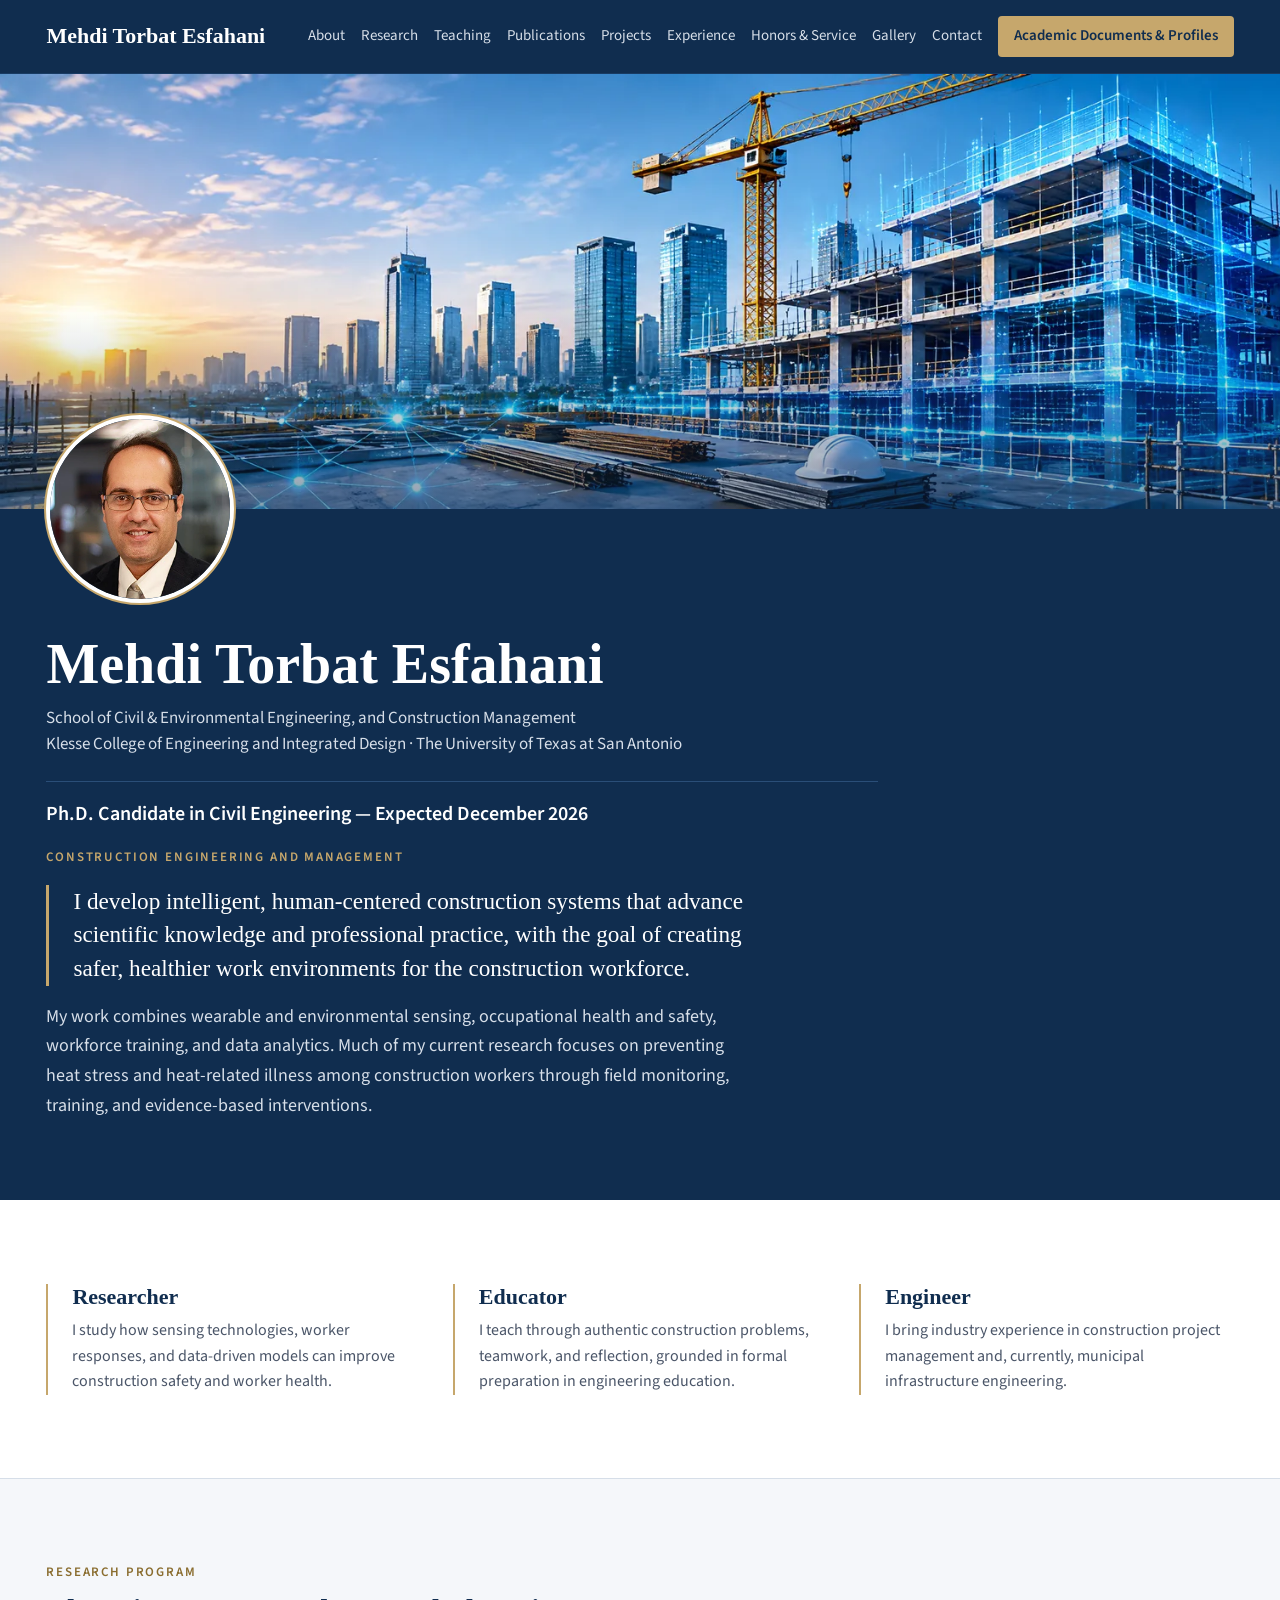
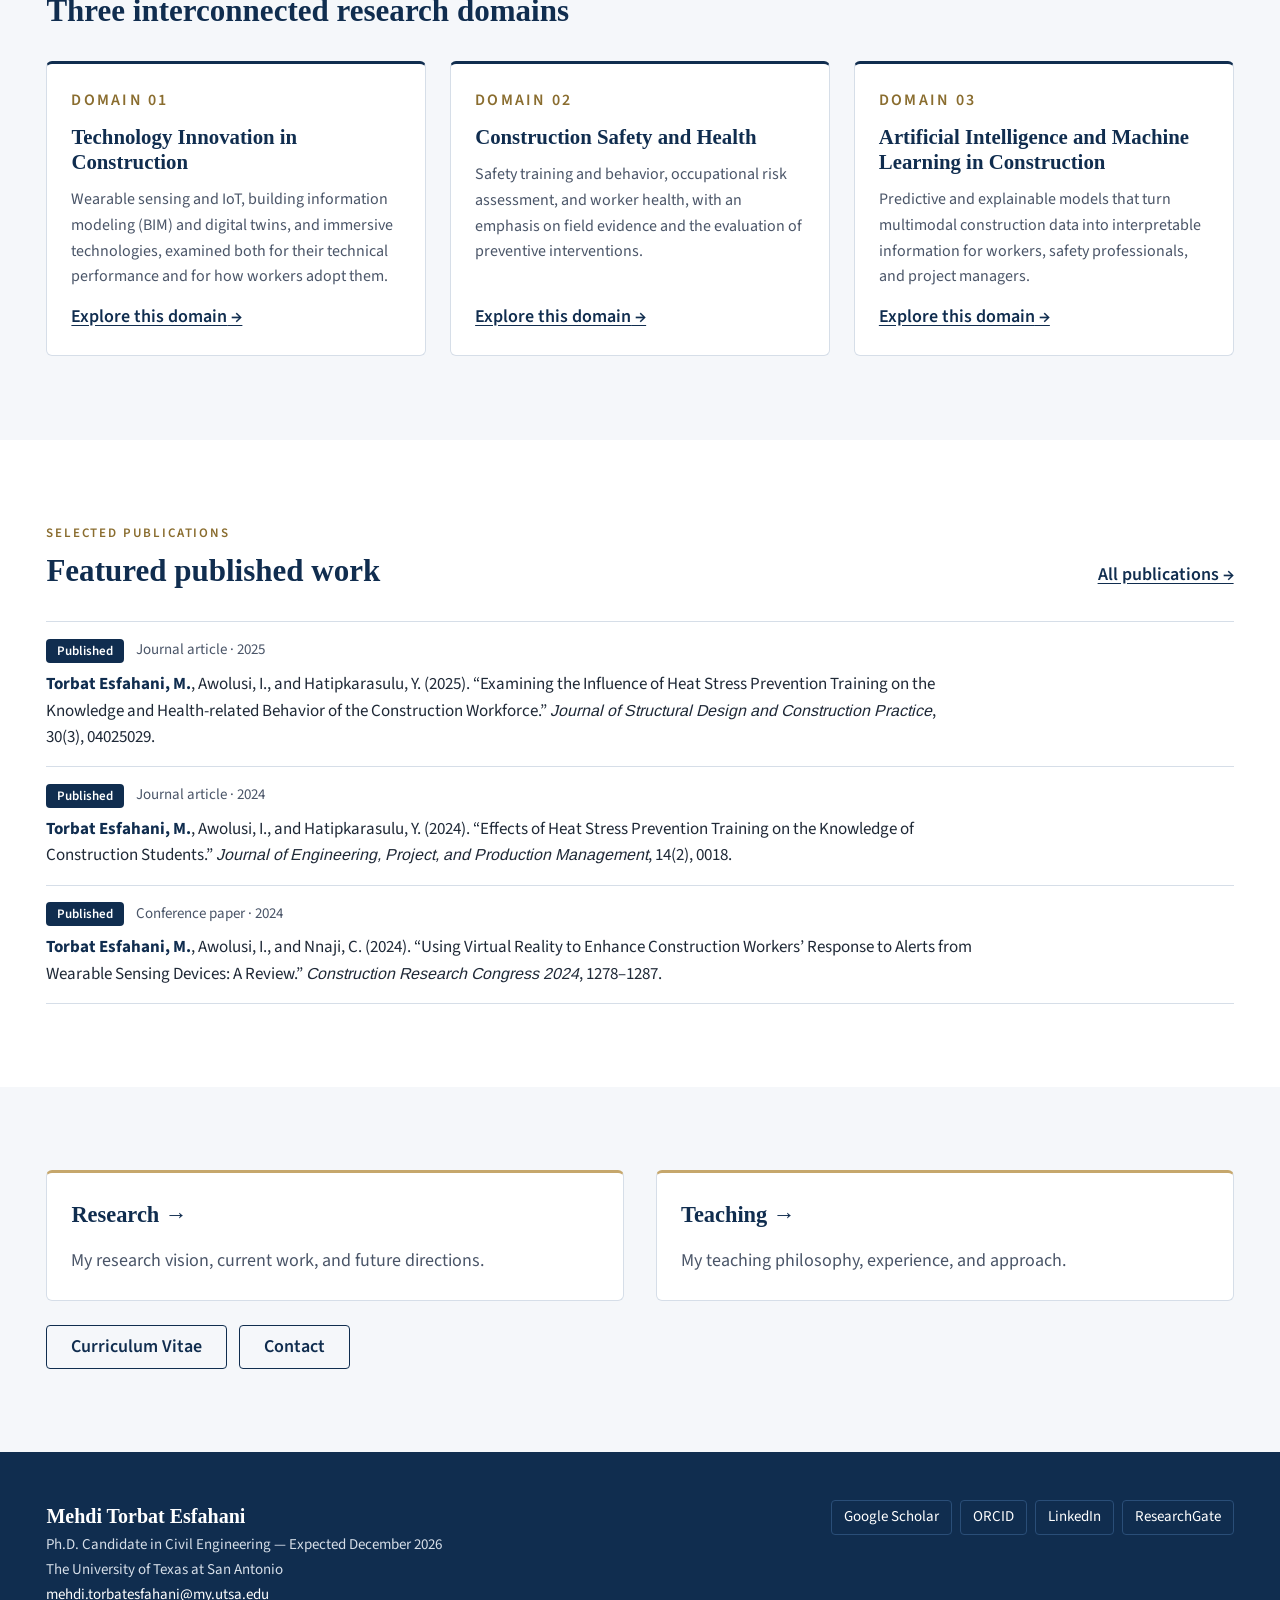
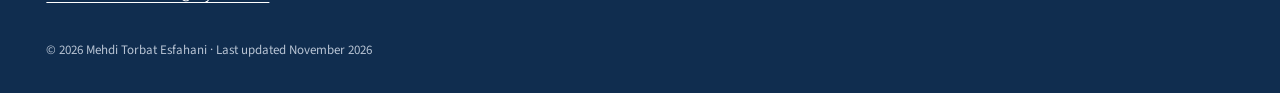
<file: index.html>
<!doctype html>
<html lang="en">
<head>
  <meta charset="utf-8">
  <meta name="viewport" content="width=device-width, initial-scale=1">
  <title>Mehdi Torbat Esfahani — Construction Engineering and Management</title>
  <meta name="description" content="Mehdi Torbat Esfahani, civil engineering researcher at The University of Texas at San Antonio: research on intelligent, human-centered construction systems, construction safety and health, and AI in construction.">
  <meta name="author" content="Mehdi Torbat Esfahani">
  <meta property="og:type" content="website">
  <meta property="og:title" content="Mehdi Torbat Esfahani — Construction Engineering and Management">
  <meta property="og:description" content="Mehdi Torbat Esfahani, civil engineering researcher at The University of Texas at San Antonio: research on intelligent, human-centered construction systems, construction safety and health, and AI in construction.">
  <meta name="theme-color" content="#102D4F">
  <link rel="icon" href="assets/img/favicon.svg" type="image/svg+xml">
  <link rel="preload" href="assets/fonts/SourceSans3-Variable.woff" as="font" type="font/woff" crossorigin>
  <link rel="stylesheet" href="assets/css/tokens.css">
  <link rel="stylesheet" href="assets/css/site.css">
  <script>document.documentElement.classList.add("js");</script>
</head>
<body>
  <a class="skip-link" href="#main">Skip to main content</a>
  <header class="site-header">
    <div class="container header-inner">
      <a class="brand" href="index.html">Mehdi Torbat Esfahani</a>
      <button class="nav-toggle" type="button" aria-expanded="false" aria-controls="site-nav">
        <svg aria-hidden="true" viewBox="0 0 24 24" fill="none" stroke="currentColor" stroke-width="2"><path d="M4 7h16M4 12h16M4 17h16"/></svg>
        <span class="nav-toggle-label">Menu</span>
      </button>
      <nav id="site-nav" class="site-nav" aria-label="Primary">
        <ul>
        <li><a href="about.html">About</a></li>
        <li><a href="research.html">Research</a></li>
        <li><a href="teaching.html">Teaching</a></li>
        <li><a href="publications.html">Publications</a></li>
        <li><a href="projects.html">Projects</a></li>
        <li><a href="experience.html">Experience</a></li>
        <li><a href="honors.html">Honors &amp; Service</a></li>
        <li><a href="gallery.html">Gallery</a></li>
        <li><a href="contact.html">Contact</a></li>
        <li><a class="nav-cv" href="cv.html">Academic Documents &amp; Profiles</a></li>
        </ul>
      </nav>
    </div>
  </header>

  <main id="main" tabindex="-1">
    <section class="hero hero--cover" aria-labelledby="hero-name">
      <div class="cover">
        <picture>
          <source type="image/webp" srcset="assets/img/cover-768.webp 768w, assets/img/cover-1536.webp 1536w, assets/img/cover-2172.webp 2172w" sizes="100vw">
          <img class="cover-img" src="assets/img/cover-1536.jpg" srcset="assets/img/cover-768.jpg 768w, assets/img/cover-1536.jpg 1536w, assets/img/cover-2172.jpg 2172w" sizes="100vw" alt="" width="2172" height="724" decoding="async" fetchpriority="high" onerror="this.parentNode.remove()">
        </picture>
      </div>
      <div class="container cover-body">
        <div class="portrait portrait--avatar"><picture><source type="image/webp" srcset="assets/img/portrait.webp"><img class="portrait-photo" src="assets/img/portrait.jpg" alt="Mehdi Torbat Esfahani" width="300" height="330" decoding="async" onerror="var p=this.closest('.portrait');p.classList.add('no-photo');p.setAttribute('role','img');p.setAttribute('aria-label','Portrait of Mehdi Torbat Esfahani');this.parentNode.remove();"></picture><span class="monogram" aria-hidden="true">MTE</span></div>
        <div class="cover-intro">
          <h1 id="hero-name">Mehdi Torbat Esfahani</h1>
          <p class="affiliation">School of Civil &amp; Environmental Engineering, and Construction Management<br>Klesse College of Engineering and Integrated Design · The University of Texas at San Antonio</p>
          <p class="degree" data-config="degreeStatus">Doctoral studies in Civil Engineering</p>
          <p class="eyebrow" style="margin-top:var(--s4)">Construction Engineering and Management</p>
          <p class="vision">I develop intelligent, human-centered construction systems that advance scientific knowledge and professional practice, with the goal of creating safer, healthier work environments for the construction workforce.</p>
          <p class="specialization">My work combines wearable and environmental sensing, occupational health and safety, workforce training, and data analytics. Much of my current research focuses on preventing heat stress and heat-related illness among construction workers through field monitoring, training, and evidence-based interventions.</p>
        </div>
      </div>
    </section>

    <section class="section" aria-label="Professional identity" style="border-bottom:1px solid var(--line)">
      <div class="container identity">
        <div><h2>Researcher</h2><p>I study how sensing technologies, worker responses, and data-driven models can improve construction safety and worker health.</p></div>
        <div><h2>Educator</h2><p>I teach through authentic construction problems, teamwork, and reflection, grounded in formal preparation in engineering education.</p></div>
        <div><h2>Engineer</h2><p>I bring industry experience in construction project management and, currently, municipal infrastructure engineering.</p></div>
      </div>
    </section>

    <section class="section section--gray" aria-labelledby="domains-h">
      <div class="container">
        <div class="section-head"><div><p class="eyebrow">Research program</p><h2 id="domains-h">Three interconnected research domains</h2></div></div>
        <div class="grid-3">
          <article class="card card--top">
            <p class="eyebrow">Domain 01</p>
            <h3>Technology Innovation in Construction</h3>
            <p class="muted">Wearable sensing and IoT, building information modeling (BIM) and digital twins, and immersive technologies, examined both for their technical performance and for how workers adopt them.</p>
            <a class="more" href="research.html#domain-1">Explore this domain<span class="visually-hidden">: Technology Innovation in Construction</span> →</a>
          </article>
          <article class="card card--top">
            <p class="eyebrow">Domain 02</p>
            <h3>Construction Safety and Health</h3>
            <p class="muted">Safety training and behavior, occupational risk assessment, and worker health, with an emphasis on field evidence and the evaluation of preventive interventions.</p>
            <a class="more" href="research.html#domain-2">Explore this domain<span class="visually-hidden">: Construction Safety and Health</span> →</a>
          </article>
          <article class="card card--top">
            <p class="eyebrow">Domain 03</p>
            <h3>Artificial Intelligence and Machine Learning in Construction</h3>
            <p class="muted">Predictive and explainable models that turn multimodal construction data into interpretable information for workers, safety professionals, and project managers.</p>
            <a class="more" href="research.html#domain-3">Explore this domain<span class="visually-hidden">: Artificial Intelligence and Machine Learning in Construction</span> →</a>
          </article>
        </div>
      </div>
    </section>

    <section class="section" aria-labelledby="featured-h">
      <div class="container">
        <div class="section-head"><div><p class="eyebrow">Selected publications</p><h2 id="featured-h">Featured published work</h2></div><a href="publications.html" style="font-weight:600">All publications →</a></div>
        <ul class="pub-list">
          <li class="pub">
            <div class="pub-meta"><span class="badge badge--published">Published</span><span>Journal article · 2025</span></div>
            <p class="cite"><span class="me">Torbat Esfahani, M.</span>, Awolusi, I., and Hatipkarasulu, Y. (2025). “Examining the Influence of Heat Stress Prevention Training on the Knowledge and Health-related Behavior of the Construction Workforce.” <em>Journal of Structural Design and Construction Practice</em>, 30(3), 04025029.</p>
          </li>
          <li class="pub">
            <div class="pub-meta"><span class="badge badge--published">Published</span><span>Journal article · 2024</span></div>
            <p class="cite"><span class="me">Torbat Esfahani, M.</span>, Awolusi, I., and Hatipkarasulu, Y. (2024). “Effects of Heat Stress Prevention Training on the Knowledge of Construction Students.” <em>Journal of Engineering, Project, and Production Management</em>, 14(2), 0018.</p>
          </li>
          <li class="pub">
            <div class="pub-meta"><span class="badge badge--published">Published</span><span>Conference paper · 2024</span></div>
            <p class="cite"><span class="me">Torbat Esfahani, M.</span>, Awolusi, I., and Nnaji, C. (2024). “Using Virtual Reality to Enhance Construction Workers’ Response to Alerts from Wearable Sensing Devices: A Review.” <em>Construction Research Congress 2024</em>, 1278–1287.</p>
          </li>
        </ul>
      </div>
    </section>

    <section class="section section--gray" aria-label="Explore">
      <div class="container">
        <div class="grid-2">
          <a class="card card--gold link-card" href="research.html"><strong>Research →</strong><span>My research vision, current work, and future directions.</span></a>
          <a class="card card--gold link-card" href="teaching.html"><strong>Teaching →</strong><span>My teaching philosophy, experience, and approach.</span></a>
        </div>
        <div class="btn-row" style="margin-top:var(--s5)">
          <a class="btn btn--outline" href="assets/docs/mehdi-torbat-esfahani-cv.pdf" target="_blank" rel="noopener noreferrer" data-cv-link>Curriculum Vitae<span class="visually-hidden"> (PDF, opens in a new tab)</span></a>
          <a class="btn btn--outline" href="contact.html">Contact</a>
        </div>
      </div>
    </section>
  </main>

  <footer class="site-footer">
    <div class="container">
      <div class="footer-inner">
        <div>
          <p class="footer-name">Mehdi Torbat Esfahani</p>
          <p data-config="degreeStatus">Doctoral studies in Civil Engineering</p>
          <p>The University of Texas at San Antonio</p>
          <p><a href="mailto:mehdi.torbatesfahani@my.utsa.edu" data-config="email">mehdi.torbatesfahani@my.utsa.edu</a></p>
        </div>
        <ul class="footer-profiles" aria-label="Academic profiles">
          <li data-profile="googleScholar"><a href="https://scholar.google.com/citations?user=h_LpC_QAAAAJ&amp;hl=en&amp;oi=ao" target="_blank" rel="noopener noreferrer">Google Scholar<span class="visually-hidden"> (opens in a new tab)</span></a></li>
          <li data-profile="orcid"><a href="https://orcid.org/0009-0005-9942-5715" target="_blank" rel="noopener noreferrer">ORCID<span class="visually-hidden"> (opens in a new tab)</span></a></li>
          <li data-profile="linkedin"><a href="https://www.linkedin.com/in/mehditorbat" target="_blank" rel="noopener noreferrer">LinkedIn<span class="visually-hidden"> (opens in a new tab)</span></a></li>
          <li data-profile="researchgate"><a href="https://www.researchgate.net/profile/Mehdi-Torbat-Esfahani-2" target="_blank" rel="noopener noreferrer">ResearchGate<span class="visually-hidden"> (opens in a new tab)</span></a></li>
        </ul>
      </div>
      <p class="footer-legal">© 2026 Mehdi Torbat Esfahani · Last updated <span data-config="lastUpdated">November 2026</span></p>
    </div>
  </footer>
  <script src="assets/js/site-config.js"></script>
  <script src="assets/js/site.js"></script>
</body>
</html>
</file>
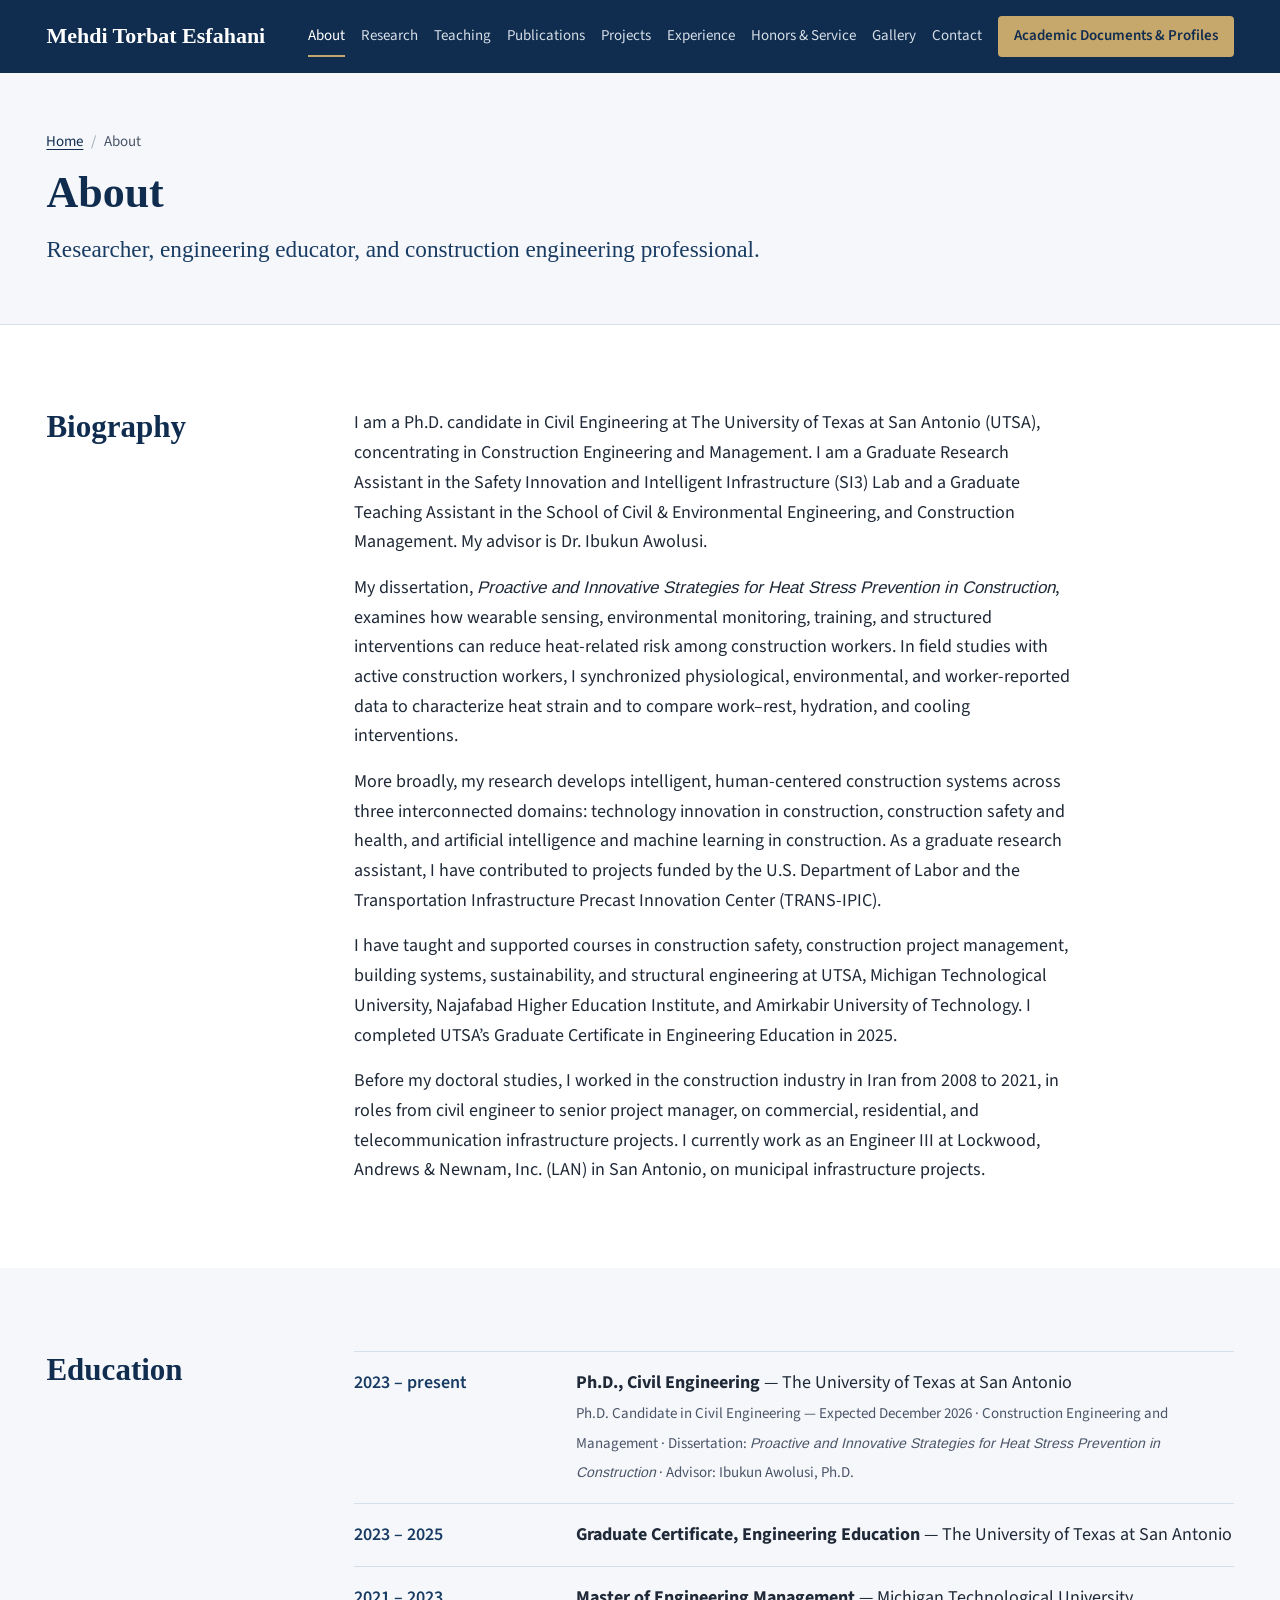
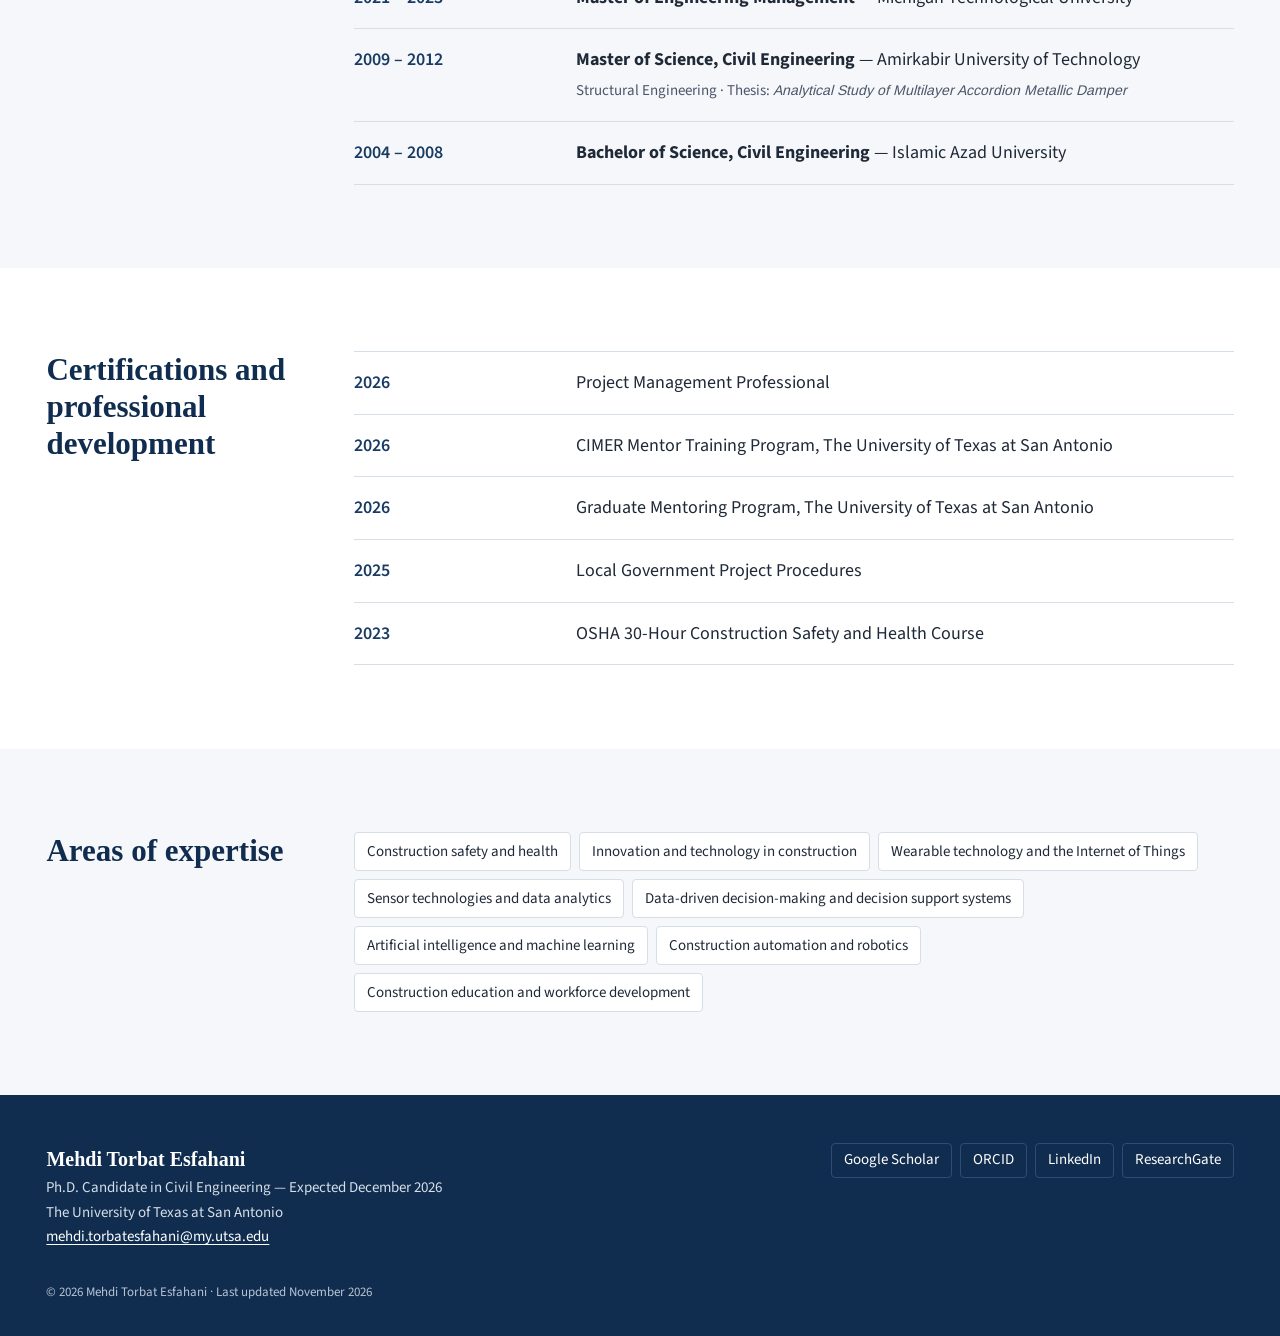
<file: about.html>
<!doctype html>
<html lang="en">
<head>
  <meta charset="utf-8">
  <meta name="viewport" content="width=device-width, initial-scale=1">
  <title>About | Mehdi Torbat Esfahani</title>
  <meta name="description" content="Biography, education, and certifications of Mehdi Torbat Esfahani, Civil Engineering (Construction Engineering and Management), The University of Texas at San Antonio.">
  <meta name="author" content="Mehdi Torbat Esfahani">
  <meta property="og:type" content="website">
  <meta property="og:title" content="About | Mehdi Torbat Esfahani">
  <meta property="og:description" content="Biography, education, and certifications of Mehdi Torbat Esfahani, Civil Engineering (Construction Engineering and Management), The University of Texas at San Antonio.">
  <meta name="theme-color" content="#102D4F">
  <link rel="icon" href="assets/img/favicon.svg" type="image/svg+xml">
  <link rel="preload" href="assets/fonts/SourceSans3-Variable.woff" as="font" type="font/woff" crossorigin>
  <link rel="stylesheet" href="assets/css/tokens.css">
  <link rel="stylesheet" href="assets/css/site.css">
  <script>document.documentElement.classList.add("js");</script>
</head>
<body>
  <a class="skip-link" href="#main">Skip to main content</a>
  <header class="site-header">
    <div class="container header-inner">
      <a class="brand" href="index.html">Mehdi Torbat Esfahani</a>
      <button class="nav-toggle" type="button" aria-expanded="false" aria-controls="site-nav">
        <svg aria-hidden="true" viewBox="0 0 24 24" fill="none" stroke="currentColor" stroke-width="2"><path d="M4 7h16M4 12h16M4 17h16"/></svg>
        <span class="nav-toggle-label">Menu</span>
      </button>
      <nav id="site-nav" class="site-nav" aria-label="Primary">
        <ul>
        <li><a href="about.html" aria-current="page">About</a></li>
        <li><a href="research.html">Research</a></li>
        <li><a href="teaching.html">Teaching</a></li>
        <li><a href="publications.html">Publications</a></li>
        <li><a href="projects.html">Projects</a></li>
        <li><a href="experience.html">Experience</a></li>
        <li><a href="honors.html">Honors &amp; Service</a></li>
        <li><a href="gallery.html">Gallery</a></li>
        <li><a href="contact.html">Contact</a></li>
        <li><a class="nav-cv" href="cv.html">Academic Documents &amp; Profiles</a></li>
        </ul>
      </nav>
    </div>
  </header>

  <main id="main" tabindex="-1">
    <div class="page-head">
      <div class="container">
        <nav class="breadcrumb" aria-label="Breadcrumb"><ol><li><a href="index.html">Home</a></li><li aria-current="page">About</li></ol></nav>
        <h1>About</h1>
        <p class="lead">Researcher, engineering educator, and construction engineering professional.</p>
      </div>
    </div>

    <section class="section">
      <div class="container two-col">
        <h2>Biography</h2>
        <div class="prose measure">
          <p>I am a <span data-config="degreeRole">doctoral researcher</span> in Civil Engineering at The University of Texas at San Antonio (UTSA), concentrating in Construction Engineering and Management. I am a Graduate Research Assistant in the Safety Innovation and Intelligent Infrastructure (SI3) Lab and a Graduate Teaching Assistant in the School of Civil &amp; Environmental Engineering, and Construction Management. My advisor is Dr. Ibukun Awolusi.</p>
          <p>My dissertation, <em>Proactive and Innovative Strategies for Heat Stress Prevention in Construction</em>, examines how wearable sensing, environmental monitoring, training, and structured interventions can reduce heat-related risk among construction workers. In field studies with active construction workers, I synchronized physiological, environmental, and worker-reported data to characterize heat strain and to compare work–rest, hydration, and cooling interventions.</p>
          <p>More broadly, my research develops intelligent, human-centered construction systems across three interconnected domains: technology innovation in construction, construction safety and health, and artificial intelligence and machine learning in construction. As a graduate research assistant, I have contributed to projects funded by the U.S. Department of Labor and the Transportation Infrastructure Precast Innovation Center (TRANS-IPIC).</p>
          <p>I have taught and supported courses in construction safety, construction project management, building systems, sustainability, and structural engineering at UTSA, Michigan Technological University, Najafabad Higher Education Institute, and Amirkabir University of Technology. I completed UTSA’s Graduate Certificate in Engineering Education in 2025.</p>
          <p>Before my doctoral studies, I worked in the construction industry in Iran from 2008 to 2021, in roles from civil engineer to senior project manager, on commercial, residential, and telecommunication infrastructure projects. I currently work as an Engineer III at Lockwood, Andrews &amp; Newnam, Inc. (LAN) in San Antonio, on municipal infrastructure projects.</p>
        </div>
      </div>
    </section>

    <section class="section section--gray" aria-labelledby="edu-h">
      <div class="container two-col">
        <h2 id="edu-h">Education</h2>
        <ol class="rows" reversed>
          <li><span class="when" data-config="degreeYears">Since 2023</span><div><strong>Ph.D., Civil Engineering</strong> — The University of Texas at San Antonio<br><span class="muted small"><span data-config="degreeStatus">Doctoral studies in Civil Engineering</span> · Construction Engineering and Management · Dissertation: <em>Proactive and Innovative Strategies for Heat Stress Prevention in Construction</em> · Advisor: Ibukun Awolusi, Ph.D.</span></div></li>
          <li><span class="when">2023 – 2025</span><div><strong>Graduate Certificate, Engineering Education</strong> — The University of Texas at San Antonio</div></li>
          <li><span class="when">2021 – 2023</span><div><strong>Master of Engineering Management</strong> — Michigan Technological University</div></li>
          <li><span class="when">2009 – 2012</span><div><strong>Master of Science, Civil Engineering</strong> — Amirkabir University of Technology<br><span class="muted small">Structural Engineering · Thesis: <em>Analytical Study of Multilayer Accordion Metallic Damper</em></span></div></li>
          <li><span class="when">2004 – 2008</span><div><strong>Bachelor of Science, Civil Engineering</strong> — Islamic Azad University</div></li>
        </ol>
      </div>
    </section>

    <section class="section" aria-labelledby="cert-h">
      <div class="container two-col">
        <h2 id="cert-h">Certifications and professional development</h2>
        <ul class="rows">
          <li><span class="when">2026</span><span>Project Management Professional</span></li>
          <li><span class="when">2026</span><span>CIMER Mentor Training Program, The University of Texas at San Antonio</span></li>
          <li><span class="when">2026</span><span>Graduate Mentoring Program, The University of Texas at San Antonio</span></li>
          <li><span class="when">2025</span><span>Local Government Project Procedures</span></li>
          <li><span class="when">2023</span><span>OSHA 30-Hour Construction Safety and Health Course</span></li>
        </ul>
      </div>
    </section>

    <section class="section section--gray" aria-labelledby="exp-h">
      <div class="container two-col">
        <h2 id="exp-h">Areas of expertise</h2>
        <ul class="chips">
          <li>Construction safety and health</li><li>Innovation and technology in construction</li><li>Wearable technology and the Internet of Things</li><li>Sensor technologies and data analytics</li><li>Data-driven decision-making and decision support systems</li><li>Artificial intelligence and machine learning</li><li>Construction automation and robotics</li><li>Construction education and workforce development</li>
        </ul>
      </div>
    </section>
  </main>

  <footer class="site-footer">
    <div class="container">
      <div class="footer-inner">
        <div>
          <p class="footer-name">Mehdi Torbat Esfahani</p>
          <p data-config="degreeStatus">Doctoral studies in Civil Engineering</p>
          <p>The University of Texas at San Antonio</p>
          <p><a href="mailto:mehdi.torbatesfahani@my.utsa.edu" data-config="email">mehdi.torbatesfahani@my.utsa.edu</a></p>
        </div>
        <ul class="footer-profiles" aria-label="Academic profiles">
          <li data-profile="googleScholar"><a href="https://scholar.google.com/citations?user=h_LpC_QAAAAJ&amp;hl=en&amp;oi=ao" target="_blank" rel="noopener noreferrer">Google Scholar<span class="visually-hidden"> (opens in a new tab)</span></a></li>
          <li data-profile="orcid"><a href="https://orcid.org/0009-0005-9942-5715" target="_blank" rel="noopener noreferrer">ORCID<span class="visually-hidden"> (opens in a new tab)</span></a></li>
          <li data-profile="linkedin"><a href="https://www.linkedin.com/in/mehditorbat" target="_blank" rel="noopener noreferrer">LinkedIn<span class="visually-hidden"> (opens in a new tab)</span></a></li>
          <li data-profile="researchgate"><a href="https://www.researchgate.net/profile/Mehdi-Torbat-Esfahani-2" target="_blank" rel="noopener noreferrer">ResearchGate<span class="visually-hidden"> (opens in a new tab)</span></a></li>
        </ul>
      </div>
      <p class="footer-legal">© 2026 Mehdi Torbat Esfahani · Last updated <span data-config="lastUpdated">November 2026</span></p>
    </div>
  </footer>
  <script src="assets/js/site-config.js"></script>
  <script src="assets/js/site.js"></script>
</body>
</html>
</file>
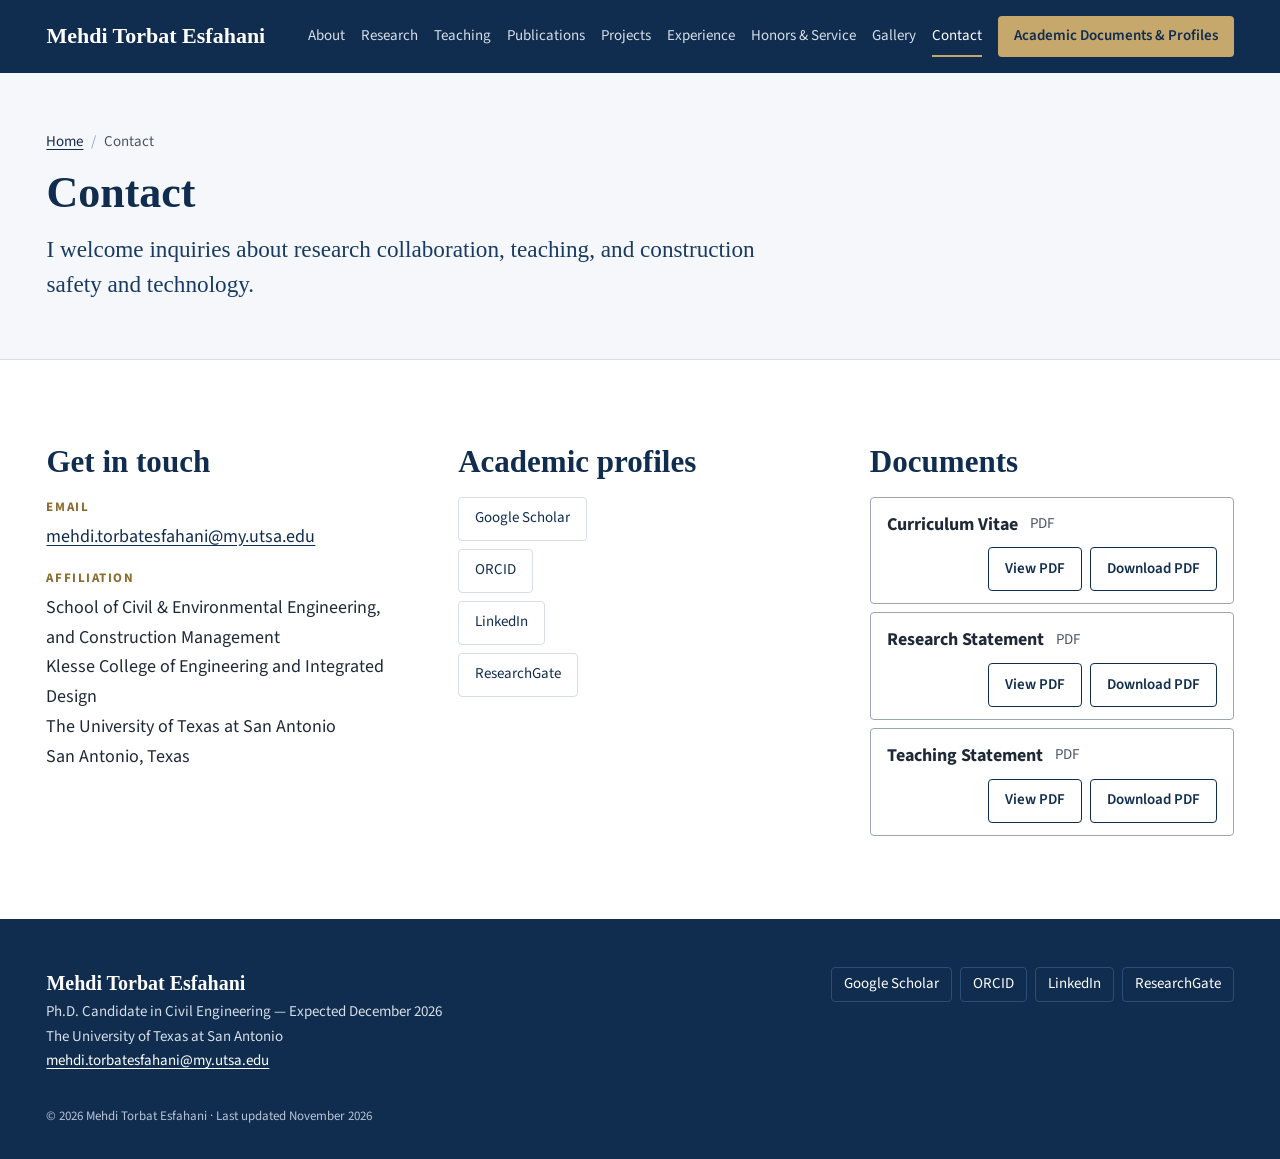
<file: contact.html>
<!doctype html>
<html lang="en">
<head>
  <meta charset="utf-8">
  <meta name="viewport" content="width=device-width, initial-scale=1">
  <title>Contact | Mehdi Torbat Esfahani</title>
  <meta name="description" content="Contact information and academic profiles for Mehdi Torbat Esfahani, The University of Texas at San Antonio.">
  <meta name="author" content="Mehdi Torbat Esfahani">
  <meta property="og:type" content="website">
  <meta property="og:title" content="Contact | Mehdi Torbat Esfahani">
  <meta property="og:description" content="Contact information and academic profiles for Mehdi Torbat Esfahani, The University of Texas at San Antonio.">
  <meta name="theme-color" content="#102D4F">
  <link rel="icon" href="assets/img/favicon.svg" type="image/svg+xml">
  <link rel="preload" href="assets/fonts/SourceSans3-Variable.woff" as="font" type="font/woff" crossorigin>
  <link rel="stylesheet" href="assets/css/tokens.css">
  <link rel="stylesheet" href="assets/css/site.css">
  <script>document.documentElement.classList.add("js");</script>
</head>
<body>
  <a class="skip-link" href="#main">Skip to main content</a>
  <header class="site-header">
    <div class="container header-inner">
      <a class="brand" href="index.html">Mehdi Torbat Esfahani</a>
      <button class="nav-toggle" type="button" aria-expanded="false" aria-controls="site-nav">
        <svg aria-hidden="true" viewBox="0 0 24 24" fill="none" stroke="currentColor" stroke-width="2"><path d="M4 7h16M4 12h16M4 17h16"/></svg>
        <span class="nav-toggle-label">Menu</span>
      </button>
      <nav id="site-nav" class="site-nav" aria-label="Primary">
        <ul>
        <li><a href="about.html">About</a></li>
        <li><a href="research.html">Research</a></li>
        <li><a href="teaching.html">Teaching</a></li>
        <li><a href="publications.html">Publications</a></li>
        <li><a href="projects.html">Projects</a></li>
        <li><a href="experience.html">Experience</a></li>
        <li><a href="honors.html">Honors &amp; Service</a></li>
        <li><a href="gallery.html">Gallery</a></li>
        <li><a href="contact.html" aria-current="page">Contact</a></li>
        <li><a class="nav-cv" href="cv.html">Academic Documents &amp; Profiles</a></li>
        </ul>
      </nav>
    </div>
  </header>

  <main id="main" tabindex="-1">
    <div class="page-head">
      <div class="container">
        <nav class="breadcrumb" aria-label="Breadcrumb"><ol><li><a href="index.html">Home</a></li><li aria-current="page">Contact</li></ol></nav>
        <h1>Contact</h1>
        <p class="lead">I welcome inquiries about research collaboration, teaching, and construction safety and technology.</p>
      </div>
    </div>

    <section class="section">
      <div class="container contact-grid">
        <div class="stack">
          <h2>Get in touch</h2>
          <div><span class="label">Email</span><a href="mailto:mehdi.torbatesfahani@my.utsa.edu" data-config="email" style="font-size:1.125rem">mehdi.torbatesfahani@my.utsa.edu</a></div>
          <div><span class="label">Affiliation</span><p>School of Civil &amp; Environmental Engineering, and Construction Management<br>Klesse College of Engineering and Integrated Design<br>The University of Texas at San Antonio<br>San Antonio, Texas</p></div>
        </div>
        <div class="stack">
          <h2>Academic profiles</h2>
          <ul class="profile-list">
            <li data-profile="googleScholar"><a href="https://scholar.google.com/citations?user=h_LpC_QAAAAJ&amp;hl=en&amp;oi=ao" target="_blank" rel="noopener noreferrer">Google Scholar<span class="visually-hidden"> (opens in a new tab)</span></a></li>
            <li data-profile="orcid"><a href="https://orcid.org/0009-0005-9942-5715" target="_blank" rel="noopener noreferrer">ORCID<span class="visually-hidden"> (opens in a new tab)</span></a></li>
            <li data-profile="linkedin"><a href="https://www.linkedin.com/in/mehditorbat" target="_blank" rel="noopener noreferrer">LinkedIn<span class="visually-hidden"> (opens in a new tab)</span></a></li>
            <li data-profile="researchgate"><a href="https://www.researchgate.net/profile/Mehdi-Torbat-Esfahani-2" target="_blank" rel="noopener noreferrer">ResearchGate<span class="visually-hidden"> (opens in a new tab)</span></a></li>
          </ul>
        </div>
        <div class="stack" id="documents">
          <h2>Documents</h2>
          <ul class="doc-list">
            <li data-doc="cv" class="available"><strong>Curriculum Vitae</strong> <span class="doc-type">PDF</span>
              <span class="doc-actions"><a class="btn btn--outline btn--sm" href="assets/docs/mehdi-torbat-esfahani-cv.pdf" target="_blank" rel="noopener noreferrer">View PDF<span class="visually-hidden">: Curriculum Vitae (opens in a new tab)</span></a> <a class="btn btn--outline btn--sm" href="assets/docs/mehdi-torbat-esfahani-cv.pdf" download="Mehdi-Torbat-Esfahani-CV.pdf">Download PDF<span class="visually-hidden">: Curriculum Vitae</span></a></span></li>
            <li data-doc="research" class="available"><strong>Research Statement</strong> <span class="doc-type">PDF</span>
              <span class="doc-actions"><a class="btn btn--outline btn--sm" href="assets/docs/mehdi-torbat-esfahani-research-statement.pdf" target="_blank" rel="noopener noreferrer">View PDF<span class="visually-hidden">: Research Statement (opens in a new tab)</span></a> <a class="btn btn--outline btn--sm" href="assets/docs/mehdi-torbat-esfahani-research-statement.pdf" download="Mehdi-Torbat-Esfahani-Research-Statement.pdf">Download PDF<span class="visually-hidden">: Research Statement</span></a></span></li>
            <li data-doc="teaching" class="available"><strong>Teaching Statement</strong> <span class="doc-type">PDF</span>
              <span class="doc-actions"><a class="btn btn--outline btn--sm" href="assets/docs/mehdi-torbat-esfahani-teaching-statement.pdf" target="_blank" rel="noopener noreferrer">View PDF<span class="visually-hidden">: Teaching Statement (opens in a new tab)</span></a> <a class="btn btn--outline btn--sm" href="assets/docs/mehdi-torbat-esfahani-teaching-statement.pdf" download="Mehdi-Torbat-Esfahani-Teaching-Statement.pdf">Download PDF<span class="visually-hidden">: Teaching Statement</span></a></span></li>
          </ul>
        </div>
      </div>
    </section>
  </main>

  <footer class="site-footer">
    <div class="container">
      <div class="footer-inner">
        <div>
          <p class="footer-name">Mehdi Torbat Esfahani</p>
          <p data-config="degreeStatus">Doctoral studies in Civil Engineering</p>
          <p>The University of Texas at San Antonio</p>
          <p><a href="mailto:mehdi.torbatesfahani@my.utsa.edu" data-config="email">mehdi.torbatesfahani@my.utsa.edu</a></p>
        </div>
        <ul class="footer-profiles" aria-label="Academic profiles">
          <li data-profile="googleScholar"><a href="https://scholar.google.com/citations?user=h_LpC_QAAAAJ&amp;hl=en&amp;oi=ao" target="_blank" rel="noopener noreferrer">Google Scholar<span class="visually-hidden"> (opens in a new tab)</span></a></li>
          <li data-profile="orcid"><a href="https://orcid.org/0009-0005-9942-5715" target="_blank" rel="noopener noreferrer">ORCID<span class="visually-hidden"> (opens in a new tab)</span></a></li>
          <li data-profile="linkedin"><a href="https://www.linkedin.com/in/mehditorbat" target="_blank" rel="noopener noreferrer">LinkedIn<span class="visually-hidden"> (opens in a new tab)</span></a></li>
          <li data-profile="researchgate"><a href="https://www.researchgate.net/profile/Mehdi-Torbat-Esfahani-2" target="_blank" rel="noopener noreferrer">ResearchGate<span class="visually-hidden"> (opens in a new tab)</span></a></li>
        </ul>
      </div>
      <p class="footer-legal">© 2026 Mehdi Torbat Esfahani · Last updated <span data-config="lastUpdated">November 2026</span></p>
    </div>
  </footer>
  <script src="assets/js/site-config.js"></script>
  <script src="assets/js/site.js"></script>
</body>
</html>
</file>
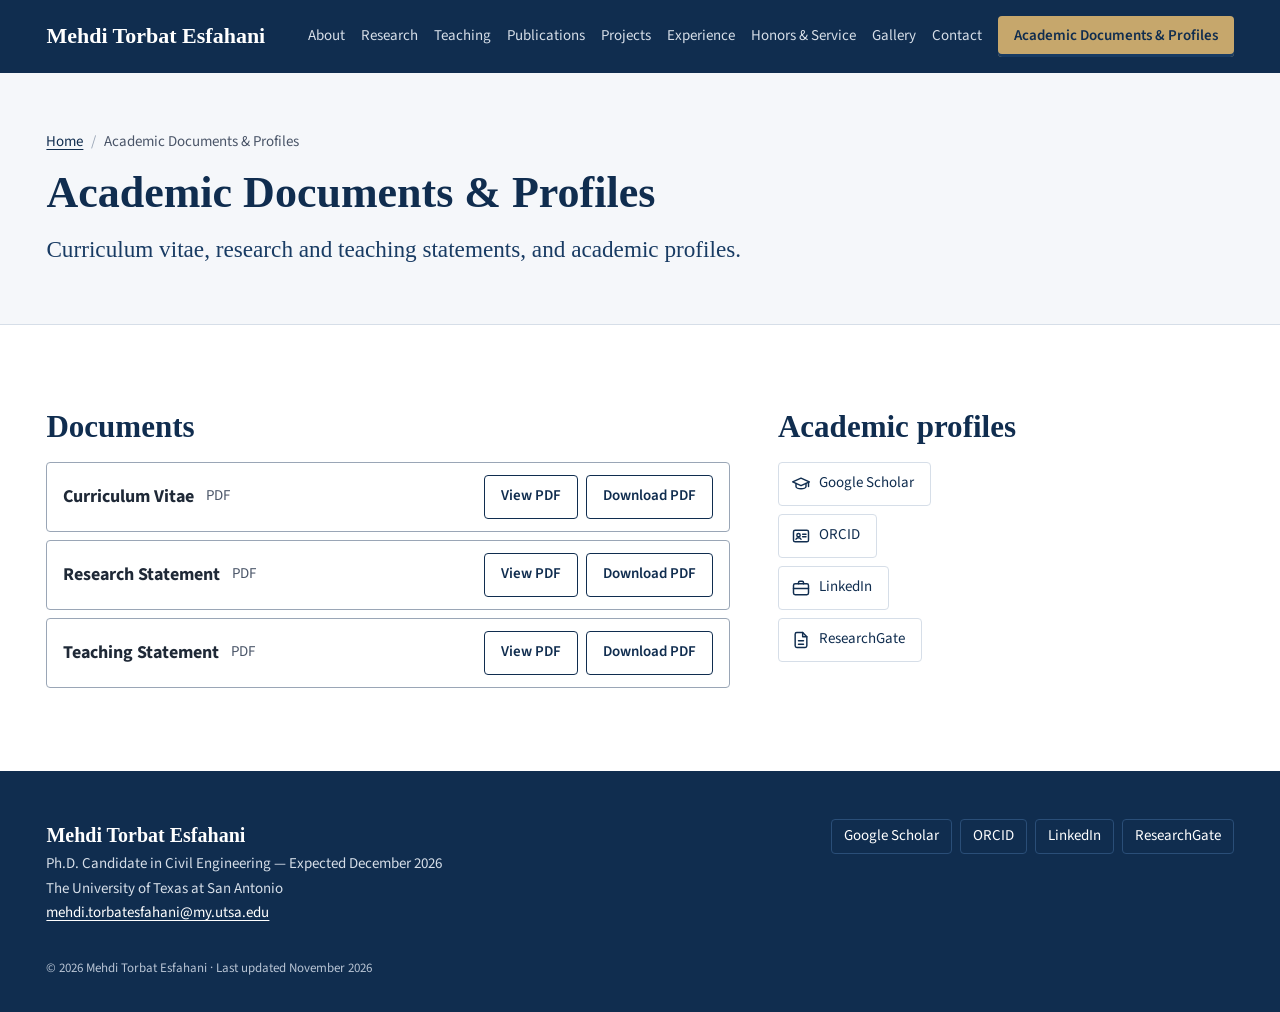
<file: cv.html>
<!doctype html>
<html lang="en">
<head>
  <meta charset="utf-8">
  <meta name="viewport" content="width=device-width, initial-scale=1">
  <title>Academic Documents &amp; Profiles | Mehdi Torbat Esfahani</title>
  <meta name="description" content="Curriculum vitae, research statement, teaching statement, and academic profiles of Mehdi Torbat Esfahani.">
  <meta name="author" content="Mehdi Torbat Esfahani">
  <meta property="og:type" content="website">
  <meta property="og:title" content="Academic Documents &amp; Profiles | Mehdi Torbat Esfahani">
  <meta property="og:description" content="Curriculum vitae, research statement, teaching statement, and academic profiles of Mehdi Torbat Esfahani.">
  <meta name="theme-color" content="#102D4F">
  <link rel="icon" href="assets/img/favicon.svg" type="image/svg+xml">
  <link rel="preload" href="assets/fonts/SourceSans3-Variable.woff" as="font" type="font/woff" crossorigin>
  <link rel="stylesheet" href="assets/css/tokens.css">
  <link rel="stylesheet" href="assets/css/site.css">
  <script>document.documentElement.classList.add("js");</script>
</head>
<body>
  <a class="skip-link" href="#main">Skip to main content</a>
  <header class="site-header">
    <div class="container header-inner">
      <a class="brand" href="index.html">Mehdi Torbat Esfahani</a>
      <button class="nav-toggle" type="button" aria-expanded="false" aria-controls="site-nav">
        <svg aria-hidden="true" viewBox="0 0 24 24" fill="none" stroke="currentColor" stroke-width="2"><path d="M4 7h16M4 12h16M4 17h16"/></svg>
        <span class="nav-toggle-label">Menu</span>
      </button>
      <nav id="site-nav" class="site-nav" aria-label="Primary">
        <ul>
        <li><a href="about.html">About</a></li>
        <li><a href="research.html">Research</a></li>
        <li><a href="teaching.html">Teaching</a></li>
        <li><a href="publications.html">Publications</a></li>
        <li><a href="projects.html">Projects</a></li>
        <li><a href="experience.html">Experience</a></li>
        <li><a href="honors.html">Honors &amp; Service</a></li>
        <li><a href="gallery.html">Gallery</a></li>
        <li><a href="contact.html">Contact</a></li>
        <li><a class="nav-cv" href="cv.html" aria-current="page">Academic Documents &amp; Profiles</a></li>
        </ul>
      </nav>
    </div>
  </header>

  <main id="main" tabindex="-1">
    <div class="page-head">
      <div class="container">
        <nav class="breadcrumb" aria-label="Breadcrumb"><ol><li><a href="index.html">Home</a></li><li aria-current="page">Academic Documents &amp; Profiles</li></ol></nav>
        <h1>Academic Documents &amp; Profiles</h1>
        <p class="lead">Curriculum vitae, research and teaching statements, and academic profiles.</p>
      </div>
    </div>

    <section class="section">
      <div class="container docs-grid">
        <div class="stack" id="documents">
          <h2>Documents</h2>
          <ul class="doc-list">
            <li data-doc="cv" class="available"><strong>Curriculum Vitae</strong> <span class="doc-type">PDF</span>
              <span class="doc-actions"><a class="btn btn--outline btn--sm" href="assets/docs/mehdi-torbat-esfahani-cv.pdf" target="_blank" rel="noopener noreferrer">View PDF<span class="visually-hidden">: Curriculum Vitae (opens in a new tab)</span></a> <a class="btn btn--outline btn--sm" href="assets/docs/mehdi-torbat-esfahani-cv.pdf" download="Mehdi-Torbat-Esfahani-CV.pdf">Download PDF<span class="visually-hidden">: Curriculum Vitae</span></a></span></li>
            <li data-doc="research" class="available"><strong>Research Statement</strong> <span class="doc-type">PDF</span>
              <span class="doc-actions"><a class="btn btn--outline btn--sm" href="assets/docs/mehdi-torbat-esfahani-research-statement.pdf" target="_blank" rel="noopener noreferrer">View PDF<span class="visually-hidden">: Research Statement (opens in a new tab)</span></a> <a class="btn btn--outline btn--sm" href="assets/docs/mehdi-torbat-esfahani-research-statement.pdf" download="Mehdi-Torbat-Esfahani-Research-Statement.pdf">Download PDF<span class="visually-hidden">: Research Statement</span></a></span></li>
            <li data-doc="teaching" class="available"><strong>Teaching Statement</strong> <span class="doc-type">PDF</span>
              <span class="doc-actions"><a class="btn btn--outline btn--sm" href="assets/docs/mehdi-torbat-esfahani-teaching-statement.pdf" target="_blank" rel="noopener noreferrer">View PDF<span class="visually-hidden">: Teaching Statement (opens in a new tab)</span></a> <a class="btn btn--outline btn--sm" href="assets/docs/mehdi-torbat-esfahani-teaching-statement.pdf" download="Mehdi-Torbat-Esfahani-Teaching-Statement.pdf">Download PDF<span class="visually-hidden">: Teaching Statement</span></a></span></li>
          </ul>
        </div>
        <div class="stack" id="profiles">
          <h2>Academic profiles</h2>
          <ul class="profile-list profile-list--icons">
            <li data-profile="googleScholar"><a href="https://scholar.google.com/citations?user=h_LpC_QAAAAJ&amp;hl=en&amp;oi=ao" target="_blank" rel="noopener noreferrer"><svg class="p-icon" aria-hidden="true" focusable="false" viewBox="0 0 24 24" fill="none" stroke="currentColor" stroke-width="1.75" stroke-linecap="round" stroke-linejoin="round"><path d="M2 9.5 12 5l10 4.5-10 4.5L2 9.5Z"/><path d="M6 11.3V15c0 1.4 2.7 2.8 6 2.8s6-1.4 6-2.8v-3.7"/><path d="M21 10v5"/></svg>Google Scholar<span class="visually-hidden"> (opens in a new tab)</span></a></li>
            <li data-profile="orcid"><a href="https://orcid.org/0009-0005-9942-5715" target="_blank" rel="noopener noreferrer"><svg class="p-icon" aria-hidden="true" focusable="false" viewBox="0 0 24 24" fill="none" stroke="currentColor" stroke-width="1.75" stroke-linecap="round" stroke-linejoin="round"><rect x="3" y="5" width="18" height="14" rx="2"/><circle cx="9" cy="11" r="2"/><path d="M6 16c.6-1.4 1.7-2 3-2s2.4.6 3 2"/><path d="M14 10h4M14 13h4"/></svg>ORCID<span class="visually-hidden"> (opens in a new tab)</span></a></li>
            <li data-profile="linkedin"><a href="https://www.linkedin.com/in/mehditorbat" target="_blank" rel="noopener noreferrer"><svg class="p-icon" aria-hidden="true" focusable="false" viewBox="0 0 24 24" fill="none" stroke="currentColor" stroke-width="1.75" stroke-linecap="round" stroke-linejoin="round"><rect x="3" y="7" width="18" height="13" rx="2"/><path d="M9 7V5.5A1.5 1.5 0 0 1 10.5 4h3A1.5 1.5 0 0 1 15 5.5V7"/><path d="M3 12.5h18"/></svg>LinkedIn<span class="visually-hidden"> (opens in a new tab)</span></a></li>
            <li data-profile="researchgate"><a href="https://www.researchgate.net/profile/Mehdi-Torbat-Esfahani-2" target="_blank" rel="noopener noreferrer"><svg class="p-icon" aria-hidden="true" focusable="false" viewBox="0 0 24 24" fill="none" stroke="currentColor" stroke-width="1.75" stroke-linecap="round" stroke-linejoin="round"><path d="M14 3H7a2 2 0 0 0-2 2v14a2 2 0 0 0 2 2h10a2 2 0 0 0 2-2V8l-5-5Z"/><path d="M14 3v5h5"/><path d="M9 13h6M9 17h6"/></svg>ResearchGate<span class="visually-hidden"> (opens in a new tab)</span></a></li>
          </ul>
        </div>
      </div>
    </section>
  </main>

  <footer class="site-footer">
    <div class="container">
      <div class="footer-inner">
        <div>
          <p class="footer-name">Mehdi Torbat Esfahani</p>
          <p data-config="degreeStatus">Doctoral studies in Civil Engineering</p>
          <p>The University of Texas at San Antonio</p>
          <p><a href="mailto:mehdi.torbatesfahani@my.utsa.edu" data-config="email">mehdi.torbatesfahani@my.utsa.edu</a></p>
        </div>
        <ul class="footer-profiles" aria-label="Academic profiles">
          <li data-profile="googleScholar"><a href="https://scholar.google.com/citations?user=h_LpC_QAAAAJ&amp;hl=en&amp;oi=ao" target="_blank" rel="noopener noreferrer">Google Scholar<span class="visually-hidden"> (opens in a new tab)</span></a></li>
          <li data-profile="orcid"><a href="https://orcid.org/0009-0005-9942-5715" target="_blank" rel="noopener noreferrer">ORCID<span class="visually-hidden"> (opens in a new tab)</span></a></li>
          <li data-profile="linkedin"><a href="https://www.linkedin.com/in/mehditorbat" target="_blank" rel="noopener noreferrer">LinkedIn<span class="visually-hidden"> (opens in a new tab)</span></a></li>
          <li data-profile="researchgate"><a href="https://www.researchgate.net/profile/Mehdi-Torbat-Esfahani-2" target="_blank" rel="noopener noreferrer">ResearchGate<span class="visually-hidden"> (opens in a new tab)</span></a></li>
        </ul>
      </div>
      <p class="footer-legal">© 2026 Mehdi Torbat Esfahani · Last updated <span data-config="lastUpdated">November 2026</span></p>
    </div>
  </footer>
  <script src="assets/js/site-config.js"></script>
  <script src="assets/js/site.js"></script>
</body>
</html>
</file>
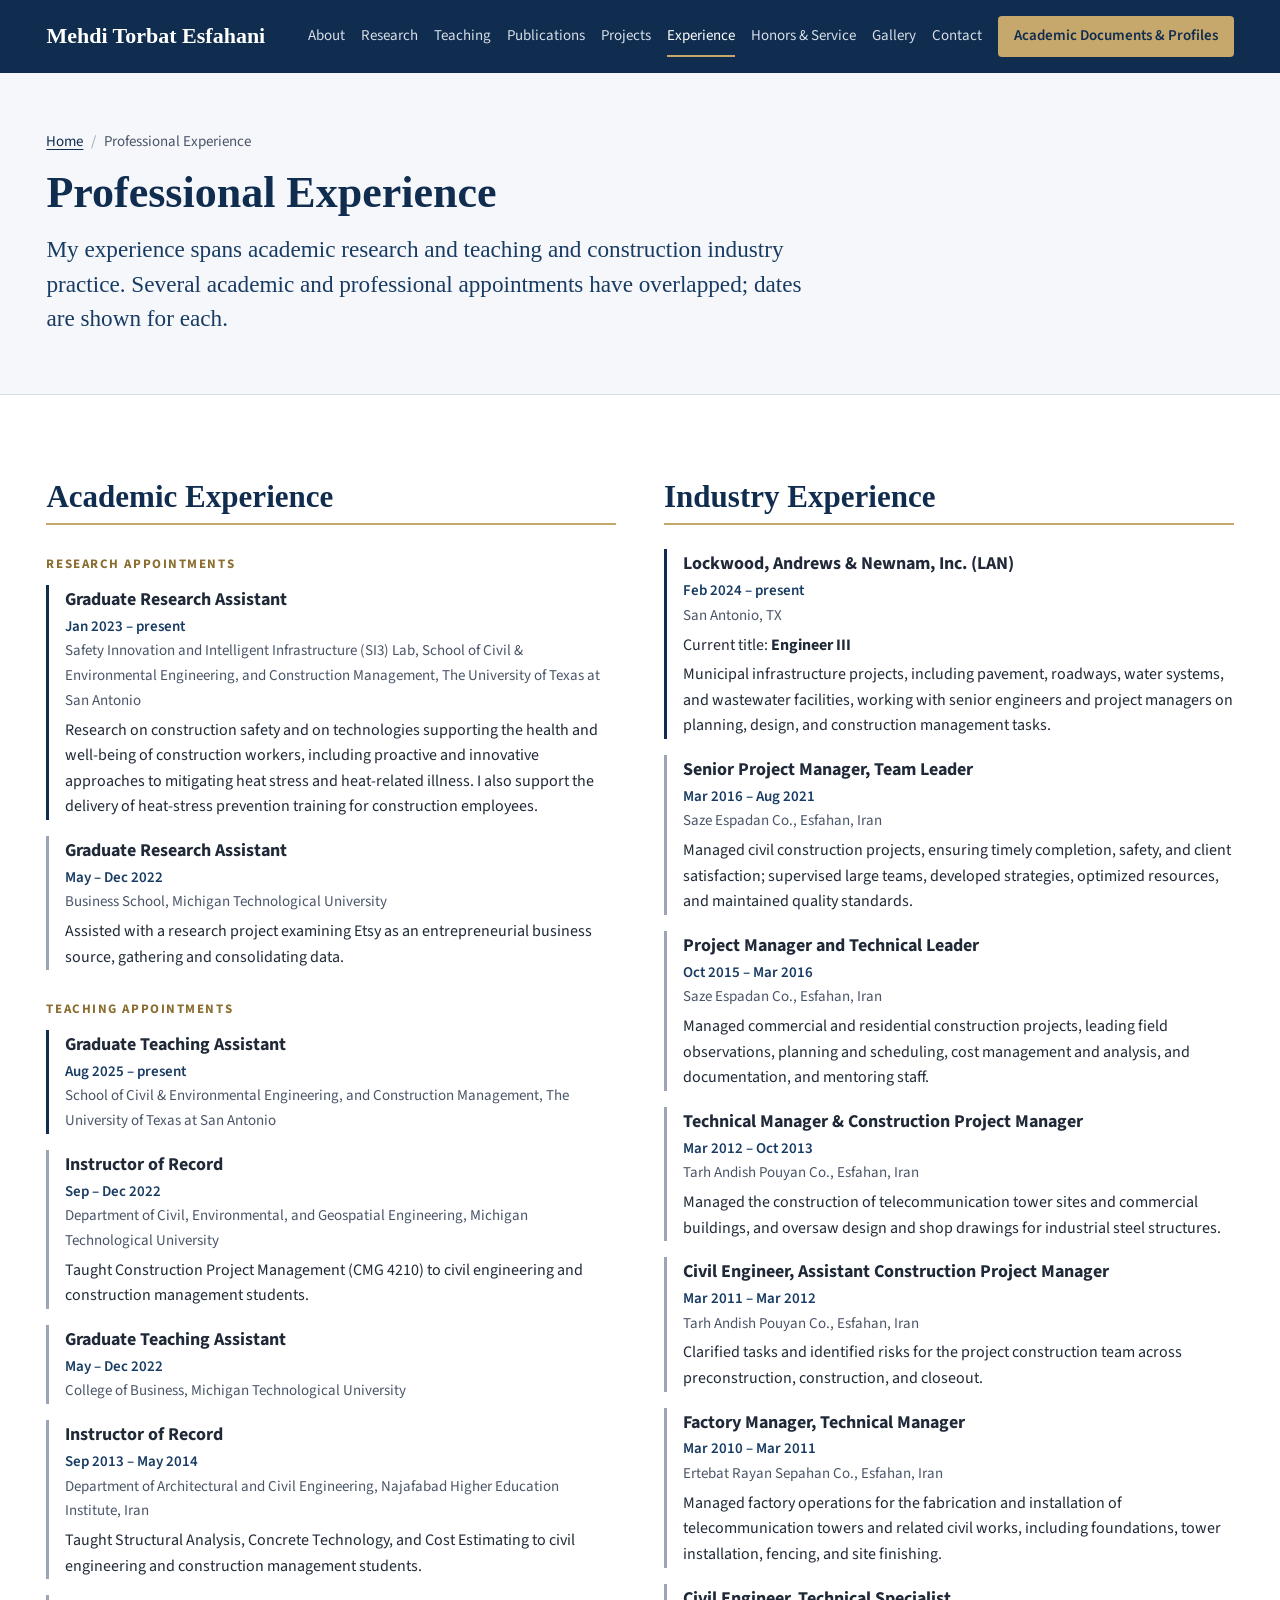
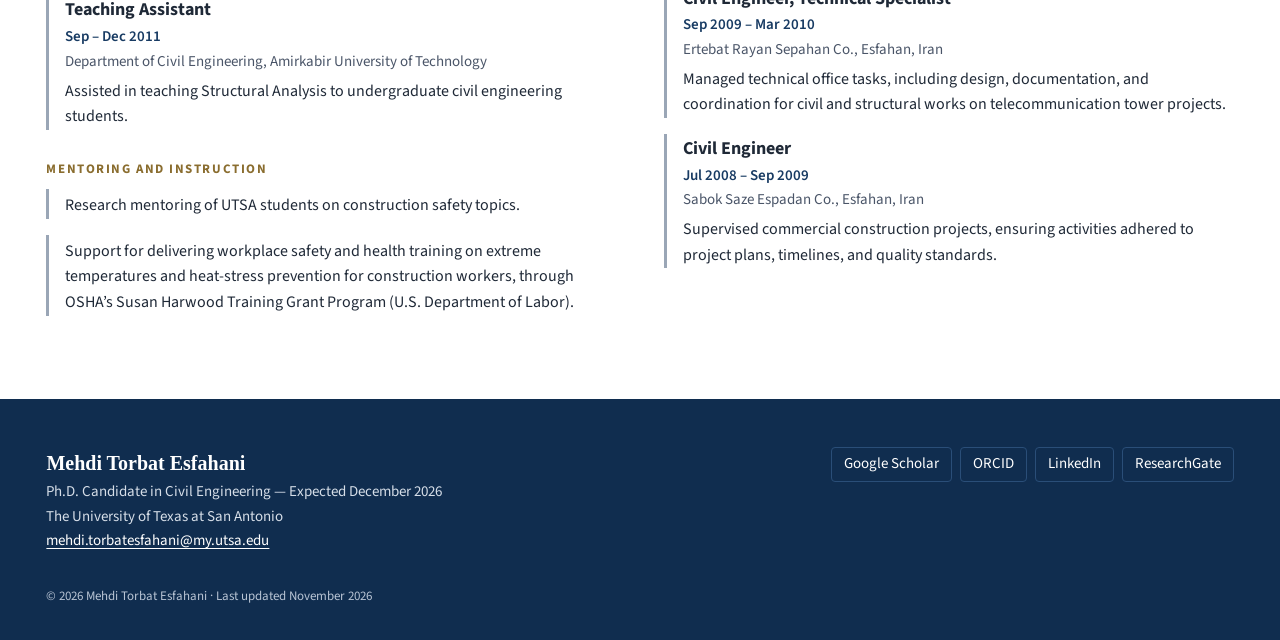
<file: experience.html>
<!doctype html>
<html lang="en">
<head>
  <meta charset="utf-8">
  <meta name="viewport" content="width=device-width, initial-scale=1">
  <title>Professional Experience | Mehdi Torbat Esfahani</title>
  <meta name="description" content="Academic research and teaching appointments and construction industry experience of Mehdi Torbat Esfahani.">
  <meta name="author" content="Mehdi Torbat Esfahani">
  <meta property="og:type" content="website">
  <meta property="og:title" content="Professional Experience | Mehdi Torbat Esfahani">
  <meta property="og:description" content="Academic research and teaching appointments and construction industry experience of Mehdi Torbat Esfahani.">
  <meta name="theme-color" content="#102D4F">
  <link rel="icon" href="assets/img/favicon.svg" type="image/svg+xml">
  <link rel="preload" href="assets/fonts/SourceSans3-Variable.woff" as="font" type="font/woff" crossorigin>
  <link rel="stylesheet" href="assets/css/tokens.css">
  <link rel="stylesheet" href="assets/css/site.css">
  <script>document.documentElement.classList.add("js");</script>
</head>
<body>
  <a class="skip-link" href="#main">Skip to main content</a>
  <header class="site-header">
    <div class="container header-inner">
      <a class="brand" href="index.html">Mehdi Torbat Esfahani</a>
      <button class="nav-toggle" type="button" aria-expanded="false" aria-controls="site-nav">
        <svg aria-hidden="true" viewBox="0 0 24 24" fill="none" stroke="currentColor" stroke-width="2"><path d="M4 7h16M4 12h16M4 17h16"/></svg>
        <span class="nav-toggle-label">Menu</span>
      </button>
      <nav id="site-nav" class="site-nav" aria-label="Primary">
        <ul>
        <li><a href="about.html">About</a></li>
        <li><a href="research.html">Research</a></li>
        <li><a href="teaching.html">Teaching</a></li>
        <li><a href="publications.html">Publications</a></li>
        <li><a href="projects.html">Projects</a></li>
        <li><a href="experience.html" aria-current="page">Experience</a></li>
        <li><a href="honors.html">Honors &amp; Service</a></li>
        <li><a href="gallery.html">Gallery</a></li>
        <li><a href="contact.html">Contact</a></li>
        <li><a class="nav-cv" href="cv.html">Academic Documents &amp; Profiles</a></li>
        </ul>
      </nav>
    </div>
  </header>

  <main id="main" tabindex="-1">
    <div class="page-head">
      <div class="container">
        <nav class="breadcrumb" aria-label="Breadcrumb"><ol><li><a href="index.html">Home</a></li><li aria-current="page">Professional Experience</li></ol></nav>
        <h1>Professional Experience</h1>
        <p class="lead">My experience spans academic research and teaching and construction industry practice. Several academic and professional appointments have overlapped; dates are shown for each.</p>
      </div>
    </div>

    <div class="section">
      <div class="container exp-cols">
        <section aria-labelledby="acad-h">
          <h2 id="acad-h">Academic Experience</h2>
          <h3 class="exp-sub">Research appointments</h3>
          <ul class="exp-list">
            <li class="current"><p class="exp-role">Graduate Research Assistant</p><p class="exp-when">Jan 2023 – present</p><p class="exp-org">Safety Innovation and Intelligent Infrastructure (SI3) Lab, School of Civil &amp; Environmental Engineering, and Construction Management, The University of Texas at San Antonio</p><p class="exp-desc">Research on construction safety and on technologies supporting the health and well-being of construction workers, including proactive and innovative approaches to mitigating heat stress and heat-related illness. I also support the delivery of heat-stress prevention training for construction employees.</p></li>
            <li><p class="exp-role">Graduate Research Assistant</p><p class="exp-when">May – Dec 2022</p><p class="exp-org">Business School, Michigan Technological University</p><p class="exp-desc">Assisted with a research project examining Etsy as an entrepreneurial business source, gathering and consolidating data.</p></li>
          </ul>
          <h3 class="exp-sub">Teaching appointments</h3>
          <ul class="exp-list">
            <li class="current"><p class="exp-role">Graduate Teaching Assistant</p><p class="exp-when">Aug 2025 – present</p><p class="exp-org">School of Civil &amp; Environmental Engineering, and Construction Management, The University of Texas at San Antonio</p></li>
            <li><p class="exp-role">Instructor of Record</p><p class="exp-when">Sep – Dec 2022</p><p class="exp-org">Department of Civil, Environmental, and Geospatial Engineering, Michigan Technological University</p><p class="exp-desc">Taught Construction Project Management (CMG 4210) to civil engineering and construction management students.</p></li>
            <li><p class="exp-role">Graduate Teaching Assistant</p><p class="exp-when">May – Dec 2022</p><p class="exp-org">College of Business, Michigan Technological University</p></li>
            <li><p class="exp-role">Instructor of Record</p><p class="exp-when">Sep 2013 – May 2014</p><p class="exp-org">Department of Architectural and Civil Engineering, Najafabad Higher Education Institute, Iran</p><p class="exp-desc">Taught Structural Analysis, Concrete Technology, and Cost Estimating to civil engineering and construction management students.</p></li>
            <li><p class="exp-role">Teaching Assistant</p><p class="exp-when">Sep – Dec 2011</p><p class="exp-org">Department of Civil Engineering, Amirkabir University of Technology</p><p class="exp-desc">Assisted in teaching Structural Analysis to undergraduate civil engineering students.</p></li>
          </ul>
          <h3 class="exp-sub">Mentoring and instruction</h3>
          <ul class="exp-list">
            <li><p class="exp-desc">Research mentoring of UTSA students on construction safety topics.</p></li>
            <li><p class="exp-desc">Support for delivering workplace safety and health training on extreme temperatures and heat-stress prevention for construction workers, through OSHA’s Susan Harwood Training Grant Program (U.S. Department of Labor).</p></li>
          </ul>
        </section>

        <section aria-labelledby="ind-h">
          <h2 id="ind-h">Industry Experience</h2>
          <ul class="exp-list">
            <li class="current"><p class="exp-role">Lockwood, Andrews &amp; Newnam, Inc. (LAN)</p><p class="exp-when">Feb 2024 – present</p><p class="exp-org">San Antonio, TX</p><p class="exp-desc">Current title: <strong>Engineer III</strong></p><p class="exp-desc">Municipal infrastructure projects, including pavement, roadways, water systems, and wastewater facilities, working with senior engineers and project managers on planning, design, and construction management tasks.</p></li>
            <li><p class="exp-role">Senior Project Manager, Team Leader</p><p class="exp-when">Mar 2016 – Aug 2021</p><p class="exp-org">Saze Espadan Co., Esfahan, Iran</p><p class="exp-desc">Managed civil construction projects, ensuring timely completion, safety, and client satisfaction; supervised large teams, developed strategies, optimized resources, and maintained quality standards.</p></li>
            <li><p class="exp-role">Project Manager and Technical Leader</p><p class="exp-when">Oct 2015 – Mar 2016</p><p class="exp-org">Saze Espadan Co., Esfahan, Iran</p><p class="exp-desc">Managed commercial and residential construction projects, leading field observations, planning and scheduling, cost management and analysis, and documentation, and mentoring staff.</p></li>
            <li><p class="exp-role">Technical Manager &amp; Construction Project Manager</p><p class="exp-when">Mar 2012 – Oct 2013</p><p class="exp-org">Tarh Andish Pouyan Co., Esfahan, Iran</p><p class="exp-desc">Managed the construction of telecommunication tower sites and commercial buildings, and oversaw design and shop drawings for industrial steel structures.</p></li>
            <li><p class="exp-role">Civil Engineer, Assistant Construction Project Manager</p><p class="exp-when">Mar 2011 – Mar 2012</p><p class="exp-org">Tarh Andish Pouyan Co., Esfahan, Iran</p><p class="exp-desc">Clarified tasks and identified risks for the project construction team across preconstruction, construction, and closeout.</p></li>
            <li><p class="exp-role">Factory Manager, Technical Manager</p><p class="exp-when">Mar 2010 – Mar 2011</p><p class="exp-org">Ertebat Rayan Sepahan Co., Esfahan, Iran</p><p class="exp-desc">Managed factory operations for the fabrication and installation of telecommunication towers and related civil works, including foundations, tower installation, fencing, and site finishing.</p></li>
            <li><p class="exp-role">Civil Engineer, Technical Specialist</p><p class="exp-when">Sep 2009 – Mar 2010</p><p class="exp-org">Ertebat Rayan Sepahan Co., Esfahan, Iran</p><p class="exp-desc">Managed technical office tasks, including design, documentation, and coordination for civil and structural works on telecommunication tower projects.</p></li>
            <li><p class="exp-role">Civil Engineer</p><p class="exp-when">Jul 2008 – Sep 2009</p><p class="exp-org">Sabok Saze Espadan Co., Esfahan, Iran</p><p class="exp-desc">Supervised commercial construction projects, ensuring activities adhered to project plans, timelines, and quality standards.</p></li>
          </ul>
        </section>
      </div>
    </div>
  </main>

  <footer class="site-footer">
    <div class="container">
      <div class="footer-inner">
        <div>
          <p class="footer-name">Mehdi Torbat Esfahani</p>
          <p data-config="degreeStatus">Doctoral studies in Civil Engineering</p>
          <p>The University of Texas at San Antonio</p>
          <p><a href="mailto:mehdi.torbatesfahani@my.utsa.edu" data-config="email">mehdi.torbatesfahani@my.utsa.edu</a></p>
        </div>
        <ul class="footer-profiles" aria-label="Academic profiles">
          <li data-profile="googleScholar"><a href="https://scholar.google.com/citations?user=h_LpC_QAAAAJ&amp;hl=en&amp;oi=ao" target="_blank" rel="noopener noreferrer">Google Scholar<span class="visually-hidden"> (opens in a new tab)</span></a></li>
          <li data-profile="orcid"><a href="https://orcid.org/0009-0005-9942-5715" target="_blank" rel="noopener noreferrer">ORCID<span class="visually-hidden"> (opens in a new tab)</span></a></li>
          <li data-profile="linkedin"><a href="https://www.linkedin.com/in/mehditorbat" target="_blank" rel="noopener noreferrer">LinkedIn<span class="visually-hidden"> (opens in a new tab)</span></a></li>
          <li data-profile="researchgate"><a href="https://www.researchgate.net/profile/Mehdi-Torbat-Esfahani-2" target="_blank" rel="noopener noreferrer">ResearchGate<span class="visually-hidden"> (opens in a new tab)</span></a></li>
        </ul>
      </div>
      <p class="footer-legal">© 2026 Mehdi Torbat Esfahani · Last updated <span data-config="lastUpdated">November 2026</span></p>
    </div>
  </footer>
  <script src="assets/js/site-config.js"></script>
  <script src="assets/js/site.js"></script>
</body>
</html>
</file>
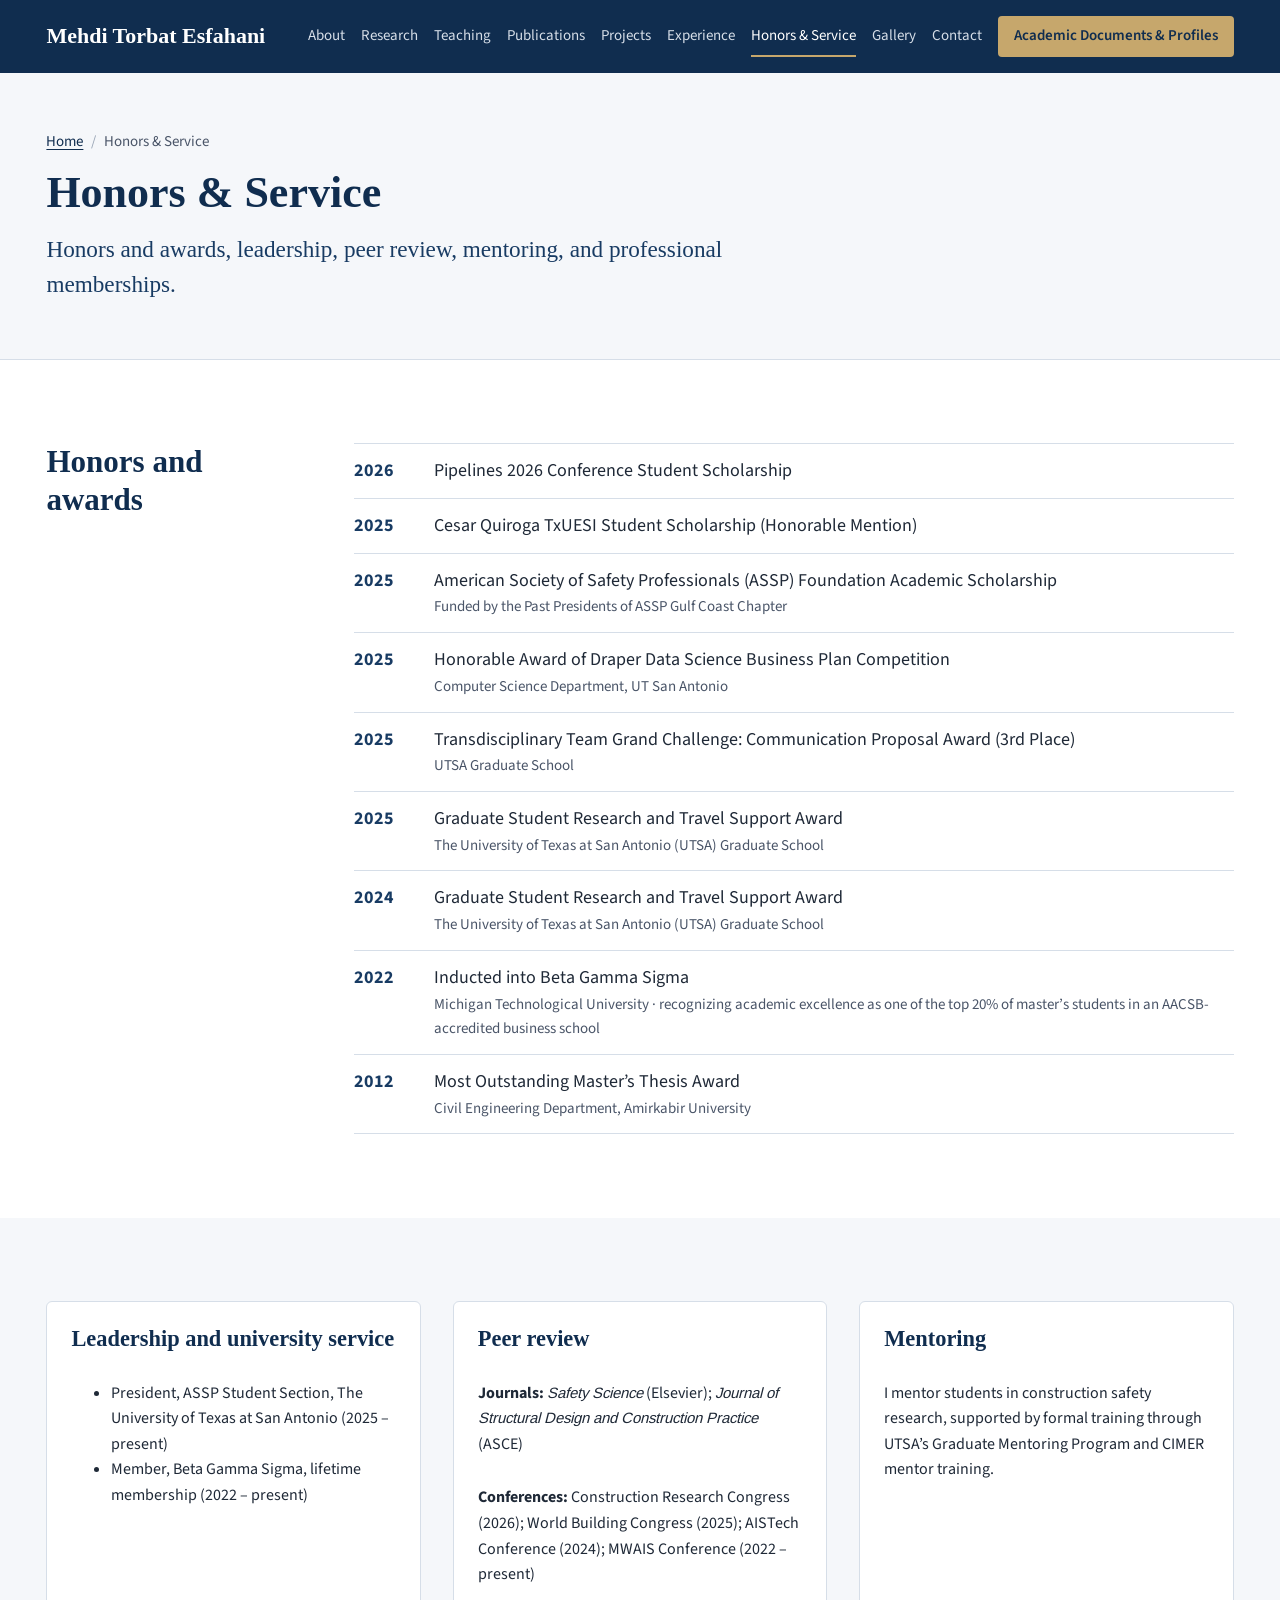
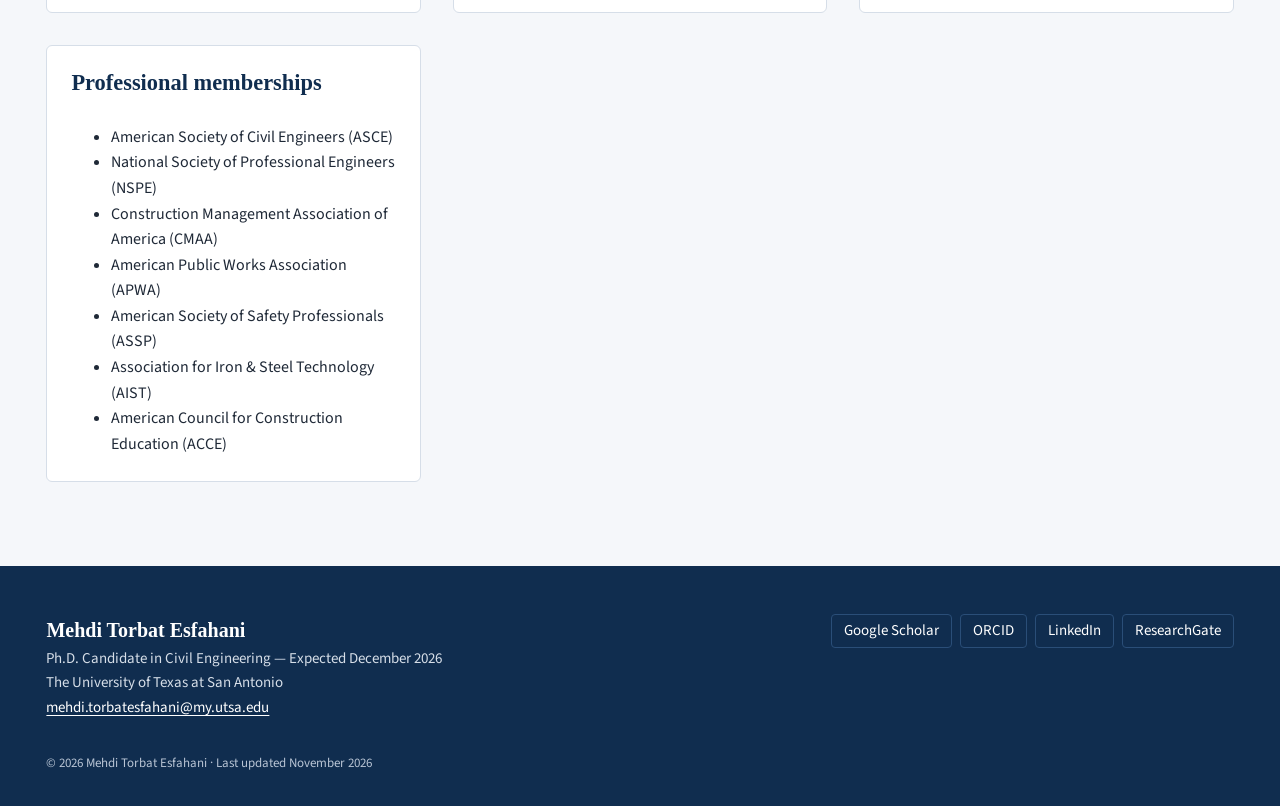
<file: honors.html>
<!doctype html>
<html lang="en">
<head>
  <meta charset="utf-8">
  <meta name="viewport" content="width=device-width, initial-scale=1">
  <title>Honors &amp; Service | Mehdi Torbat Esfahani</title>
  <meta name="description" content="Honors, awards, leadership, peer review, mentoring, and professional memberships of Mehdi Torbat Esfahani.">
  <meta name="author" content="Mehdi Torbat Esfahani">
  <meta property="og:type" content="website">
  <meta property="og:title" content="Honors &amp; Service | Mehdi Torbat Esfahani">
  <meta property="og:description" content="Honors, awards, leadership, peer review, mentoring, and professional memberships of Mehdi Torbat Esfahani.">
  <meta name="theme-color" content="#102D4F">
  <link rel="icon" href="assets/img/favicon.svg" type="image/svg+xml">
  <link rel="preload" href="assets/fonts/SourceSans3-Variable.woff" as="font" type="font/woff" crossorigin>
  <link rel="stylesheet" href="assets/css/tokens.css">
  <link rel="stylesheet" href="assets/css/site.css">
  <script>document.documentElement.classList.add("js");</script>
</head>
<body>
  <a class="skip-link" href="#main">Skip to main content</a>
  <header class="site-header">
    <div class="container header-inner">
      <a class="brand" href="index.html">Mehdi Torbat Esfahani</a>
      <button class="nav-toggle" type="button" aria-expanded="false" aria-controls="site-nav">
        <svg aria-hidden="true" viewBox="0 0 24 24" fill="none" stroke="currentColor" stroke-width="2"><path d="M4 7h16M4 12h16M4 17h16"/></svg>
        <span class="nav-toggle-label">Menu</span>
      </button>
      <nav id="site-nav" class="site-nav" aria-label="Primary">
        <ul>
        <li><a href="about.html">About</a></li>
        <li><a href="research.html">Research</a></li>
        <li><a href="teaching.html">Teaching</a></li>
        <li><a href="publications.html">Publications</a></li>
        <li><a href="projects.html">Projects</a></li>
        <li><a href="experience.html">Experience</a></li>
        <li><a href="honors.html" aria-current="page">Honors &amp; Service</a></li>
        <li><a href="gallery.html">Gallery</a></li>
        <li><a href="contact.html">Contact</a></li>
        <li><a class="nav-cv" href="cv.html">Academic Documents &amp; Profiles</a></li>
        </ul>
      </nav>
    </div>
  </header>

  <main id="main" tabindex="-1">
    <div class="page-head">
      <div class="container">
        <nav class="breadcrumb" aria-label="Breadcrumb"><ol><li><a href="index.html">Home</a></li><li aria-current="page">Honors &amp; Service</li></ol></nav>
        <h1>Honors &amp; Service</h1>
        <p class="lead">Honors and awards, leadership, peer review, mentoring, and professional memberships.</p>
      </div>
    </div>

    <section class="section" aria-labelledby="hon-h">
      <div class="container two-col">
        <h2 id="hon-h">Honors and awards</h2>
        <ul class="honors">
          <li><span class="yr">2026</span><span>Pipelines 2026 Conference Student Scholarship</span></li>
          <li><span class="yr">2025</span><span>Cesar Quiroga TxUESI Student Scholarship (Honorable Mention)</span></li>
          <li><span class="yr">2025</span><span>American Society of Safety Professionals (ASSP) Foundation Academic Scholarship<span class="org">Funded by the Past Presidents of ASSP Gulf Coast Chapter</span></span></li>
          <li><span class="yr">2025</span><span>Honorable Award of Draper Data Science Business Plan Competition<span class="org">Computer Science Department, UT San Antonio</span></span></li>
          <li><span class="yr">2025</span><span>Transdisciplinary Team Grand Challenge: Communication Proposal Award (3rd Place)<span class="org">UTSA Graduate School</span></span></li>
          <li><span class="yr">2025</span><span>Graduate Student Research and Travel Support Award<span class="org">The University of Texas at San Antonio (UTSA) Graduate School</span></span></li>
          <li><span class="yr">2024</span><span>Graduate Student Research and Travel Support Award<span class="org">The University of Texas at San Antonio (UTSA) Graduate School</span></span></li>
          <li><span class="yr">2022</span><span>Inducted into Beta Gamma Sigma<span class="org">Michigan Technological University · recognizing academic excellence as one of the top 20% of master’s students in an AACSB-accredited business school</span></span></li>
          <li><span class="yr">2012</span><span>Most Outstanding Master’s Thesis Award<span class="org">Civil Engineering Department, Amirkabir University</span></span></li>
        </ul>
      </div>
    </section>

    <section class="section section--gray" aria-label="Service">
      <div class="container grid-2">
        <div class="card stack"><h2 style="font-size:1.4rem">Leadership and university service</h2>
          <ul><li>President, ASSP Student Section, The University of Texas at San Antonio (2025 – present)</li><li>Member, Beta Gamma Sigma, lifetime membership (2022 – present)</li></ul></div>
        <div class="card stack"><h2 style="font-size:1.4rem">Peer review</h2>
          <p><strong>Journals:</strong> <em>Safety Science</em> (Elsevier); <em>Journal of Structural Design and Construction Practice</em> (ASCE)</p>
          <p><strong>Conferences:</strong> Construction Research Congress (2026); World Building Congress (2025); AISTech Conference (2024); MWAIS Conference (2022 – present)</p></div>
        <div class="card stack"><h2 style="font-size:1.4rem">Mentoring</h2>
          <p>I mentor students in construction safety research, supported by formal training through UTSA’s Graduate Mentoring Program and CIMER mentor training.</p></div>
        <div class="card stack"><h2 style="font-size:1.4rem">Professional memberships</h2>
          <ul><li>American Society of Civil Engineers (ASCE)</li><li>National Society of Professional Engineers (NSPE)</li><li>Construction Management Association of America (CMAA)</li><li>American Public Works Association (APWA)</li><li>American Society of Safety Professionals (ASSP)</li><li>Association for Iron &amp; Steel Technology (AIST)</li><li>American Council for Construction Education (ACCE)</li></ul></div>
      </div>
    </section>
  </main>

  <footer class="site-footer">
    <div class="container">
      <div class="footer-inner">
        <div>
          <p class="footer-name">Mehdi Torbat Esfahani</p>
          <p data-config="degreeStatus">Doctoral studies in Civil Engineering</p>
          <p>The University of Texas at San Antonio</p>
          <p><a href="mailto:mehdi.torbatesfahani@my.utsa.edu" data-config="email">mehdi.torbatesfahani@my.utsa.edu</a></p>
        </div>
        <ul class="footer-profiles" aria-label="Academic profiles">
          <li data-profile="googleScholar"><a href="https://scholar.google.com/citations?user=h_LpC_QAAAAJ&amp;hl=en&amp;oi=ao" target="_blank" rel="noopener noreferrer">Google Scholar<span class="visually-hidden"> (opens in a new tab)</span></a></li>
          <li data-profile="orcid"><a href="https://orcid.org/0009-0005-9942-5715" target="_blank" rel="noopener noreferrer">ORCID<span class="visually-hidden"> (opens in a new tab)</span></a></li>
          <li data-profile="linkedin"><a href="https://www.linkedin.com/in/mehditorbat" target="_blank" rel="noopener noreferrer">LinkedIn<span class="visually-hidden"> (opens in a new tab)</span></a></li>
          <li data-profile="researchgate"><a href="https://www.researchgate.net/profile/Mehdi-Torbat-Esfahani-2" target="_blank" rel="noopener noreferrer">ResearchGate<span class="visually-hidden"> (opens in a new tab)</span></a></li>
        </ul>
      </div>
      <p class="footer-legal">© 2026 Mehdi Torbat Esfahani · Last updated <span data-config="lastUpdated">November 2026</span></p>
    </div>
  </footer>
  <script src="assets/js/site-config.js"></script>
  <script src="assets/js/site.js"></script>
</body>
</html>
</file>
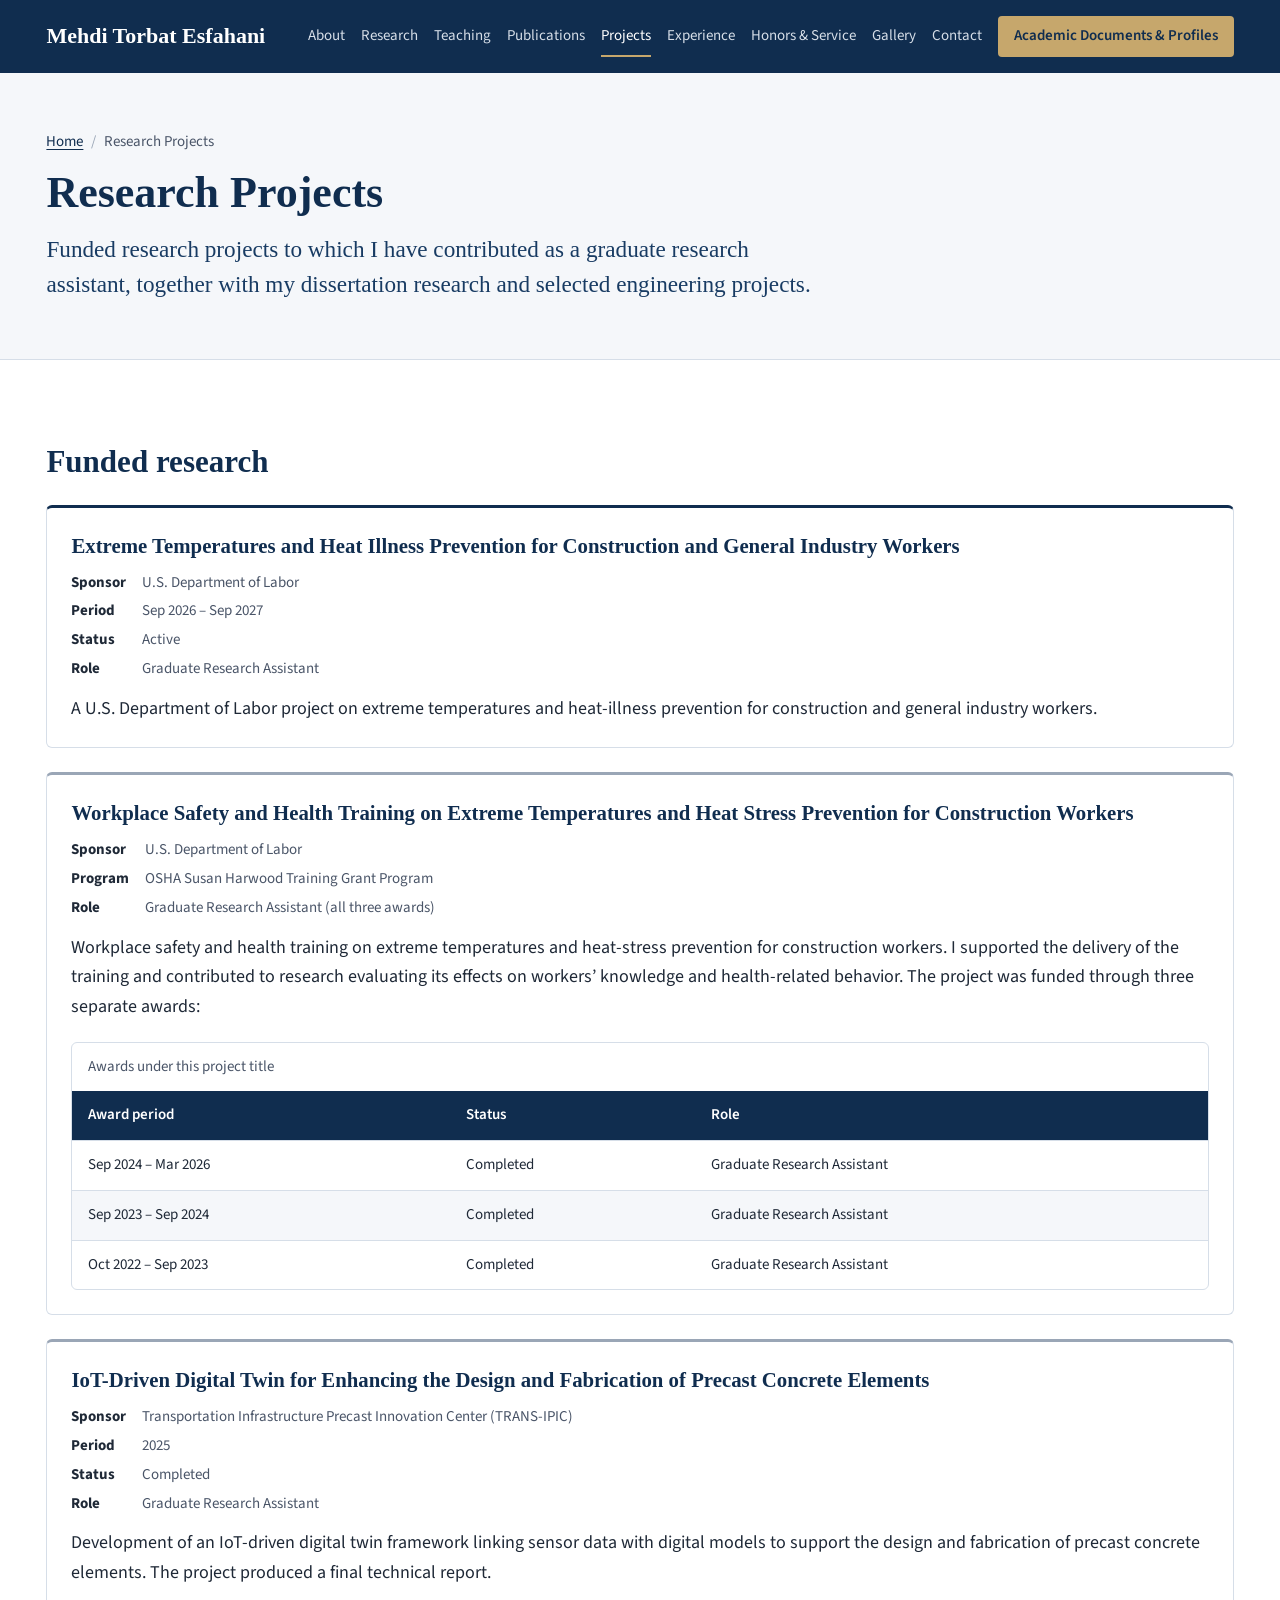
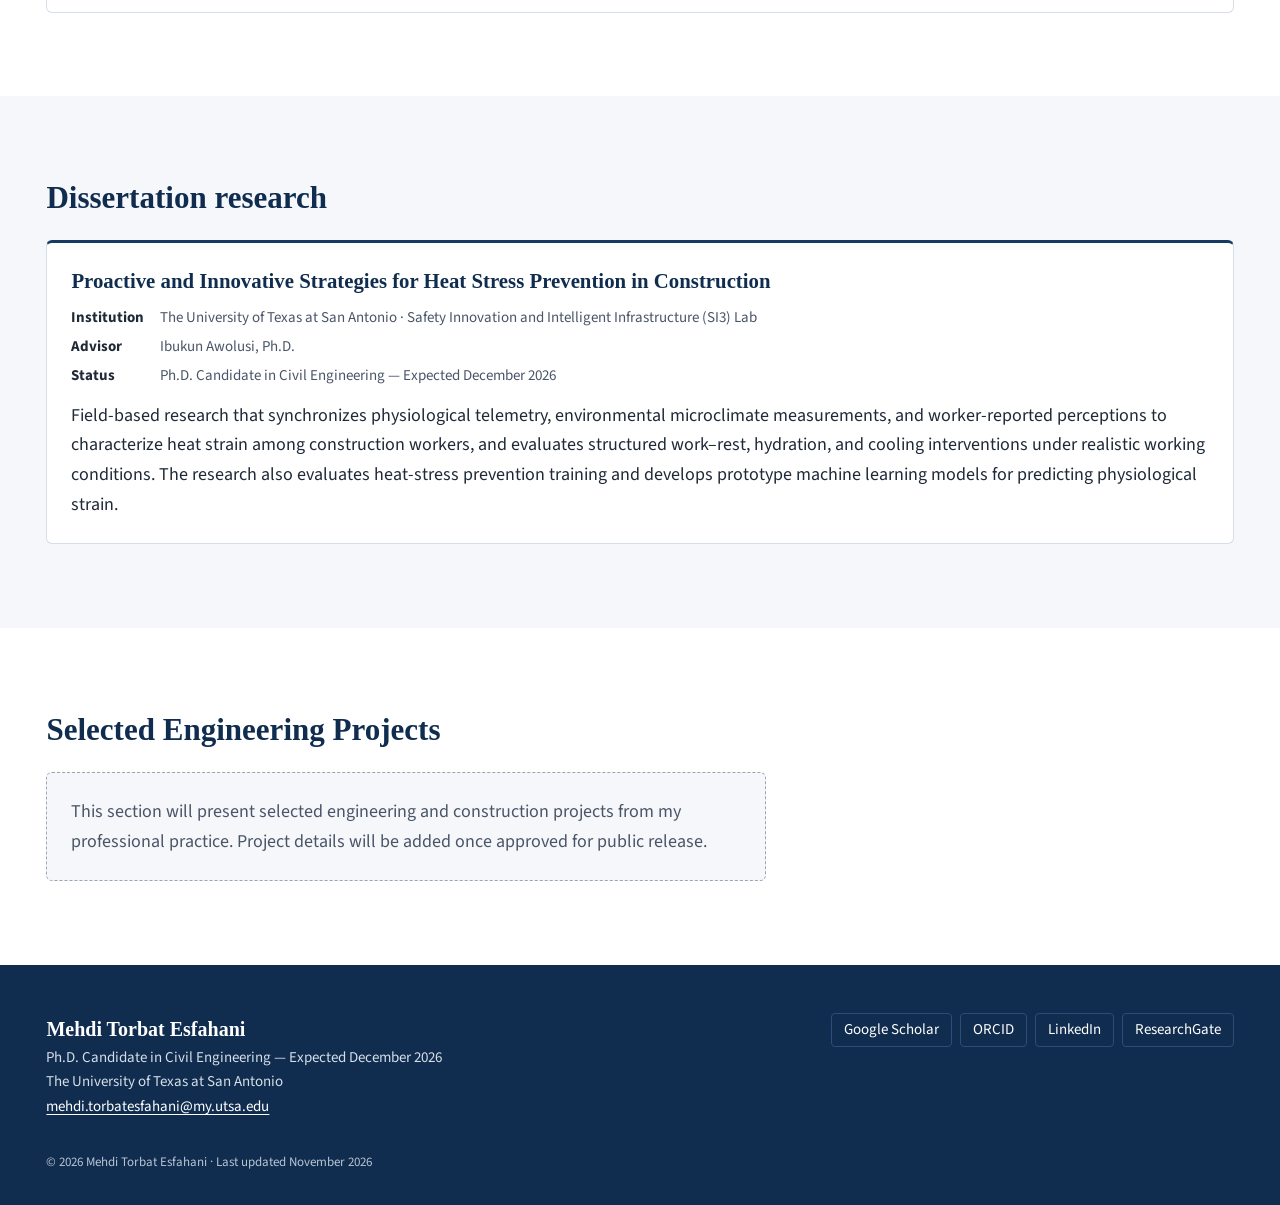
<file: projects.html>
<!doctype html>
<html lang="en">
<head>
  <meta charset="utf-8">
  <meta name="viewport" content="width=device-width, initial-scale=1">
  <title>Research Projects | Mehdi Torbat Esfahani</title>
  <meta name="description" content="Funded research projects, dissertation research, and selected engineering projects of Mehdi Torbat Esfahani.">
  <meta name="author" content="Mehdi Torbat Esfahani">
  <meta property="og:type" content="website">
  <meta property="og:title" content="Research Projects | Mehdi Torbat Esfahani">
  <meta property="og:description" content="Funded research projects, dissertation research, and selected engineering projects of Mehdi Torbat Esfahani.">
  <meta name="theme-color" content="#102D4F">
  <link rel="icon" href="assets/img/favicon.svg" type="image/svg+xml">
  <link rel="preload" href="assets/fonts/SourceSans3-Variable.woff" as="font" type="font/woff" crossorigin>
  <link rel="stylesheet" href="assets/css/tokens.css">
  <link rel="stylesheet" href="assets/css/site.css">
  <script>document.documentElement.classList.add("js");</script>
</head>
<body>
  <a class="skip-link" href="#main">Skip to main content</a>
  <header class="site-header">
    <div class="container header-inner">
      <a class="brand" href="index.html">Mehdi Torbat Esfahani</a>
      <button class="nav-toggle" type="button" aria-expanded="false" aria-controls="site-nav">
        <svg aria-hidden="true" viewBox="0 0 24 24" fill="none" stroke="currentColor" stroke-width="2"><path d="M4 7h16M4 12h16M4 17h16"/></svg>
        <span class="nav-toggle-label">Menu</span>
      </button>
      <nav id="site-nav" class="site-nav" aria-label="Primary">
        <ul>
        <li><a href="about.html">About</a></li>
        <li><a href="research.html">Research</a></li>
        <li><a href="teaching.html">Teaching</a></li>
        <li><a href="publications.html">Publications</a></li>
        <li><a href="projects.html" aria-current="page">Projects</a></li>
        <li><a href="experience.html">Experience</a></li>
        <li><a href="honors.html">Honors &amp; Service</a></li>
        <li><a href="gallery.html">Gallery</a></li>
        <li><a href="contact.html">Contact</a></li>
        <li><a class="nav-cv" href="cv.html">Academic Documents &amp; Profiles</a></li>
        </ul>
      </nav>
    </div>
  </header>

  <main id="main" tabindex="-1">
    <div class="page-head">
      <div class="container">
        <nav class="breadcrumb" aria-label="Breadcrumb"><ol><li><a href="index.html">Home</a></li><li aria-current="page">Research Projects</li></ol></nav>
        <h1>Research Projects</h1>
        <p class="lead">Funded research projects to which I have contributed as a graduate research assistant, together with my dissertation research and selected engineering projects.</p>
      </div>
    </div>

    <section class="section" aria-labelledby="funded-h">
      <div class="container">
        <h2 id="funded-h" style="margin-bottom:var(--s5)">Funded research</h2>
        <div class="project-list">
          <article class="project project--active">
            <h3>Extreme Temperatures and Heat Illness Prevention for Construction and General Industry Workers</h3>
            <dl><dt>Sponsor</dt><dd>U.S. Department of Labor</dd><dt>Period</dt><dd>Sep 2026 – Sep 2027</dd><dt>Status</dt><dd>Active</dd><dt>Role</dt><dd>Graduate Research Assistant</dd></dl>
            <p>A U.S. Department of Labor project on extreme temperatures and heat-illness prevention for construction and general industry workers.</p>
          </article>
          <article class="project">
            <h3>Workplace Safety and Health Training on Extreme Temperatures and Heat Stress Prevention for Construction Workers</h3>
            <dl><dt>Sponsor</dt><dd>U.S. Department of Labor</dd><dt>Program</dt><dd>OSHA Susan Harwood Training Grant Program</dd><dt>Role</dt><dd>Graduate Research Assistant (all three awards)</dd></dl>
            <p>Workplace safety and health training on extreme temperatures and heat-stress prevention for construction workers. I supported the delivery of the training and contributed to research evaluating its effects on workers’ knowledge and health-related behavior. The project was funded through three separate awards:</p>
            <div class="table-wrap" role="region" aria-labelledby="harwood-cap" tabindex="0">
              <table class="table-compact">
                <caption id="harwood-cap">Awards under this project title</caption>
                <thead><tr><th scope="col">Award period</th><th scope="col">Status</th><th scope="col">Role</th></tr></thead>
                <tbody>
                  <tr><td>Sep 2024 – Mar 2026</td><td>Completed</td><td>Graduate Research Assistant</td></tr>
                  <tr><td>Sep 2023 – Sep 2024</td><td>Completed</td><td>Graduate Research Assistant</td></tr>
                  <tr><td>Oct 2022 – Sep 2023</td><td>Completed</td><td>Graduate Research Assistant</td></tr>
                </tbody>
              </table>
            </div>
          </article>
          <article class="project">
            <h3>IoT-Driven Digital Twin for Enhancing the Design and Fabrication of Precast Concrete Elements</h3>
            <dl><dt>Sponsor</dt><dd>Transportation Infrastructure Precast Innovation Center (TRANS-IPIC)</dd><dt>Period</dt><dd>2025</dd><dt>Status</dt><dd>Completed</dd><dt>Role</dt><dd>Graduate Research Assistant</dd></dl>
            <p>Development of an IoT-driven digital twin framework linking sensor data with digital models to support the design and fabrication of precast concrete elements. The project produced a final technical report.</p>
          </article>
        </div>
      </div>
    </section>

    <section class="section section--gray" aria-labelledby="diss-h">
      <div class="container">
        <h2 id="diss-h" style="margin-bottom:var(--s5)">Dissertation research</h2>
        <article class="project" style="background:var(--white);border-top-color:var(--navy-2)">
          <h3>Proactive and Innovative Strategies for Heat Stress Prevention in Construction</h3>
          <dl><dt>Institution</dt><dd>The University of Texas at San Antonio · Safety Innovation and Intelligent Infrastructure (SI3) Lab</dd><dt>Advisor</dt><dd>Ibukun Awolusi, Ph.D.</dd><dt>Status</dt><dd><span data-config="degreeStatus">Doctoral studies in Civil Engineering</span></dd></dl>
          <p>Field-based research that synchronizes physiological telemetry, environmental microclimate measurements, and worker-reported perceptions to characterize heat strain among construction workers, and evaluates structured work–rest, hydration, and cooling interventions under realistic working conditions. The research also evaluates heat-stress prevention training and develops prototype machine learning models for predicting physiological strain.</p>
        </article>
      </div>
    </section>

    <section class="section" aria-labelledby="eng-h">
      <div class="container">
        <h2 id="eng-h" style="margin-bottom:var(--s5)">Selected Engineering Projects</h2>
        <p class="placeholder-box measure">This section will present selected engineering and construction projects from my professional practice. Project details will be added once approved for public release.</p>
      </div>
    </section>
  </main>

  <footer class="site-footer">
    <div class="container">
      <div class="footer-inner">
        <div>
          <p class="footer-name">Mehdi Torbat Esfahani</p>
          <p data-config="degreeStatus">Doctoral studies in Civil Engineering</p>
          <p>The University of Texas at San Antonio</p>
          <p><a href="mailto:mehdi.torbatesfahani@my.utsa.edu" data-config="email">mehdi.torbatesfahani@my.utsa.edu</a></p>
        </div>
        <ul class="footer-profiles" aria-label="Academic profiles">
          <li data-profile="googleScholar"><a href="https://scholar.google.com/citations?user=h_LpC_QAAAAJ&amp;hl=en&amp;oi=ao" target="_blank" rel="noopener noreferrer">Google Scholar<span class="visually-hidden"> (opens in a new tab)</span></a></li>
          <li data-profile="orcid"><a href="https://orcid.org/0009-0005-9942-5715" target="_blank" rel="noopener noreferrer">ORCID<span class="visually-hidden"> (opens in a new tab)</span></a></li>
          <li data-profile="linkedin"><a href="https://www.linkedin.com/in/mehditorbat" target="_blank" rel="noopener noreferrer">LinkedIn<span class="visually-hidden"> (opens in a new tab)</span></a></li>
          <li data-profile="researchgate"><a href="https://www.researchgate.net/profile/Mehdi-Torbat-Esfahani-2" target="_blank" rel="noopener noreferrer">ResearchGate<span class="visually-hidden"> (opens in a new tab)</span></a></li>
        </ul>
      </div>
      <p class="footer-legal">© 2026 Mehdi Torbat Esfahani · Last updated <span data-config="lastUpdated">November 2026</span></p>
    </div>
  </footer>
  <script src="assets/js/site-config.js"></script>
  <script src="assets/js/site.js"></script>
</body>
</html>
</file>
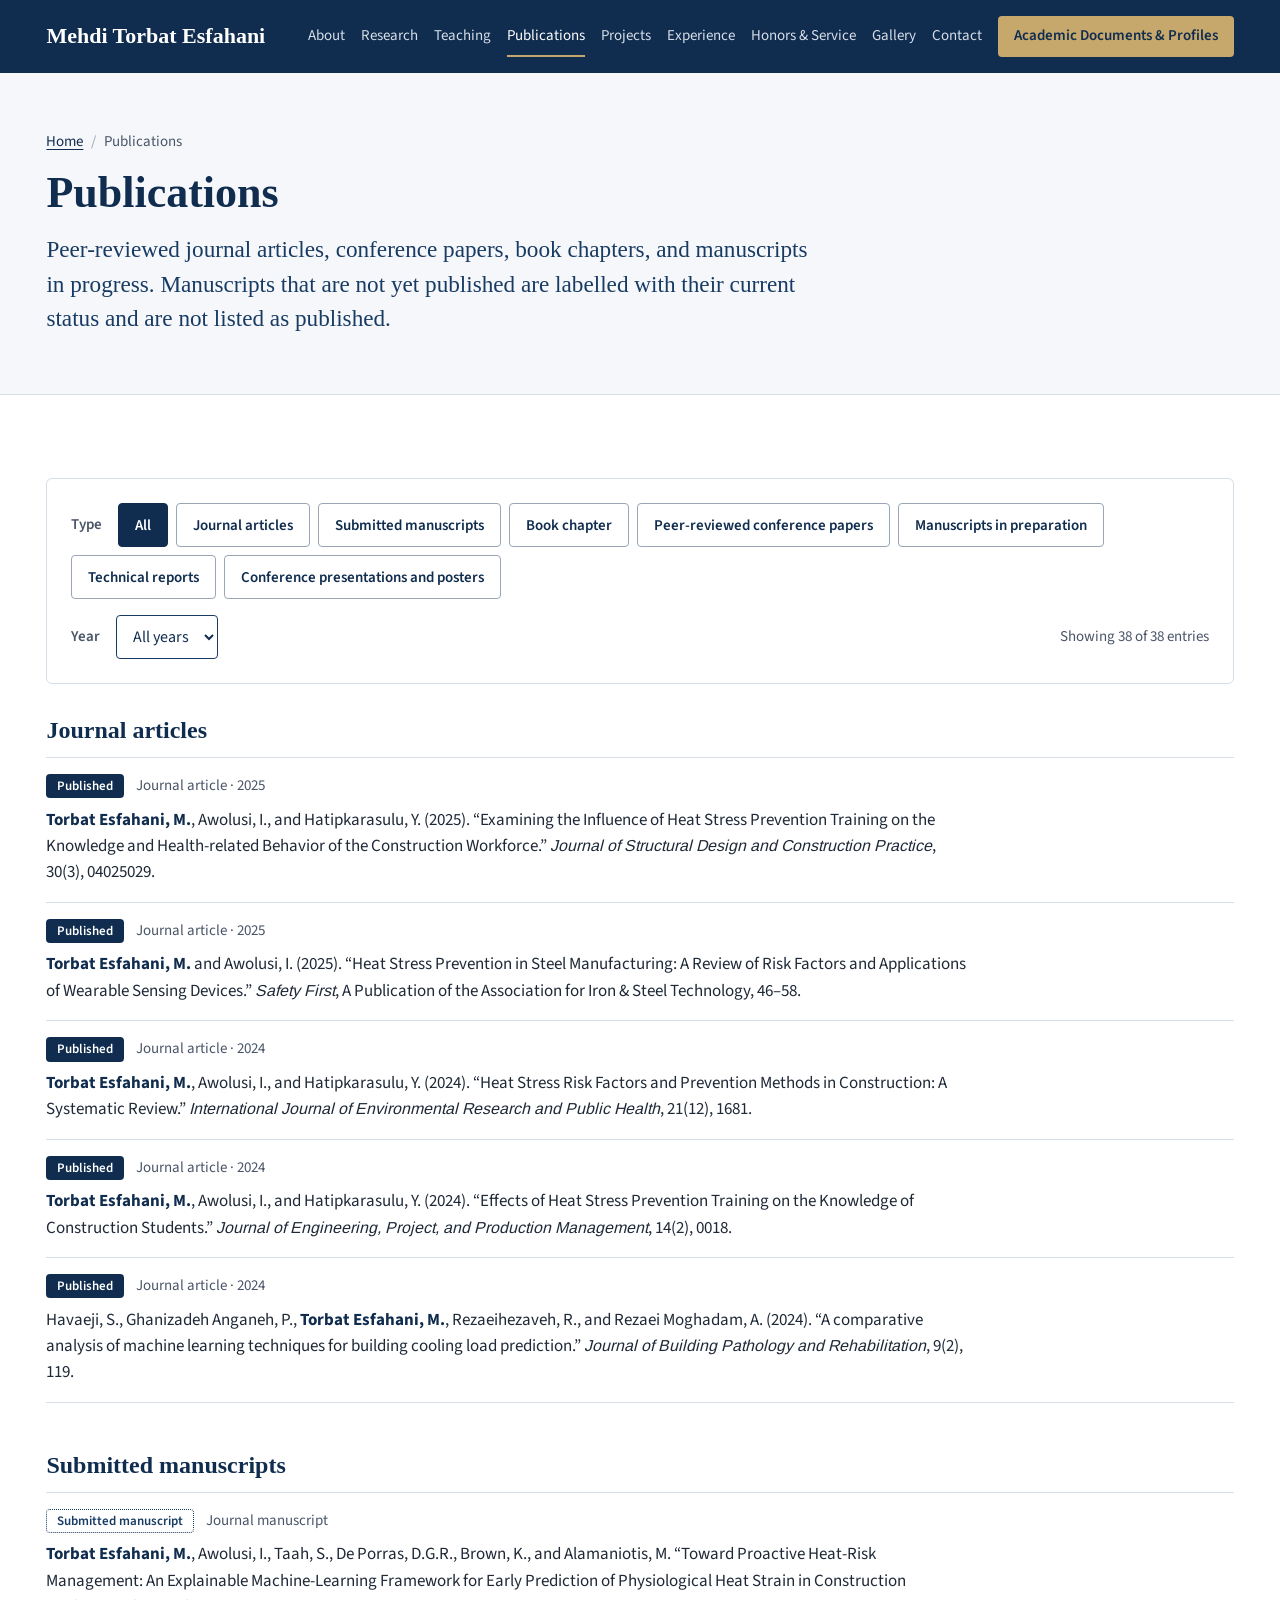
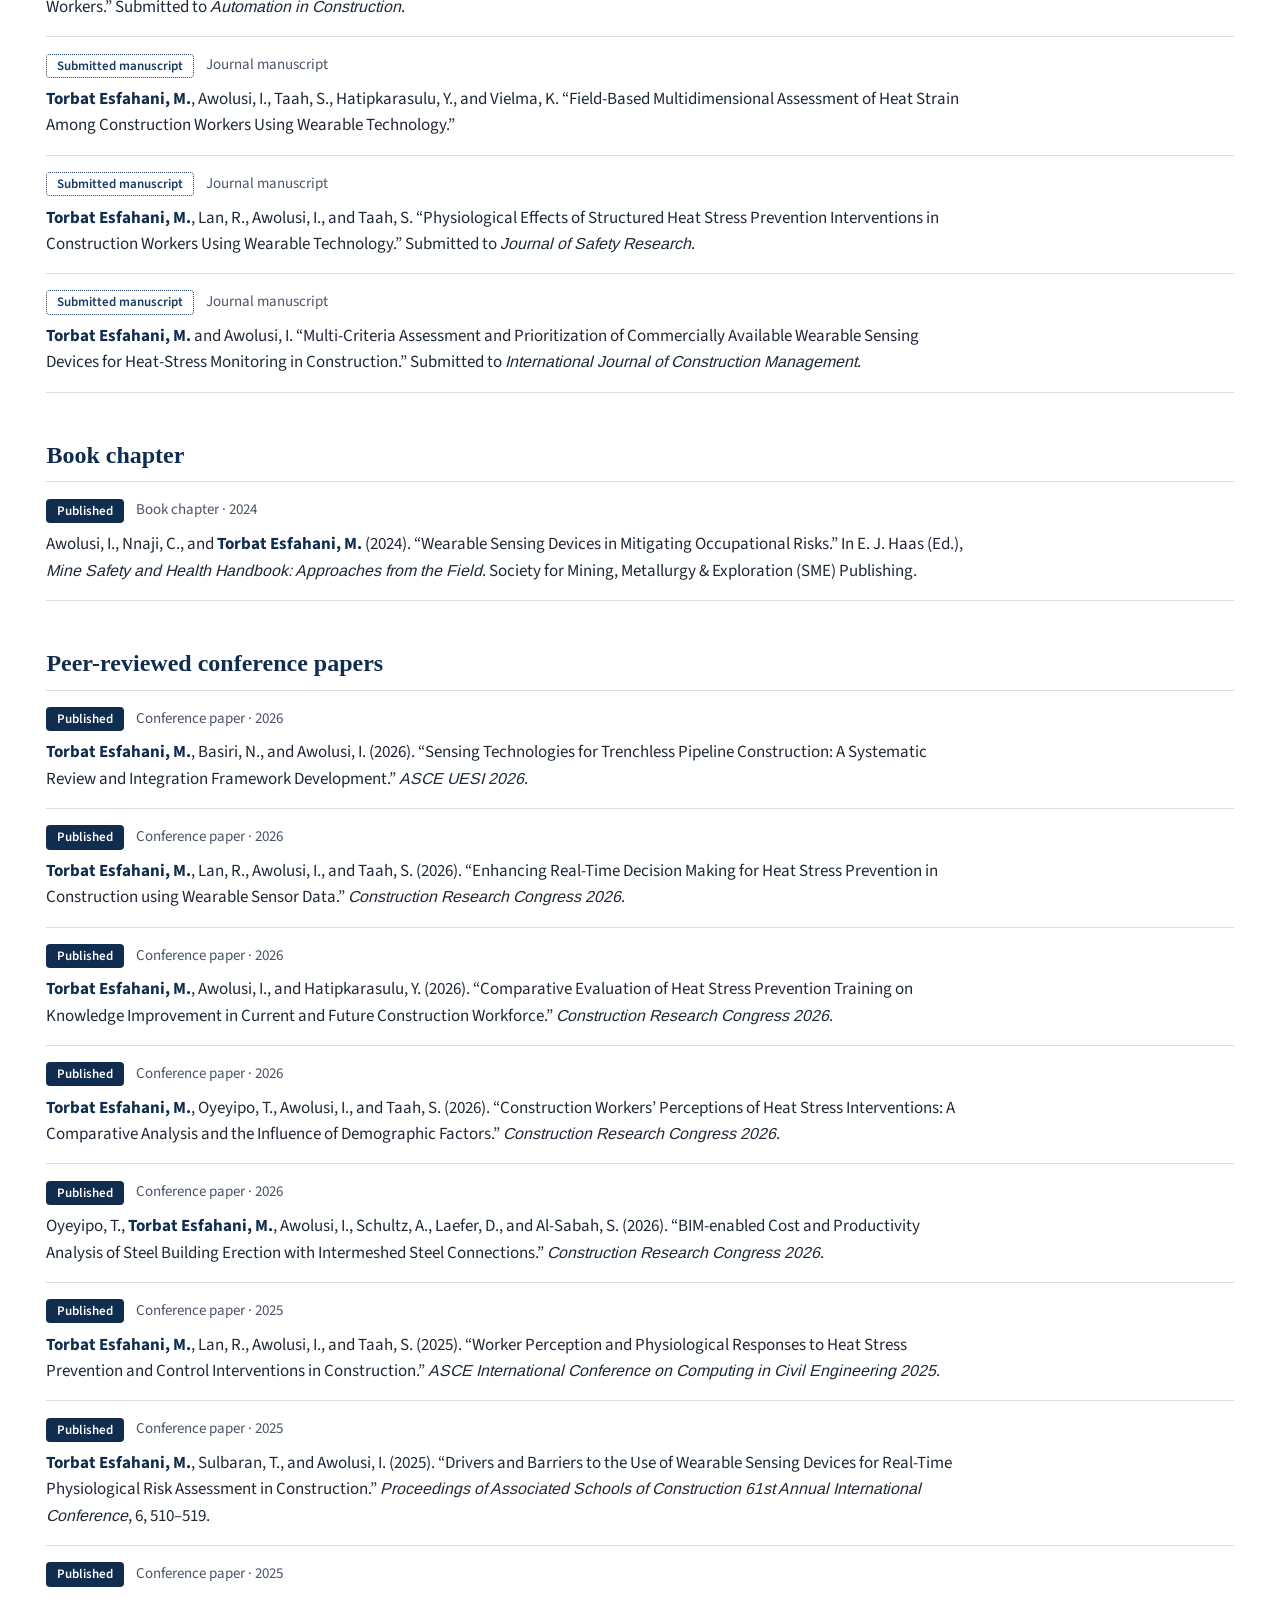
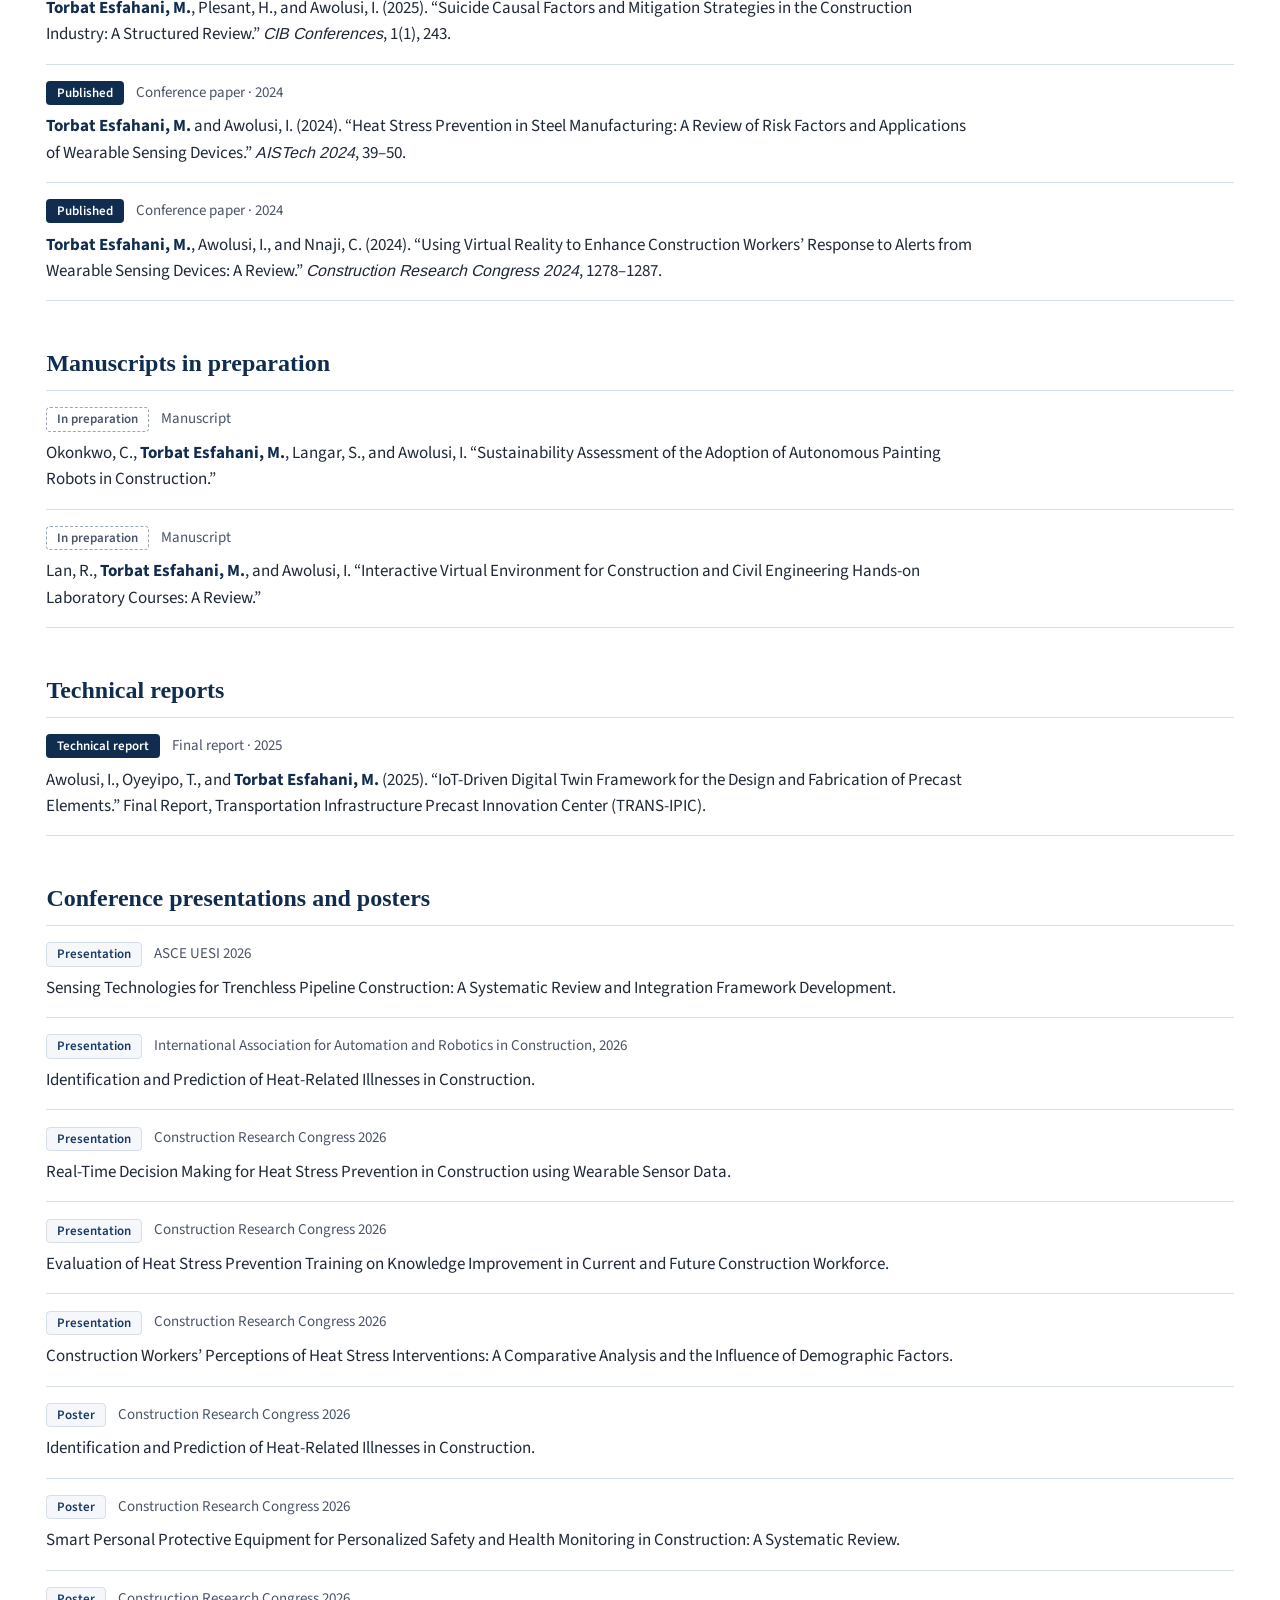
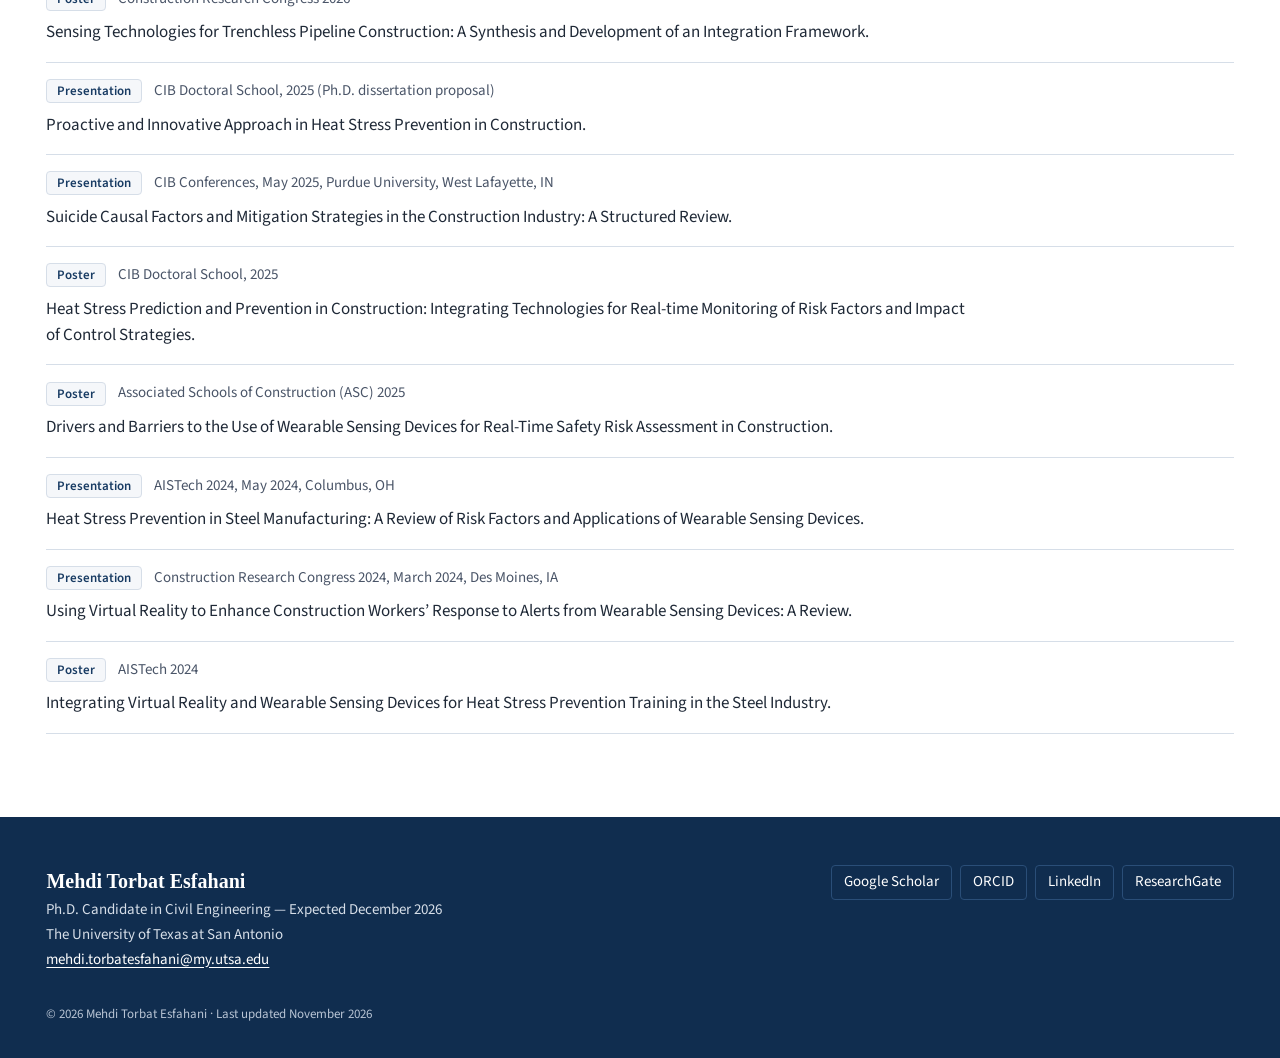
<file: publications.html>
<!doctype html>
<html lang="en">
<head>
  <meta charset="utf-8">
  <meta name="viewport" content="width=device-width, initial-scale=1">
  <title>Publications | Mehdi Torbat Esfahani</title>
  <meta name="description" content="Publications of Mehdi Torbat Esfahani: journal articles, conference papers, book chapters, submitted manuscripts, and presentations on construction safety, wearable sensing, and AI in construction.">
  <meta name="author" content="Mehdi Torbat Esfahani">
  <meta property="og:type" content="website">
  <meta property="og:title" content="Publications | Mehdi Torbat Esfahani">
  <meta property="og:description" content="Publications of Mehdi Torbat Esfahani: journal articles, conference papers, book chapters, submitted manuscripts, and presentations on construction safety, wearable sensing, and AI in construction.">
  <meta name="theme-color" content="#102D4F">
  <link rel="icon" href="assets/img/favicon.svg" type="image/svg+xml">
  <link rel="preload" href="assets/fonts/SourceSans3-Variable.woff" as="font" type="font/woff" crossorigin>
  <link rel="stylesheet" href="assets/css/tokens.css">
  <link rel="stylesheet" href="assets/css/site.css">
  <script>document.documentElement.classList.add("js");</script>
</head>
<body>
  <a class="skip-link" href="#main">Skip to main content</a>
  <header class="site-header">
    <div class="container header-inner">
      <a class="brand" href="index.html">Mehdi Torbat Esfahani</a>
      <button class="nav-toggle" type="button" aria-expanded="false" aria-controls="site-nav">
        <svg aria-hidden="true" viewBox="0 0 24 24" fill="none" stroke="currentColor" stroke-width="2"><path d="M4 7h16M4 12h16M4 17h16"/></svg>
        <span class="nav-toggle-label">Menu</span>
      </button>
      <nav id="site-nav" class="site-nav" aria-label="Primary">
        <ul>
        <li><a href="about.html">About</a></li>
        <li><a href="research.html">Research</a></li>
        <li><a href="teaching.html">Teaching</a></li>
        <li><a href="publications.html" aria-current="page">Publications</a></li>
        <li><a href="projects.html">Projects</a></li>
        <li><a href="experience.html">Experience</a></li>
        <li><a href="honors.html">Honors &amp; Service</a></li>
        <li><a href="gallery.html">Gallery</a></li>
        <li><a href="contact.html">Contact</a></li>
        <li><a class="nav-cv" href="cv.html">Academic Documents &amp; Profiles</a></li>
        </ul>
      </nav>
    </div>
  </header>

  <main id="main" tabindex="-1">
    <div class="page-head">
      <div class="container">
        <nav class="breadcrumb" aria-label="Breadcrumb"><ol><li><a href="index.html">Home</a></li><li aria-current="page">Publications</li></ol></nav>
        <h1>Publications</h1>
        <p class="lead">Peer-reviewed journal articles, conference papers, book chapters, and manuscripts in progress. Manuscripts that are not yet published are labelled with their current status and are not listed as published.</p>
      </div>
    </div>

    <div class="section">
      <div class="container">
        <div class="filters" id="pub-filters" role="group" aria-label="Filter publications">
          <div class="filter-row">
            <span class="filter-label" id="type-label">Type</span>
            <button type="button" class="filter-btn" data-filter="all" aria-pressed="true">All</button>
            <button type="button" class="filter-btn" data-filter="journal" aria-pressed="false">Journal articles</button>
            <button type="button" class="filter-btn" data-filter="submitted" aria-pressed="false">Submitted manuscripts</button>
            <button type="button" class="filter-btn" data-filter="chapter" aria-pressed="false">Book chapter</button>
            <button type="button" class="filter-btn" data-filter="conference" aria-pressed="false">Peer-reviewed conference papers</button>
            <button type="button" class="filter-btn" data-filter="prep" aria-pressed="false">Manuscripts in preparation</button>
            <button type="button" class="filter-btn" data-filter="report" aria-pressed="false">Technical reports</button>
            <button type="button" class="filter-btn" data-filter="talk" aria-pressed="false">Conference presentations and posters</button>
          </div>
          <div class="filter-foot">
            <div class="filter-row">
              <label class="filter-label" for="pub-year">Year</label>
              <select id="pub-year">
                <option value="all">All years</option>
                <option value="2026">2026</option>
                <option value="2025">2025</option>
                <option value="2024">2024</option>
              </select>
            </div>
            <p id="pub-count" class="small muted" aria-live="polite">Showing 38 of 38 entries</p>
          </div>
        </div>
        <p id="pub-empty" class="empty-state" hidden>No entries match these filters. Entries without a publication year (submitted and in-preparation manuscripts) are shown only when “All years” is selected.</p>
      <section class="pub-group" aria-labelledby="g-journal">
        <h2 id="g-journal">Journal articles</h2>
        <ol class="pub-list" reversed>
          <li class="pub" data-type="journal" data-year="2025">
            <div class="pub-meta"><span class="badge badge--published">Published</span><span>Journal article · 2025</span></div>
            <p class="cite"><span class="me">Torbat Esfahani, M.</span>, Awolusi, I., and Hatipkarasulu, Y. (2025). “Examining the Influence of Heat Stress Prevention Training on the Knowledge and Health-related Behavior of the Construction Workforce.” <em>Journal of Structural Design and Construction Practice</em>, 30(3), 04025029.</p>
          </li>
          <li class="pub" data-type="journal" data-year="2025">
            <div class="pub-meta"><span class="badge badge--published">Published</span><span>Journal article · 2025</span></div>
            <p class="cite"><span class="me">Torbat Esfahani, M.</span> and Awolusi, I. (2025). “Heat Stress Prevention in Steel Manufacturing: A Review of Risk Factors and Applications of Wearable Sensing Devices.” <em>Safety First</em>, A Publication of the Association for Iron &amp; Steel Technology, 46–58.</p>
          </li>
          <li class="pub" data-type="journal" data-year="2024">
            <div class="pub-meta"><span class="badge badge--published">Published</span><span>Journal article · 2024</span></div>
            <p class="cite"><span class="me">Torbat Esfahani, M.</span>, Awolusi, I., and Hatipkarasulu, Y. (2024). “Heat Stress Risk Factors and Prevention Methods in Construction: A Systematic Review.” <em>International Journal of Environmental Research and Public Health</em>, 21(12), 1681.</p>
          </li>
          <li class="pub" data-type="journal" data-year="2024">
            <div class="pub-meta"><span class="badge badge--published">Published</span><span>Journal article · 2024</span></div>
            <p class="cite"><span class="me">Torbat Esfahani, M.</span>, Awolusi, I., and Hatipkarasulu, Y. (2024). “Effects of Heat Stress Prevention Training on the Knowledge of Construction Students.” <em>Journal of Engineering, Project, and Production Management</em>, 14(2), 0018.</p>
          </li>
          <li class="pub" data-type="journal" data-year="2024">
            <div class="pub-meta"><span class="badge badge--published">Published</span><span>Journal article · 2024</span></div>
            <p class="cite">Havaeji, S., Ghanizadeh Anganeh, P., <span class="me">Torbat Esfahani, M.</span>, Rezaeihezaveh, R., and Rezaei Moghadam, A. (2024). “A comparative analysis of machine learning techniques for building cooling load prediction.” <em>Journal of Building Pathology and Rehabilitation</em>, 9(2), 119.</p>
          </li>
        </ol>
      </section>
      <section class="pub-group" aria-labelledby="g-submitted">
        <h2 id="g-submitted">Submitted manuscripts</h2>
        <ol class="pub-list" reversed>
          <li class="pub" data-type="submitted" data-year="">
            <div class="pub-meta"><span class="badge badge--submitted">Submitted manuscript</span><span>Journal manuscript</span></div>
            <p class="cite"><span class="me">Torbat Esfahani, M.</span>, Awolusi, I., Taah, S., De Porras, D.G.R., Brown, K., and Alamaniotis, M. “Toward Proactive Heat-Risk Management: An Explainable Machine-Learning Framework for Early Prediction of Physiological Heat Strain in Construction Workers.” Submitted to <em>Automation in Construction</em>.</p>
          </li>
          <li class="pub" data-type="submitted" data-year="">
            <div class="pub-meta"><span class="badge badge--submitted">Submitted manuscript</span><span>Journal manuscript</span></div>
            <p class="cite"><span class="me">Torbat Esfahani, M.</span>, Awolusi, I., Taah, S., Hatipkarasulu, Y., and Vielma, K. “Field-Based Multidimensional Assessment of Heat Strain Among Construction Workers Using Wearable Technology.”</p>
          </li>
          <li class="pub" data-type="submitted" data-year="">
            <div class="pub-meta"><span class="badge badge--submitted">Submitted manuscript</span><span>Journal manuscript</span></div>
            <p class="cite"><span class="me">Torbat Esfahani, M.</span>, Lan, R., Awolusi, I., and Taah, S. “Physiological Effects of Structured Heat Stress Prevention Interventions in Construction Workers Using Wearable Technology.” Submitted to <em>Journal of Safety Research</em>.</p>
          </li>
          <li class="pub" data-type="submitted" data-year="">
            <div class="pub-meta"><span class="badge badge--submitted">Submitted manuscript</span><span>Journal manuscript</span></div>
            <p class="cite"><span class="me">Torbat Esfahani, M.</span> and Awolusi, I. “Multi-Criteria Assessment and Prioritization of Commercially Available Wearable Sensing Devices for Heat-Stress Monitoring in Construction.” Submitted to <em>International Journal of Construction Management</em>.</p>
          </li>
        </ol>
      </section>
      <section class="pub-group" aria-labelledby="g-chapter">
        <h2 id="g-chapter">Book chapter</h2>
        <ol class="pub-list" reversed>
          <li class="pub" data-type="chapter" data-year="2024">
            <div class="pub-meta"><span class="badge badge--published">Published</span><span>Book chapter · 2024</span></div>
            <p class="cite">Awolusi, I., Nnaji, C., and <span class="me">Torbat Esfahani, M.</span> (2024). “Wearable Sensing Devices in Mitigating Occupational Risks.” In E. J. Haas (Ed.), <em>Mine Safety and Health Handbook: Approaches from the Field</em>. Society for Mining, Metallurgy &amp; Exploration (SME) Publishing.</p>
          </li>
        </ol>
      </section>
      <section class="pub-group" aria-labelledby="g-conference">
        <h2 id="g-conference">Peer-reviewed conference papers</h2>
        <ol class="pub-list" reversed>
          <li class="pub" data-type="conference" data-year="2026">
            <div class="pub-meta"><span class="badge badge--published">Published</span><span>Conference paper · 2026</span></div>
            <p class="cite"><span class="me">Torbat Esfahani, M.</span>, Basiri, N., and Awolusi, I. (2026). “Sensing Technologies for Trenchless Pipeline Construction: A Systematic Review and Integration Framework Development.” <em>ASCE UESI 2026</em>.</p>
          </li>
          <li class="pub" data-type="conference" data-year="2026">
            <div class="pub-meta"><span class="badge badge--published">Published</span><span>Conference paper · 2026</span></div>
            <p class="cite"><span class="me">Torbat Esfahani, M.</span>, Lan, R., Awolusi, I., and Taah, S. (2026). “Enhancing Real-Time Decision Making for Heat Stress Prevention in Construction using Wearable Sensor Data.” <em>Construction Research Congress 2026</em>.</p>
          </li>
          <li class="pub" data-type="conference" data-year="2026">
            <div class="pub-meta"><span class="badge badge--published">Published</span><span>Conference paper · 2026</span></div>
            <p class="cite"><span class="me">Torbat Esfahani, M.</span>, Awolusi, I., and Hatipkarasulu, Y. (2026). “Comparative Evaluation of Heat Stress Prevention Training on Knowledge Improvement in Current and Future Construction Workforce.” <em>Construction Research Congress 2026</em>.</p>
          </li>
          <li class="pub" data-type="conference" data-year="2026">
            <div class="pub-meta"><span class="badge badge--published">Published</span><span>Conference paper · 2026</span></div>
            <p class="cite"><span class="me">Torbat Esfahani, M.</span>, Oyeyipo, T., Awolusi, I., and Taah, S. (2026). “Construction Workers’ Perceptions of Heat Stress Interventions: A Comparative Analysis and the Influence of Demographic Factors.” <em>Construction Research Congress 2026</em>.</p>
          </li>
          <li class="pub" data-type="conference" data-year="2026">
            <div class="pub-meta"><span class="badge badge--published">Published</span><span>Conference paper · 2026</span></div>
            <p class="cite">Oyeyipo, T., <span class="me">Torbat Esfahani, M.</span>, Awolusi, I., Schultz, A., Laefer, D., and Al-Sabah, S. (2026). “BIM-enabled Cost and Productivity Analysis of Steel Building Erection with Intermeshed Steel Connections.” <em>Construction Research Congress 2026</em>.</p>
          </li>
          <li class="pub" data-type="conference" data-year="2025">
            <div class="pub-meta"><span class="badge badge--published">Published</span><span>Conference paper · 2025</span></div>
            <p class="cite"><span class="me">Torbat Esfahani, M.</span>, Lan, R., Awolusi, I., and Taah, S. (2025). “Worker Perception and Physiological Responses to Heat Stress Prevention and Control Interventions in Construction.” <em>ASCE International Conference on Computing in Civil Engineering 2025</em>.</p>
          </li>
          <li class="pub" data-type="conference" data-year="2025">
            <div class="pub-meta"><span class="badge badge--published">Published</span><span>Conference paper · 2025</span></div>
            <p class="cite"><span class="me">Torbat Esfahani, M.</span>, Sulbaran, T., and Awolusi, I. (2025). “Drivers and Barriers to the Use of Wearable Sensing Devices for Real-Time Physiological Risk Assessment in Construction.” <em>Proceedings of Associated Schools of Construction 61st Annual International Conference</em>, 6, 510–519.</p>
          </li>
          <li class="pub" data-type="conference" data-year="2025">
            <div class="pub-meta"><span class="badge badge--published">Published</span><span>Conference paper · 2025</span></div>
            <p class="cite"><span class="me">Torbat Esfahani, M.</span>, Plesant, H., and Awolusi, I. (2025). “Suicide Causal Factors and Mitigation Strategies in the Construction Industry: A Structured Review.” <em>CIB Conferences</em>, 1(1), 243.</p>
          </li>
          <li class="pub" data-type="conference" data-year="2024">
            <div class="pub-meta"><span class="badge badge--published">Published</span><span>Conference paper · 2024</span></div>
            <p class="cite"><span class="me">Torbat Esfahani, M.</span> and Awolusi, I. (2024). “Heat Stress Prevention in Steel Manufacturing: A Review of Risk Factors and Applications of Wearable Sensing Devices.” <em>AISTech 2024</em>, 39–50.</p>
          </li>
          <li class="pub" data-type="conference" data-year="2024">
            <div class="pub-meta"><span class="badge badge--published">Published</span><span>Conference paper · 2024</span></div>
            <p class="cite"><span class="me">Torbat Esfahani, M.</span>, Awolusi, I., and Nnaji, C. (2024). “Using Virtual Reality to Enhance Construction Workers’ Response to Alerts from Wearable Sensing Devices: A Review.” <em>Construction Research Congress 2024</em>, 1278–1287.</p>
          </li>
        </ol>
      </section>
      <section class="pub-group" aria-labelledby="g-prep">
        <h2 id="g-prep">Manuscripts in preparation</h2>
        <ol class="pub-list" reversed>
          <li class="pub" data-type="prep" data-year="">
            <div class="pub-meta"><span class="badge badge--prep">In preparation</span><span>Manuscript</span></div>
            <p class="cite">Okonkwo, C., <span class="me">Torbat Esfahani, M.</span>, Langar, S., and Awolusi, I. “Sustainability Assessment of the Adoption of Autonomous Painting Robots in Construction.”</p>
          </li>
          <li class="pub" data-type="prep" data-year="">
            <div class="pub-meta"><span class="badge badge--prep">In preparation</span><span>Manuscript</span></div>
            <p class="cite">Lan, R., <span class="me">Torbat Esfahani, M.</span>, and Awolusi, I. “Interactive Virtual Environment for Construction and Civil Engineering Hands-on Laboratory Courses: A Review.”</p>
          </li>
        </ol>
      </section>
      <section class="pub-group" aria-labelledby="g-report">
        <h2 id="g-report">Technical reports</h2>
        <ol class="pub-list" reversed>
          <li class="pub" data-type="report" data-year="2025">
            <div class="pub-meta"><span class="badge badge--published">Technical report</span><span>Final report · 2025</span></div>
            <p class="cite">Awolusi, I., Oyeyipo, T., and <span class="me">Torbat Esfahani, M.</span> (2025). “IoT-Driven Digital Twin Framework for the Design and Fabrication of Precast Elements.” Final Report, Transportation Infrastructure Precast Innovation Center (TRANS-IPIC).</p>
          </li>
        </ol>
      </section>
      <section class="pub-group" aria-labelledby="g-talk">
        <h2 id="g-talk">Conference presentations and posters</h2>
        <ol class="pub-list" reversed>
          <li class="pub" data-type="talk" data-year="2026">
            <div class="pub-meta"><span class="badge badge--talk">Presentation</span><span>ASCE UESI 2026</span></div>
            <p class="cite">Sensing Technologies for Trenchless Pipeline Construction: A Systematic Review and Integration Framework Development.</p>
          </li>
          <li class="pub" data-type="talk" data-year="2026">
            <div class="pub-meta"><span class="badge badge--talk">Presentation</span><span>International Association for Automation and Robotics in Construction, 2026</span></div>
            <p class="cite">Identification and Prediction of Heat-Related Illnesses in Construction.</p>
          </li>
          <li class="pub" data-type="talk" data-year="2026">
            <div class="pub-meta"><span class="badge badge--talk">Presentation</span><span>Construction Research Congress 2026</span></div>
            <p class="cite">Real-Time Decision Making for Heat Stress Prevention in Construction using Wearable Sensor Data.</p>
          </li>
          <li class="pub" data-type="talk" data-year="2026">
            <div class="pub-meta"><span class="badge badge--talk">Presentation</span><span>Construction Research Congress 2026</span></div>
            <p class="cite">Evaluation of Heat Stress Prevention Training on Knowledge Improvement in Current and Future Construction Workforce.</p>
          </li>
          <li class="pub" data-type="talk" data-year="2026">
            <div class="pub-meta"><span class="badge badge--talk">Presentation</span><span>Construction Research Congress 2026</span></div>
            <p class="cite">Construction Workers’ Perceptions of Heat Stress Interventions: A Comparative Analysis and the Influence of Demographic Factors.</p>
          </li>
          <li class="pub" data-type="talk" data-year="2026">
            <div class="pub-meta"><span class="badge badge--talk">Poster</span><span>Construction Research Congress 2026</span></div>
            <p class="cite">Identification and Prediction of Heat-Related Illnesses in Construction.</p>
          </li>
          <li class="pub" data-type="talk" data-year="2026">
            <div class="pub-meta"><span class="badge badge--talk">Poster</span><span>Construction Research Congress 2026</span></div>
            <p class="cite">Smart Personal Protective Equipment for Personalized Safety and Health Monitoring in Construction: A Systematic Review.</p>
          </li>
          <li class="pub" data-type="talk" data-year="2026">
            <div class="pub-meta"><span class="badge badge--talk">Poster</span><span>Construction Research Congress 2026</span></div>
            <p class="cite">Sensing Technologies for Trenchless Pipeline Construction: A Synthesis and Development of an Integration Framework.</p>
          </li>
          <li class="pub" data-type="talk" data-year="2025">
            <div class="pub-meta"><span class="badge badge--talk">Presentation</span><span>CIB Doctoral School, 2025 (Ph.D. dissertation proposal)</span></div>
            <p class="cite">Proactive and Innovative Approach in Heat Stress Prevention in Construction.</p>
          </li>
          <li class="pub" data-type="talk" data-year="2025">
            <div class="pub-meta"><span class="badge badge--talk">Presentation</span><span>CIB Conferences, May 2025, Purdue University, West Lafayette, IN</span></div>
            <p class="cite">Suicide Causal Factors and Mitigation Strategies in the Construction Industry: A Structured Review.</p>
          </li>
          <li class="pub" data-type="talk" data-year="2025">
            <div class="pub-meta"><span class="badge badge--talk">Poster</span><span>CIB Doctoral School, 2025</span></div>
            <p class="cite">Heat Stress Prediction and Prevention in Construction: Integrating Technologies for Real-time Monitoring of Risk Factors and Impact of Control Strategies.</p>
          </li>
          <li class="pub" data-type="talk" data-year="2025">
            <div class="pub-meta"><span class="badge badge--talk">Poster</span><span>Associated Schools of Construction (ASC) 2025</span></div>
            <p class="cite">Drivers and Barriers to the Use of Wearable Sensing Devices for Real-Time Safety Risk Assessment in Construction.</p>
          </li>
          <li class="pub" data-type="talk" data-year="2024">
            <div class="pub-meta"><span class="badge badge--talk">Presentation</span><span>AISTech 2024, May 2024, Columbus, OH</span></div>
            <p class="cite">Heat Stress Prevention in Steel Manufacturing: A Review of Risk Factors and Applications of Wearable Sensing Devices.</p>
          </li>
          <li class="pub" data-type="talk" data-year="2024">
            <div class="pub-meta"><span class="badge badge--talk">Presentation</span><span>Construction Research Congress 2024, March 2024, Des Moines, IA</span></div>
            <p class="cite">Using Virtual Reality to Enhance Construction Workers’ Response to Alerts from Wearable Sensing Devices: A Review.</p>
          </li>
          <li class="pub" data-type="talk" data-year="2024">
            <div class="pub-meta"><span class="badge badge--talk">Poster</span><span>AISTech 2024</span></div>
            <p class="cite">Integrating Virtual Reality and Wearable Sensing Devices for Heat Stress Prevention Training in the Steel Industry.</p>
          </li>
        </ol>
      </section>
      </div>
    </div>
  </main>

  <footer class="site-footer">
    <div class="container">
      <div class="footer-inner">
        <div>
          <p class="footer-name">Mehdi Torbat Esfahani</p>
          <p data-config="degreeStatus">Doctoral studies in Civil Engineering</p>
          <p>The University of Texas at San Antonio</p>
          <p><a href="mailto:mehdi.torbatesfahani@my.utsa.edu" data-config="email">mehdi.torbatesfahani@my.utsa.edu</a></p>
        </div>
        <ul class="footer-profiles" aria-label="Academic profiles">
          <li data-profile="googleScholar"><a href="https://scholar.google.com/citations?user=h_LpC_QAAAAJ&amp;hl=en&amp;oi=ao" target="_blank" rel="noopener noreferrer">Google Scholar<span class="visually-hidden"> (opens in a new tab)</span></a></li>
          <li data-profile="orcid"><a href="https://orcid.org/0009-0005-9942-5715" target="_blank" rel="noopener noreferrer">ORCID<span class="visually-hidden"> (opens in a new tab)</span></a></li>
          <li data-profile="linkedin"><a href="https://www.linkedin.com/in/mehditorbat" target="_blank" rel="noopener noreferrer">LinkedIn<span class="visually-hidden"> (opens in a new tab)</span></a></li>
          <li data-profile="researchgate"><a href="https://www.researchgate.net/profile/Mehdi-Torbat-Esfahani-2" target="_blank" rel="noopener noreferrer">ResearchGate<span class="visually-hidden"> (opens in a new tab)</span></a></li>
        </ul>
      </div>
      <p class="footer-legal">© 2026 Mehdi Torbat Esfahani · Last updated <span data-config="lastUpdated">November 2026</span></p>
    </div>
  </footer>
  <script src="assets/js/site-config.js"></script>
  <script src="assets/js/site.js"></script>
  <script src="assets/js/publications.js"></script>
</body>
</html>
</file>
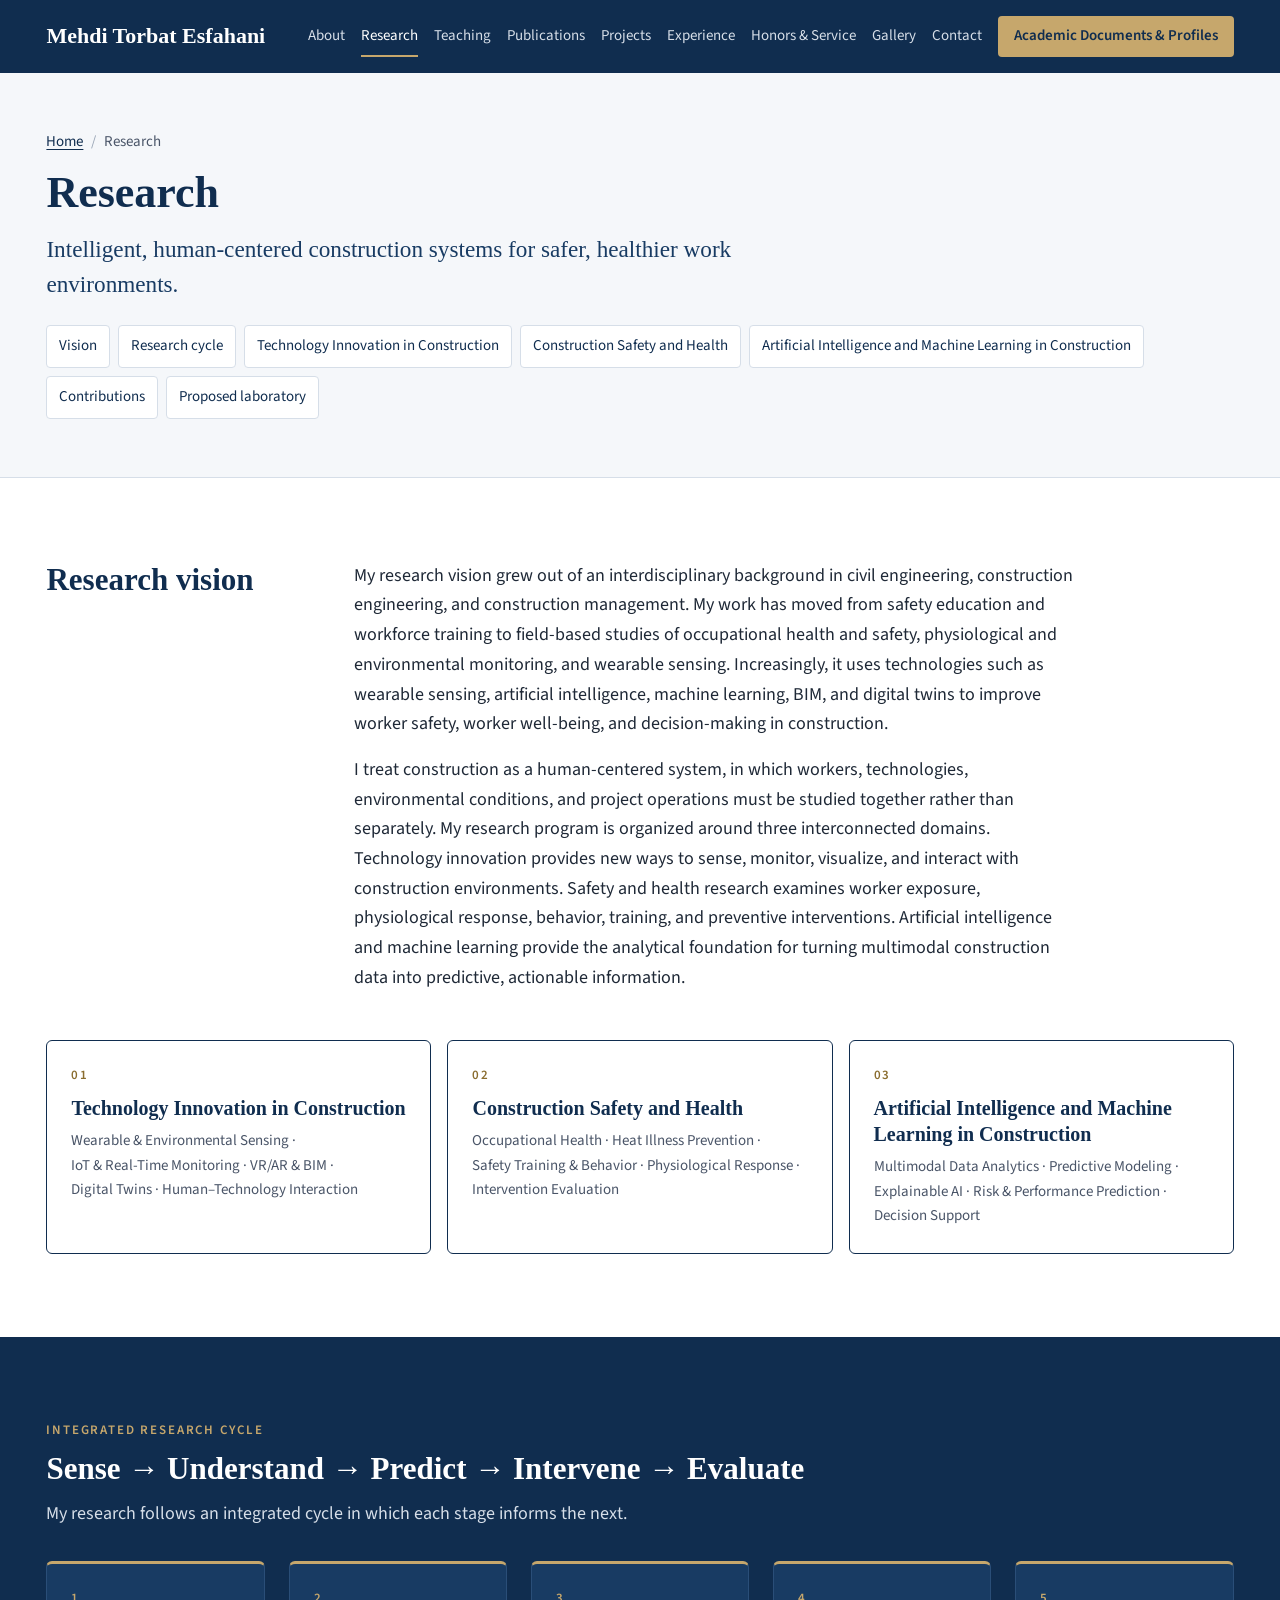
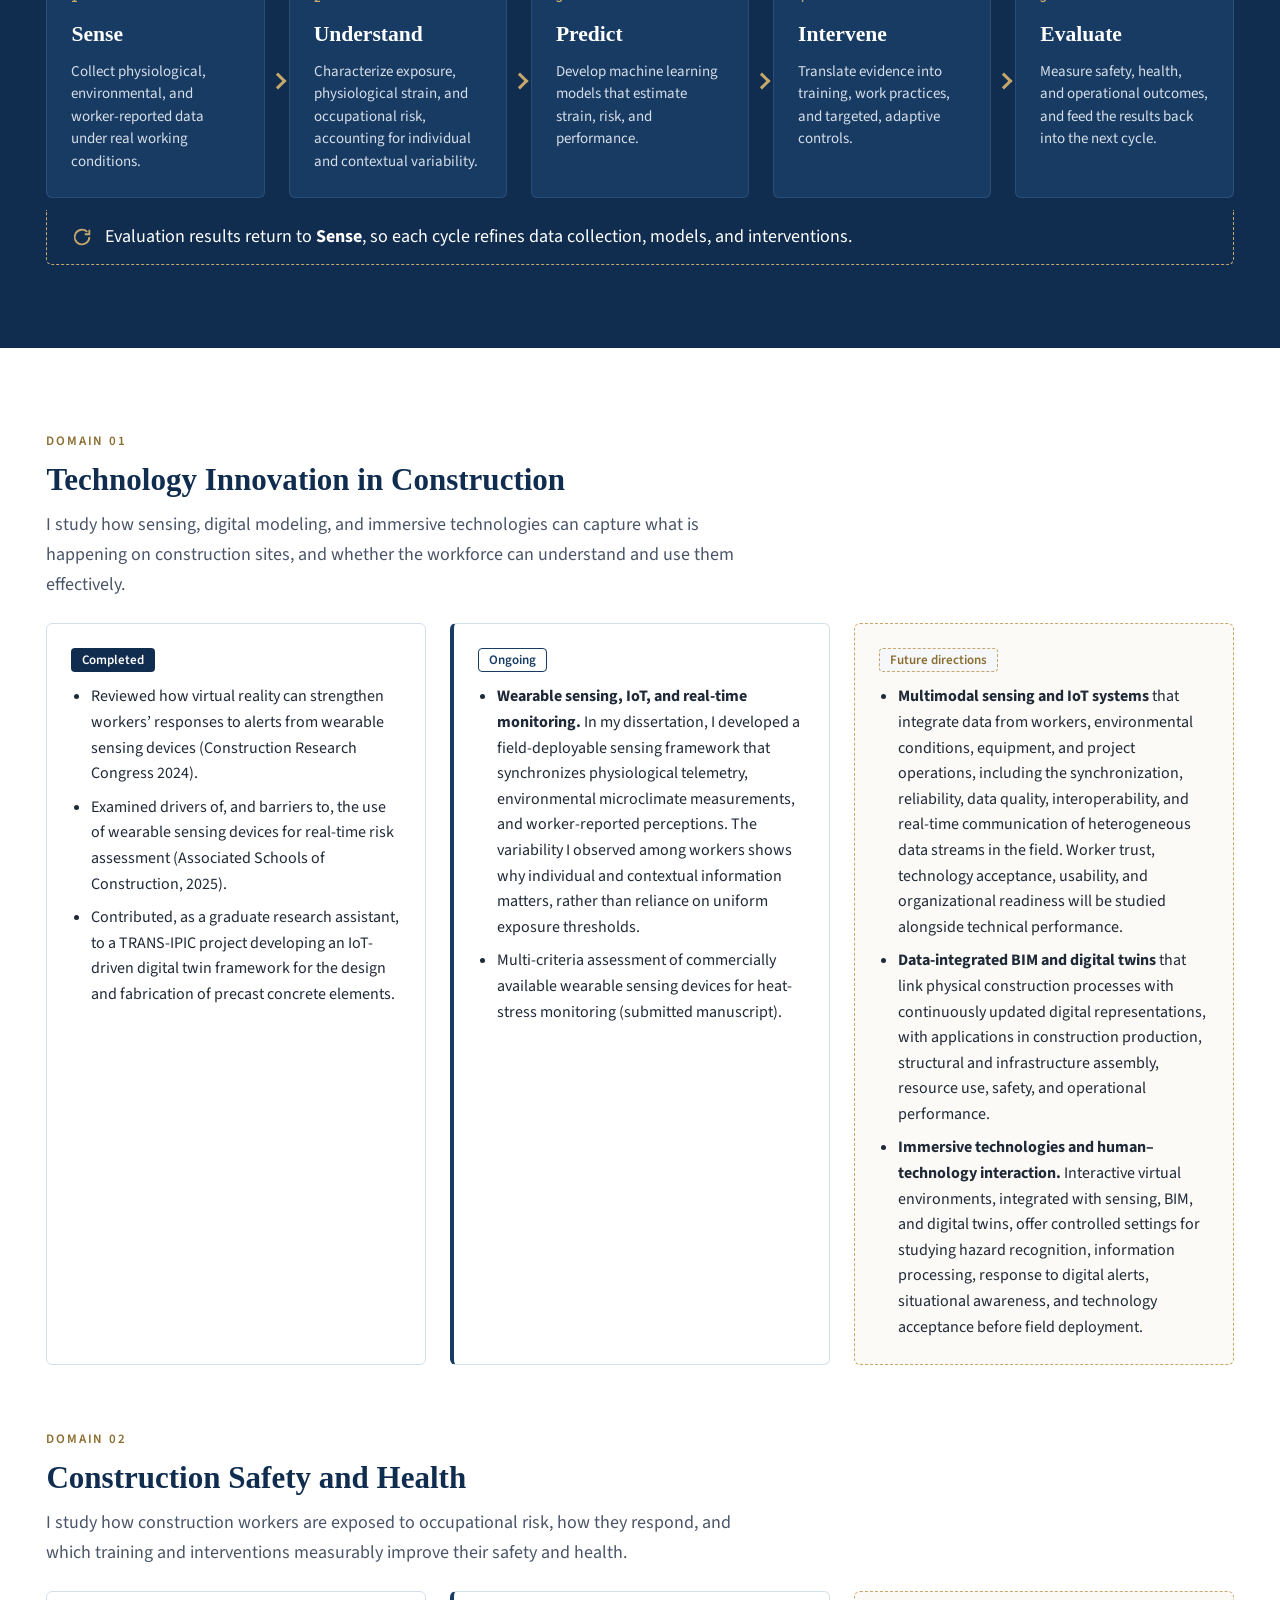
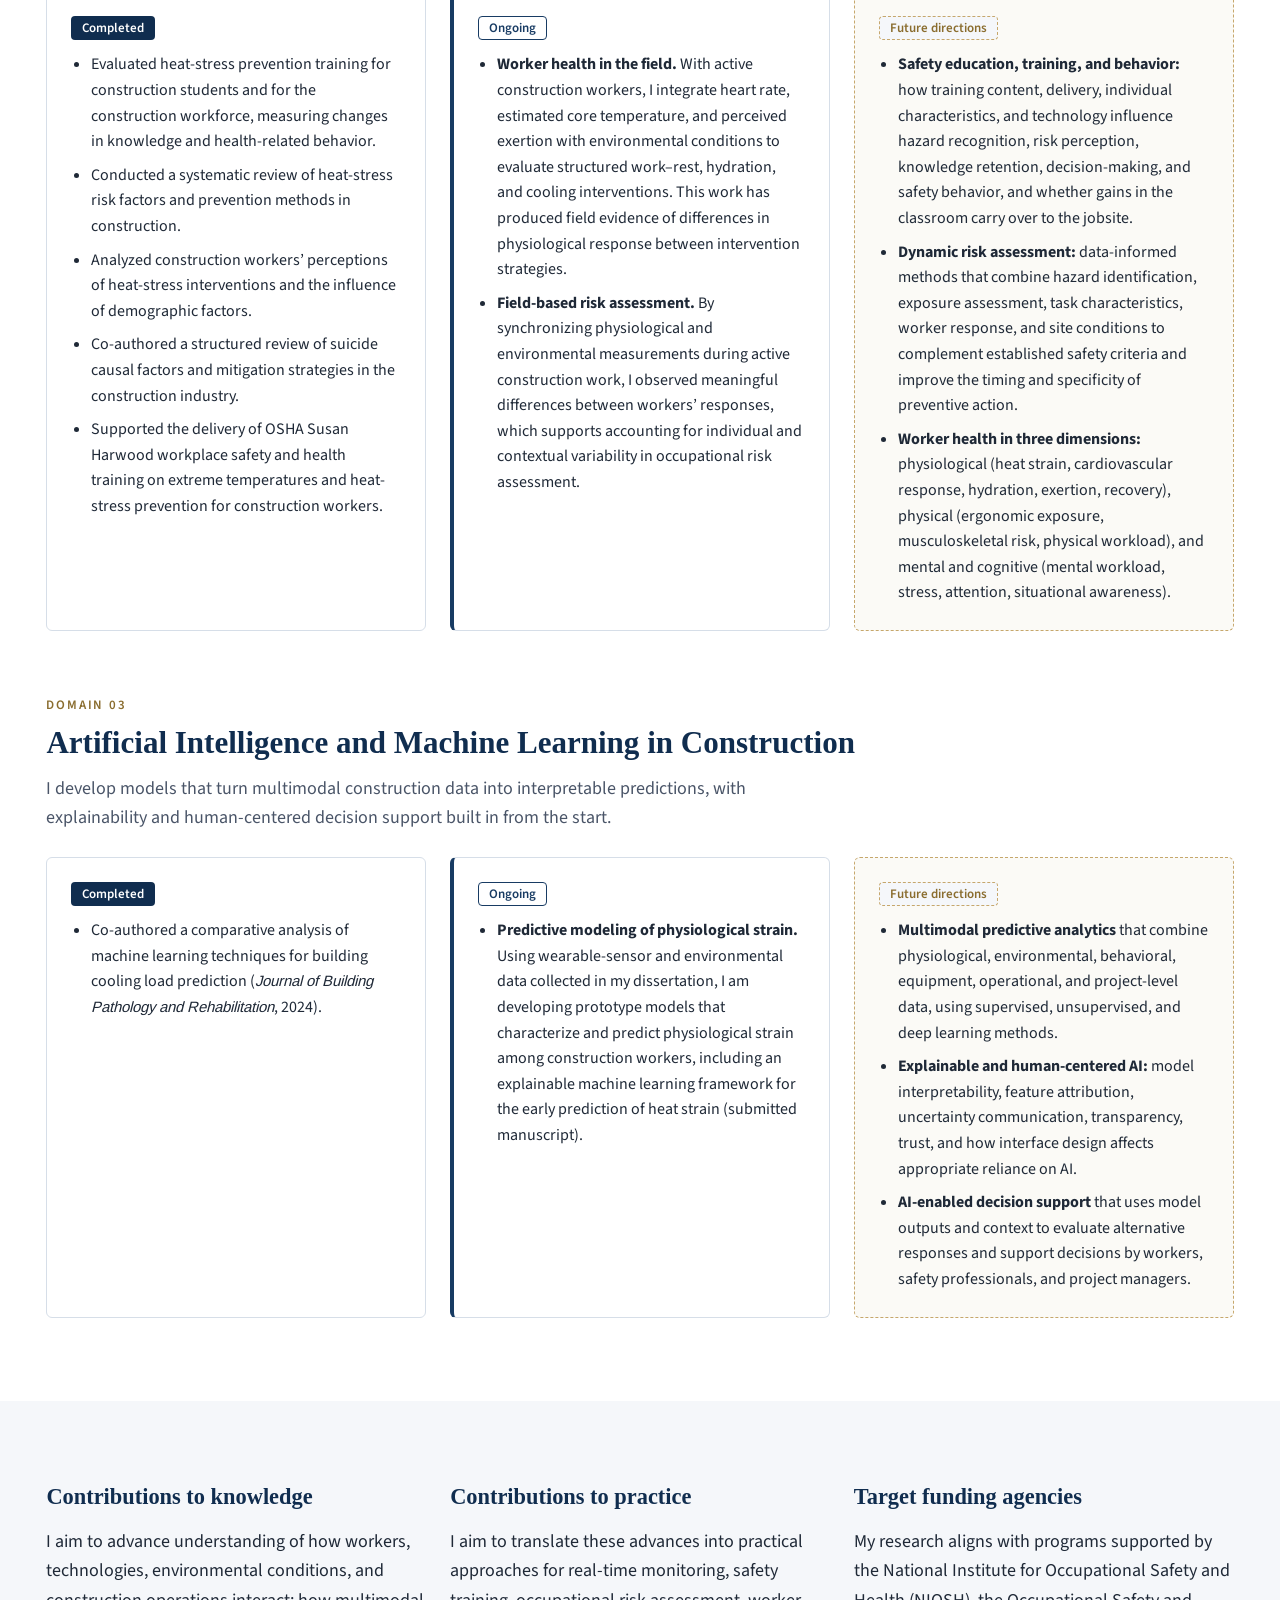
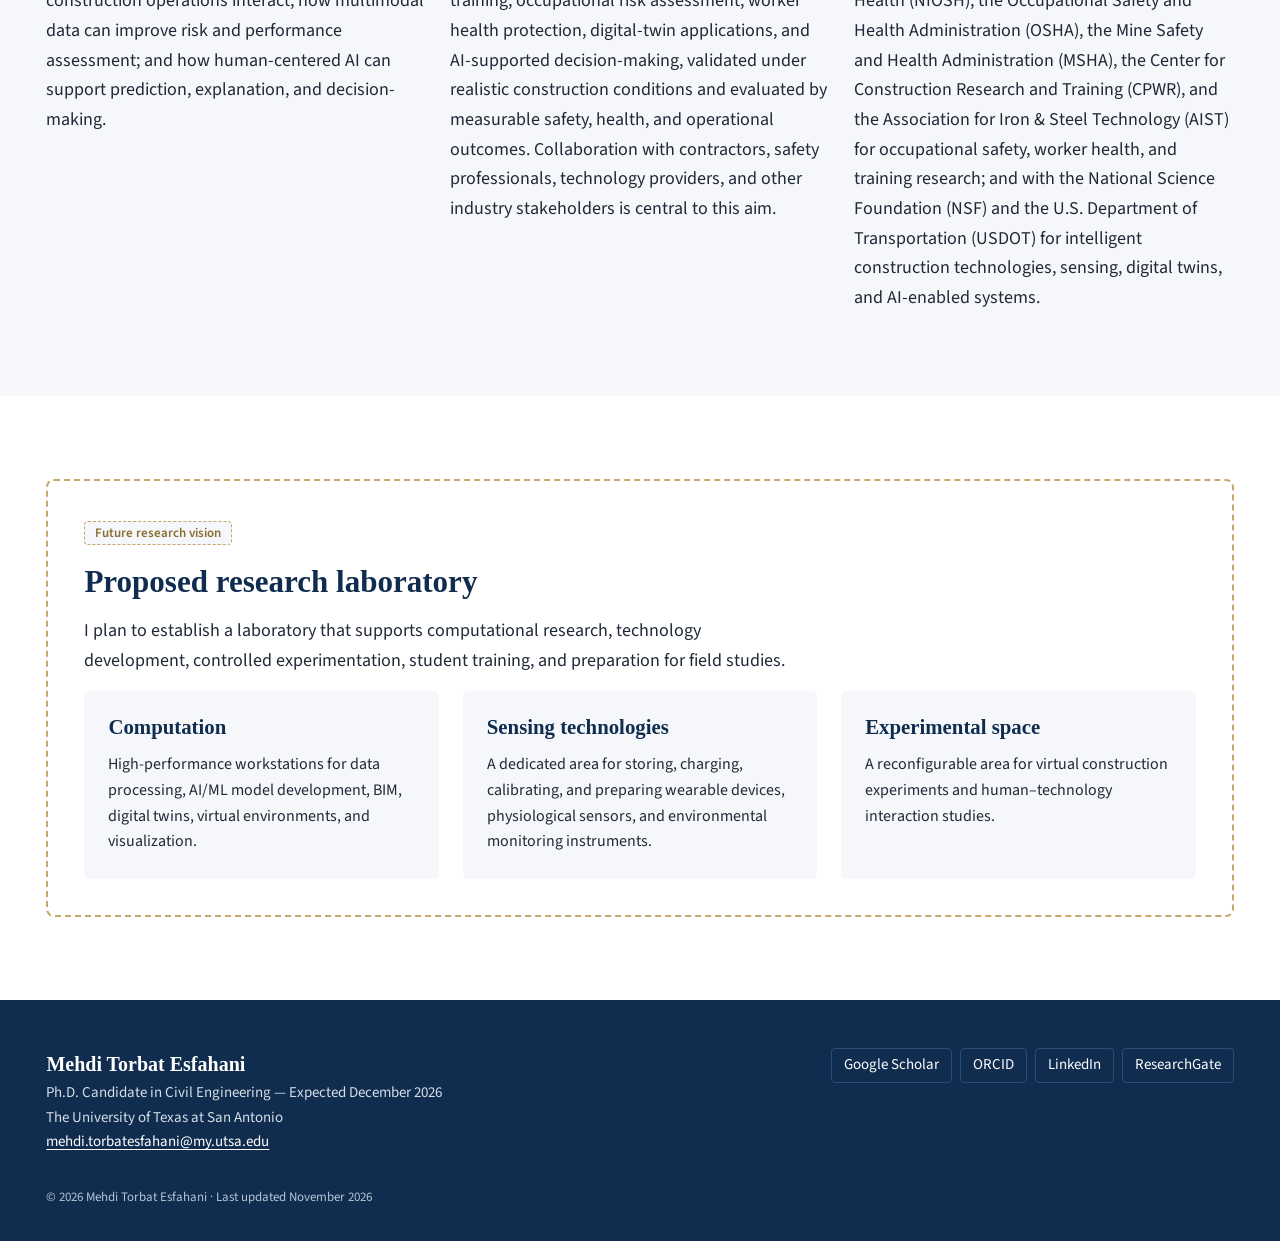
<file: research.html>
<!doctype html>
<html lang="en">
<head>
  <meta charset="utf-8">
  <meta name="viewport" content="width=device-width, initial-scale=1">
  <title>Research | Mehdi Torbat Esfahani</title>
  <meta name="description" content="Research program of Mehdi Torbat Esfahani: technology innovation in construction, construction safety and health, and artificial intelligence and machine learning in construction.">
  <meta name="author" content="Mehdi Torbat Esfahani">
  <meta property="og:type" content="website">
  <meta property="og:title" content="Research | Mehdi Torbat Esfahani">
  <meta property="og:description" content="Research program of Mehdi Torbat Esfahani: technology innovation in construction, construction safety and health, and artificial intelligence and machine learning in construction.">
  <meta name="theme-color" content="#102D4F">
  <link rel="icon" href="assets/img/favicon.svg" type="image/svg+xml">
  <link rel="preload" href="assets/fonts/SourceSans3-Variable.woff" as="font" type="font/woff" crossorigin>
  <link rel="stylesheet" href="assets/css/tokens.css">
  <link rel="stylesheet" href="assets/css/site.css">
  <script>document.documentElement.classList.add("js");</script>
</head>
<body>
  <a class="skip-link" href="#main">Skip to main content</a>
  <header class="site-header">
    <div class="container header-inner">
      <a class="brand" href="index.html">Mehdi Torbat Esfahani</a>
      <button class="nav-toggle" type="button" aria-expanded="false" aria-controls="site-nav">
        <svg aria-hidden="true" viewBox="0 0 24 24" fill="none" stroke="currentColor" stroke-width="2"><path d="M4 7h16M4 12h16M4 17h16"/></svg>
        <span class="nav-toggle-label">Menu</span>
      </button>
      <nav id="site-nav" class="site-nav" aria-label="Primary">
        <ul>
        <li><a href="about.html">About</a></li>
        <li><a href="research.html" aria-current="page">Research</a></li>
        <li><a href="teaching.html">Teaching</a></li>
        <li><a href="publications.html">Publications</a></li>
        <li><a href="projects.html">Projects</a></li>
        <li><a href="experience.html">Experience</a></li>
        <li><a href="honors.html">Honors &amp; Service</a></li>
        <li><a href="gallery.html">Gallery</a></li>
        <li><a href="contact.html">Contact</a></li>
        <li><a class="nav-cv" href="cv.html">Academic Documents &amp; Profiles</a></li>
        </ul>
      </nav>
    </div>
  </header>

  <main id="main" tabindex="-1">
    <div class="page-head">
      <div class="container">
        <nav class="breadcrumb" aria-label="Breadcrumb"><ol><li><a href="index.html">Home</a></li><li aria-current="page">Research</li></ol></nav>
        <h1>Research</h1>
        <p class="lead">Intelligent, human-centered construction systems for safer, healthier work environments.</p>
      <nav class="jump-links" aria-label="On this page">
        <ul>
          <li><a href="#vision">Vision</a></li>
          <li><a href="#cycle">Research cycle</a></li>
          <li><a href="#domain-1">Technology Innovation in Construction</a></li>
          <li><a href="#domain-2">Construction Safety and Health</a></li>
          <li><a href="#domain-3">Artificial Intelligence and Machine Learning in Construction</a></li>
          <li><a href="#contributions">Contributions</a></li>
          <li><a href="#laboratory">Proposed laboratory</a></li>
        </ul>
      </nav>
      </div>
    </div>

    <section class="section" id="vision" aria-labelledby="vision-h">
      <div class="container">
        <div class="two-col">
          <h2 id="vision-h">Research vision</h2>
          <div class="prose measure">
            <p>My research vision grew out of an interdisciplinary background in civil engineering, construction engineering, and construction management. My work has moved from safety education and workforce training to field-based studies of occupational health and safety, physiological and environmental monitoring, and wearable sensing. Increasingly, it uses technologies such as wearable sensing, artificial intelligence, machine learning, BIM, and digital twins to improve worker safety, worker well-being, and decision-making in construction.</p>
            <p>I treat construction as a human-centered system, in which workers, technologies, environmental conditions, and project operations must be studied together rather than separately. My research program is organized around three interconnected domains. Technology innovation provides new ways to sense, monitor, visualize, and interact with construction environments. Safety and health research examines worker exposure, physiological response, behavior, training, and preventive interventions. Artificial intelligence and machine learning provide the analytical foundation for turning multimodal construction data into predictive, actionable information.</p>
          </div>
        </div>
        <h3 class="visually-hidden">The three research domains</h3>
        <ul class="domain-map" style="margin-top:var(--s7)" aria-label="Three interconnected research domains">
          <li><span class="num">01</span><strong>Technology Innovation in Construction</strong><span class="sub"><span class="tag">Wearable &amp; Environmental Sensing ·</span> <span class="tag">IoT &amp; Real-Time Monitoring ·</span> <span class="tag">VR/AR &amp; BIM ·</span> <span class="tag">Digital Twins ·</span> <span class="tag">Human–Technology Interaction</span></span></li>
          <li><span class="num">02</span><strong>Construction Safety and Health</strong><span class="sub"><span class="tag">Occupational Health ·</span> <span class="tag">Heat Illness Prevention ·</span> <span class="tag">Safety Training &amp; Behavior ·</span> <span class="tag">Physiological Response ·</span> <span class="tag">Intervention Evaluation</span></span></li>
          <li><span class="num">03</span><strong>Artificial Intelligence and Machine Learning in Construction</strong><span class="sub"><span class="tag">Multimodal Data Analytics ·</span> <span class="tag">Predictive Modeling ·</span> <span class="tag">Explainable AI ·</span> <span class="tag">Risk &amp; Performance Prediction ·</span> <span class="tag">Decision Support</span></span></li>
        </ul>
      </div>
    </section>

    <section class="section section--navy on-navy" id="cycle" aria-labelledby="cycle-h">
      <div class="container">
        <p class="eyebrow">Integrated research cycle</p>
        <h2 id="cycle-h" style="margin:var(--s2) 0 var(--s3)">Sense → Understand → Predict → Intervene → Evaluate</h2>
        <p style="color:var(--on-navy);margin-bottom:var(--s6)">My research follows an integrated cycle in which each stage informs the next.</p>
        <ol class="cycle cycle--5 cycle--dark" aria-label="Five-stage research cycle">
          <li><span class="step-name">Sense</span><span class="step-desc">Collect physiological, environmental, and worker-reported data under real working conditions.</span></li>
          <li><span class="step-name">Understand</span><span class="step-desc">Characterize exposure, physiological strain, and occupational risk, accounting for individual and contextual variability.</span></li>
          <li><span class="step-name">Predict</span><span class="step-desc">Develop machine learning models that estimate strain, risk, and performance.</span></li>
          <li><span class="step-name">Intervene</span><span class="step-desc">Translate evidence into training, work practices, and targeted, adaptive controls.</span></li>
          <li><span class="step-name">Evaluate</span><span class="step-desc">Measure safety, health, and operational outcomes, and feed the results back into the next cycle.</span></li>
        </ol>
        <p class="feedback"><svg aria-hidden="true" viewBox="0 0 24 24" fill="none" stroke="#C6A76C" stroke-width="2"><path d="M20 12a8 8 0 1 1-2.3-5.6"/><path d="M20 4v5h-5"/></svg><span>Evaluation results return to <strong>Sense</strong>, so each cycle refines data collection, models, and interventions.</span></p>
      </div>
    </section>

    <section class="section" aria-label="Research domains">
      <div class="container">
        <div class="domain" id="domain-1">
          <p class="eyebrow">Domain 01</p>
          <h2 style="margin-top:var(--s2)">Technology Innovation in Construction</h2>
          <p class="measure muted" style="margin-top:var(--s3)">I study how sensing, digital modeling, and immersive technologies can capture what is happening on construction sites, and whether the workforce can understand and use them effectively.</p>
          <div class="tiers">
          <div class="tier">
            <h3><span class="badge badge--completed">Completed</span></h3>
            <ul>
              <li>Reviewed how virtual reality can strengthen workers’ responses to alerts from wearable sensing devices (Construction Research Congress 2024).</li>
              <li>Examined drivers of, and barriers to, the use of wearable sensing devices for real-time risk assessment (Associated Schools of Construction, 2025).</li>
              <li>Contributed, as a graduate research assistant, to a TRANS-IPIC project developing an IoT-driven digital twin framework for the design and fabrication of precast concrete elements.</li>
            </ul>
          </div>
          <div class="tier tier--ongoing">
            <h3><span class="badge badge--ongoing">Ongoing</span></h3>
            <ul>
              <li><strong>Wearable sensing, IoT, and real-time monitoring.</strong> In my dissertation, I developed a field-deployable sensing framework that synchronizes physiological telemetry, environmental microclimate measurements, and worker-reported perceptions. The variability I observed among workers shows why individual and contextual information matters, rather than reliance on uniform exposure thresholds.</li>
              <li>Multi-criteria assessment of commercially available wearable sensing devices for heat-stress monitoring (submitted manuscript).</li>
            </ul>
          </div>
          <div class="tier tier--future">
            <h3><span class="badge badge--future">Future directions</span></h3>
            <ul>
              <li><strong>Multimodal sensing and IoT systems</strong> that integrate data from workers, environmental conditions, equipment, and project operations, including the synchronization, reliability, data quality, interoperability, and real-time communication of heterogeneous data streams in the field. Worker trust, technology acceptance, usability, and organizational readiness will be studied alongside technical performance.</li>
              <li><strong>Data-integrated BIM and digital twins</strong> that link physical construction processes with continuously updated digital representations, with applications in construction production, structural and infrastructure assembly, resource use, safety, and operational performance.</li>
              <li><strong>Immersive technologies and human–technology interaction.</strong> Interactive virtual environments, integrated with sensing, BIM, and digital twins, offer controlled settings for studying hazard recognition, information processing, response to digital alerts, situational awareness, and technology acceptance before field deployment.</li>
            </ul>
          </div>
          </div>
        </div>

        <div class="domain" id="domain-2">
          <p class="eyebrow">Domain 02</p>
          <h2 style="margin-top:var(--s2)">Construction Safety and Health</h2>
          <p class="measure muted" style="margin-top:var(--s3)">I study how construction workers are exposed to occupational risk, how they respond, and which training and interventions measurably improve their safety and health.</p>
          <div class="tiers">
          <div class="tier">
            <h3><span class="badge badge--completed">Completed</span></h3>
            <ul>
              <li>Evaluated heat-stress prevention training for construction students and for the construction workforce, measuring changes in knowledge and health-related behavior.</li>
              <li>Conducted a systematic review of heat-stress risk factors and prevention methods in construction.</li>
              <li>Analyzed construction workers’ perceptions of heat-stress interventions and the influence of demographic factors.</li>
              <li>Co-authored a structured review of suicide causal factors and mitigation strategies in the construction industry.</li>
              <li>Supported the delivery of OSHA Susan Harwood workplace safety and health training on extreme temperatures and heat-stress prevention for construction workers.</li>
            </ul>
          </div>
          <div class="tier tier--ongoing">
            <h3><span class="badge badge--ongoing">Ongoing</span></h3>
            <ul>
              <li><strong>Worker health in the field.</strong> With active construction workers, I integrate heart rate, estimated core temperature, and perceived exertion with environmental conditions to evaluate structured work–rest, hydration, and cooling interventions. This work has produced field evidence of differences in physiological response between intervention strategies.</li>
              <li><strong>Field-based risk assessment.</strong> By synchronizing physiological and environmental measurements during active construction work, I observed meaningful differences between workers’ responses, which supports accounting for individual and contextual variability in occupational risk assessment.</li>
            </ul>
          </div>
          <div class="tier tier--future">
            <h3><span class="badge badge--future">Future directions</span></h3>
            <ul>
              <li><strong>Safety education, training, and behavior:</strong> how training content, delivery, individual characteristics, and technology influence hazard recognition, risk perception, knowledge retention, decision-making, and safety behavior, and whether gains in the classroom carry over to the jobsite.</li>
              <li><strong>Dynamic risk assessment:</strong> data-informed methods that combine hazard identification, exposure assessment, task characteristics, worker response, and site conditions to complement established safety criteria and improve the timing and specificity of preventive action.</li>
              <li><strong>Worker health in three dimensions:</strong> physiological (heat strain, cardiovascular response, hydration, exertion, recovery), physical (ergonomic exposure, musculoskeletal risk, physical workload), and mental and cognitive (mental workload, stress, attention, situational awareness).</li>
            </ul>
          </div>
          </div>
        </div>

        <div class="domain" id="domain-3">
          <p class="eyebrow">Domain 03</p>
          <h2 style="margin-top:var(--s2)">Artificial Intelligence and Machine Learning in Construction</h2>
          <p class="measure muted" style="margin-top:var(--s3)">I develop models that turn multimodal construction data into interpretable predictions, with explainability and human-centered decision support built in from the start.</p>
          <div class="tiers">
          <div class="tier">
            <h3><span class="badge badge--completed">Completed</span></h3>
            <ul>
              <li>Co-authored a comparative analysis of machine learning techniques for building cooling load prediction (<em>Journal of Building Pathology and Rehabilitation</em>, 2024).</li>
            </ul>
          </div>
          <div class="tier tier--ongoing">
            <h3><span class="badge badge--ongoing">Ongoing</span></h3>
            <ul>
              <li><strong>Predictive modeling of physiological strain.</strong> Using wearable-sensor and environmental data collected in my dissertation, I am developing prototype models that characterize and predict physiological strain among construction workers, including an explainable machine learning framework for the early prediction of heat strain (submitted manuscript).</li>
            </ul>
          </div>
          <div class="tier tier--future">
            <h3><span class="badge badge--future">Future directions</span></h3>
            <ul>
              <li><strong>Multimodal predictive analytics</strong> that combine physiological, environmental, behavioral, equipment, operational, and project-level data, using supervised, unsupervised, and deep learning methods.</li>
              <li><strong>Explainable and human-centered AI:</strong> model interpretability, feature attribution, uncertainty communication, transparency, trust, and how interface design affects appropriate reliance on AI.</li>
              <li><strong>AI-enabled decision support</strong> that uses model outputs and context to evaluate alternative responses and support decisions by workers, safety professionals, and project managers.</li>
            </ul>
          </div>
          </div>
        </div>
      </div>
    </section>

    <section class="section section--gray" id="contributions" aria-labelledby="contrib-h">
      <div class="container">
        <h2 id="contrib-h" class="visually-hidden">Contributions and funding</h2>
        <div class="grid-3">
          <div class="stack"><h3>Contributions to knowledge</h3><p>I aim to advance understanding of how workers, technologies, environmental conditions, and construction operations interact; how multimodal data can improve risk and performance assessment; and how human-centered AI can support prediction, explanation, and decision-making.</p></div>
          <div class="stack"><h3>Contributions to practice</h3><p>I aim to translate these advances into practical approaches for real-time monitoring, safety training, occupational risk assessment, worker health protection, digital-twin applications, and AI-supported decision-making, validated under realistic construction conditions and evaluated by measurable safety, health, and operational outcomes. Collaboration with contractors, safety professionals, technology providers, and other industry stakeholders is central to this aim.</p></div>
          <div class="stack"><h3>Target funding agencies</h3><p>My research aligns with programs supported by the National Institute for Occupational Safety and Health (NIOSH), the Occupational Safety and Health Administration (OSHA), the Mine Safety and Health Administration (MSHA), the Center for Construction Research and Training (CPWR), and the Association for Iron &amp; Steel Technology (AIST) for occupational safety, worker health, and training research; and with the National Science Foundation (NSF) and the U.S. Department of Transportation (USDOT) for intelligent construction technologies, sensing, digital twins, and AI-enabled systems.</p></div>
        </div>
      </div>
    </section>

    <section class="section" id="laboratory" aria-labelledby="lab-h">
      <div class="container">
        <div class="proposed stack">
          <p><span class="badge badge--future">Future research vision</span></p>
          <h2 id="lab-h">Proposed research laboratory</h2>
          <p class="measure">I plan to establish a laboratory that supports computational research, technology development, controlled experimentation, student training, and preparation for field studies.</p>
          <div class="grid-3">
            <div class="card" style="background:var(--gray-bg);border:none"><h3>Computation</h3><p>High-performance workstations for data processing, AI/ML model development, BIM, digital twins, virtual environments, and visualization.</p></div>
            <div class="card" style="background:var(--gray-bg);border:none"><h3>Sensing technologies</h3><p>A dedicated area for storing, charging, calibrating, and preparing wearable devices, physiological sensors, and environmental monitoring instruments.</p></div>
            <div class="card" style="background:var(--gray-bg);border:none"><h3>Experimental space</h3><p>A reconfigurable area for virtual construction experiments and human–technology interaction studies.</p></div>
          </div>
        </div>
      </div>
    </section>
  </main>

  <footer class="site-footer">
    <div class="container">
      <div class="footer-inner">
        <div>
          <p class="footer-name">Mehdi Torbat Esfahani</p>
          <p data-config="degreeStatus">Doctoral studies in Civil Engineering</p>
          <p>The University of Texas at San Antonio</p>
          <p><a href="mailto:mehdi.torbatesfahani@my.utsa.edu" data-config="email">mehdi.torbatesfahani@my.utsa.edu</a></p>
        </div>
        <ul class="footer-profiles" aria-label="Academic profiles">
          <li data-profile="googleScholar"><a href="https://scholar.google.com/citations?user=h_LpC_QAAAAJ&amp;hl=en&amp;oi=ao" target="_blank" rel="noopener noreferrer">Google Scholar<span class="visually-hidden"> (opens in a new tab)</span></a></li>
          <li data-profile="orcid"><a href="https://orcid.org/0009-0005-9942-5715" target="_blank" rel="noopener noreferrer">ORCID<span class="visually-hidden"> (opens in a new tab)</span></a></li>
          <li data-profile="linkedin"><a href="https://www.linkedin.com/in/mehditorbat" target="_blank" rel="noopener noreferrer">LinkedIn<span class="visually-hidden"> (opens in a new tab)</span></a></li>
          <li data-profile="researchgate"><a href="https://www.researchgate.net/profile/Mehdi-Torbat-Esfahani-2" target="_blank" rel="noopener noreferrer">ResearchGate<span class="visually-hidden"> (opens in a new tab)</span></a></li>
        </ul>
      </div>
      <p class="footer-legal">© 2026 Mehdi Torbat Esfahani · Last updated <span data-config="lastUpdated">November 2026</span></p>
    </div>
  </footer>
  <script src="assets/js/site-config.js"></script>
  <script src="assets/js/site.js"></script>
</body>
</html>
</file>
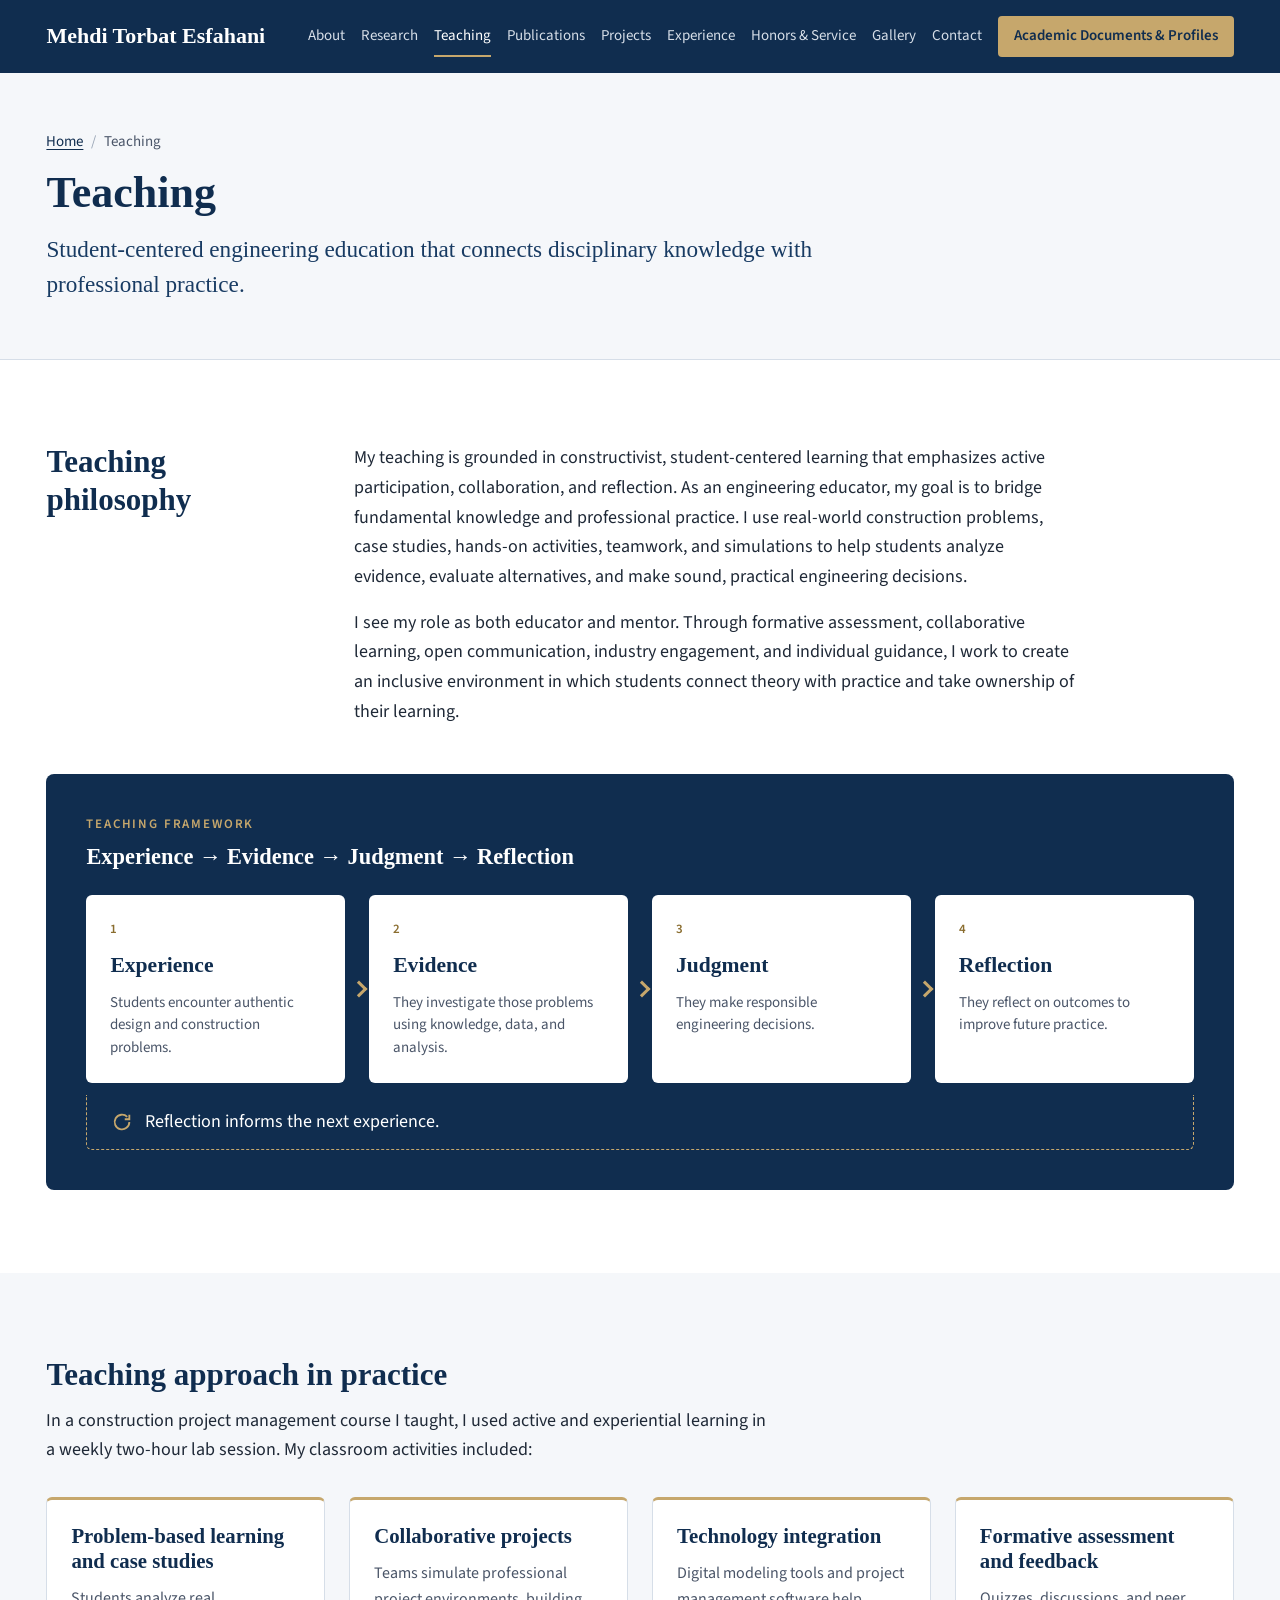
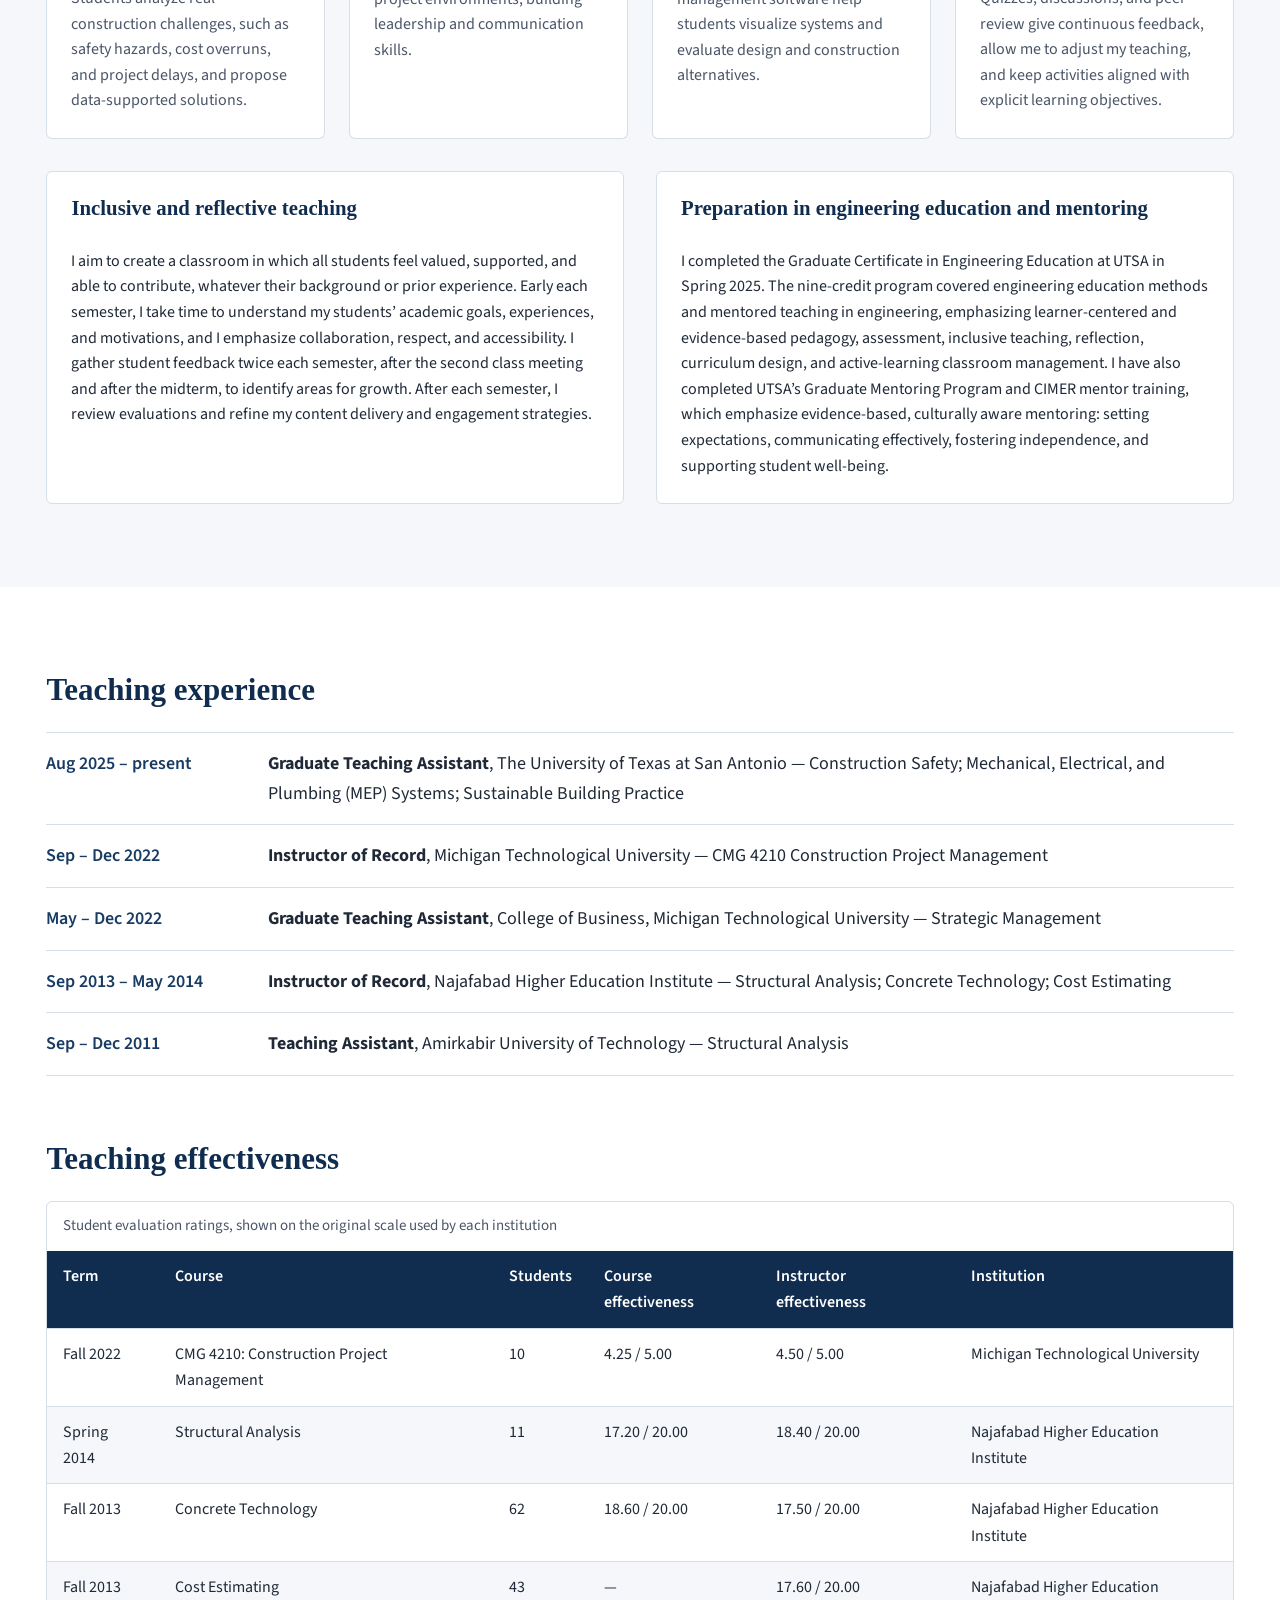
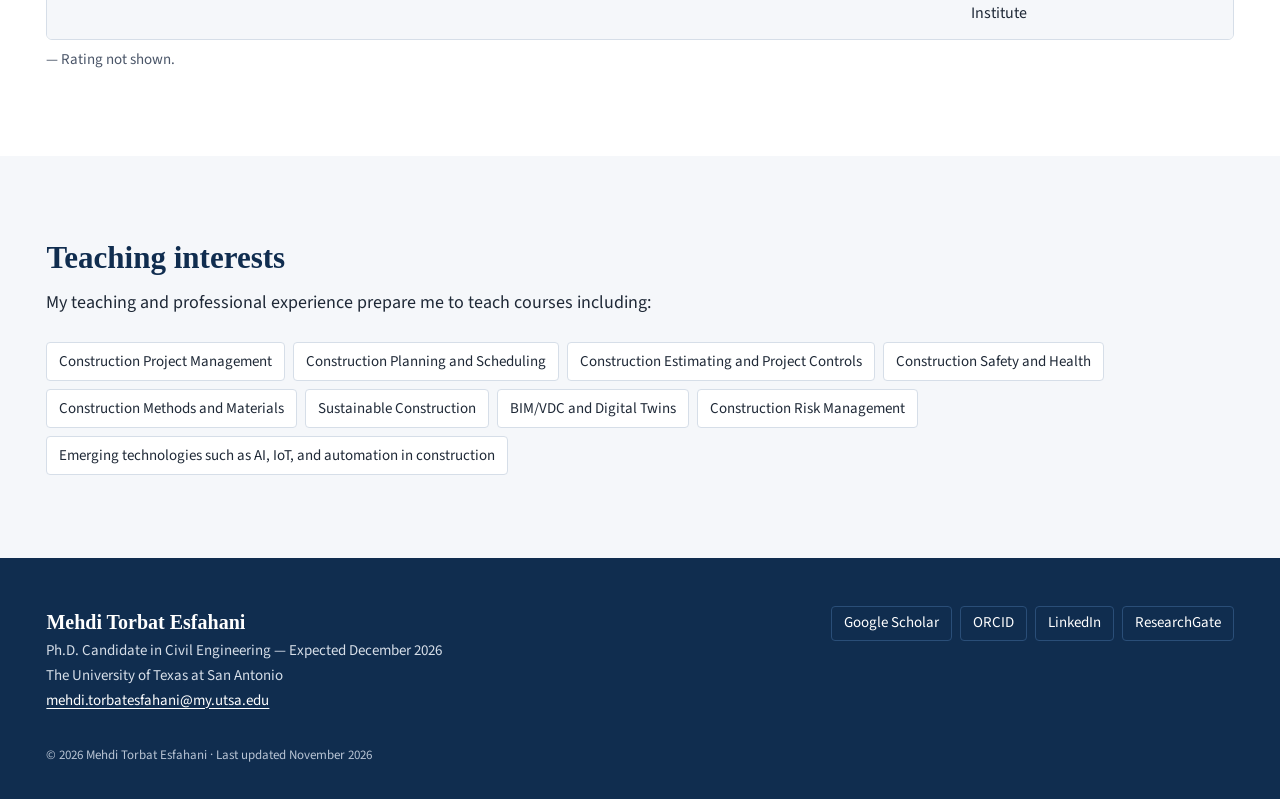
<file: teaching.html>
<!doctype html>
<html lang="en">
<head>
  <meta charset="utf-8">
  <meta name="viewport" content="width=device-width, initial-scale=1">
  <title>Teaching | Mehdi Torbat Esfahani</title>
  <meta name="description" content="Teaching philosophy, Experience–Evidence–Judgment–Reflection framework, teaching experience, and teaching effectiveness of Mehdi Torbat Esfahani.">
  <meta name="author" content="Mehdi Torbat Esfahani">
  <meta property="og:type" content="website">
  <meta property="og:title" content="Teaching | Mehdi Torbat Esfahani">
  <meta property="og:description" content="Teaching philosophy, Experience–Evidence–Judgment–Reflection framework, teaching experience, and teaching effectiveness of Mehdi Torbat Esfahani.">
  <meta name="theme-color" content="#102D4F">
  <link rel="icon" href="assets/img/favicon.svg" type="image/svg+xml">
  <link rel="preload" href="assets/fonts/SourceSans3-Variable.woff" as="font" type="font/woff" crossorigin>
  <link rel="stylesheet" href="assets/css/tokens.css">
  <link rel="stylesheet" href="assets/css/site.css">
  <script>document.documentElement.classList.add("js");</script>
</head>
<body>
  <a class="skip-link" href="#main">Skip to main content</a>
  <header class="site-header">
    <div class="container header-inner">
      <a class="brand" href="index.html">Mehdi Torbat Esfahani</a>
      <button class="nav-toggle" type="button" aria-expanded="false" aria-controls="site-nav">
        <svg aria-hidden="true" viewBox="0 0 24 24" fill="none" stroke="currentColor" stroke-width="2"><path d="M4 7h16M4 12h16M4 17h16"/></svg>
        <span class="nav-toggle-label">Menu</span>
      </button>
      <nav id="site-nav" class="site-nav" aria-label="Primary">
        <ul>
        <li><a href="about.html">About</a></li>
        <li><a href="research.html">Research</a></li>
        <li><a href="teaching.html" aria-current="page">Teaching</a></li>
        <li><a href="publications.html">Publications</a></li>
        <li><a href="projects.html">Projects</a></li>
        <li><a href="experience.html">Experience</a></li>
        <li><a href="honors.html">Honors &amp; Service</a></li>
        <li><a href="gallery.html">Gallery</a></li>
        <li><a href="contact.html">Contact</a></li>
        <li><a class="nav-cv" href="cv.html">Academic Documents &amp; Profiles</a></li>
        </ul>
      </nav>
    </div>
  </header>

  <main id="main" tabindex="-1">
    <div class="page-head">
      <div class="container">
        <nav class="breadcrumb" aria-label="Breadcrumb"><ol><li><a href="index.html">Home</a></li><li aria-current="page">Teaching</li></ol></nav>
        <h1>Teaching</h1>
        <p class="lead">Student-centered engineering education that connects disciplinary knowledge with professional practice.</p>
      </div>
    </div>

    <section class="section" aria-labelledby="phil-h">
      <div class="container">
        <div class="two-col">
          <h2 id="phil-h">Teaching philosophy</h2>
          <div class="prose measure">
            <p>My teaching is grounded in constructivist, student-centered learning that emphasizes active participation, collaboration, and reflection. As an engineering educator, my goal is to bridge fundamental knowledge and professional practice. I use real-world construction problems, case studies, hands-on activities, teamwork, and simulations to help students analyze evidence, evaluate alternatives, and make sound, practical engineering decisions.</p>
            <p>I see my role as both educator and mentor. Through formative assessment, collaborative learning, open communication, industry engagement, and individual guidance, I work to create an inclusive environment in which students connect theory with practice and take ownership of their learning.</p>
          </div>
        </div>
        <div class="framework-panel on-navy" style="margin-top:var(--s7)">
          <p class="eyebrow">Teaching framework</p>
          <h3>Experience → Evidence → Judgment → Reflection</h3>
          <ol class="cycle cycle--4 cycle--light" aria-label="Experience, Evidence, Judgment, Reflection teaching framework">
            <li><span class="step-name">Experience</span><span class="step-desc">Students encounter authentic design and construction problems.</span></li>
            <li><span class="step-name">Evidence</span><span class="step-desc">They investigate those problems using knowledge, data, and analysis.</span></li>
            <li><span class="step-name">Judgment</span><span class="step-desc">They make responsible engineering decisions.</span></li>
            <li><span class="step-name">Reflection</span><span class="step-desc">They reflect on outcomes to improve future practice.</span></li>
          </ol>
          <p class="feedback"><svg aria-hidden="true" viewBox="0 0 24 24" fill="none" stroke="#C6A76C" stroke-width="2"><path d="M20 12a8 8 0 1 1-2.3-5.6"/><path d="M20 4v5h-5"/></svg><span>Reflection informs the next experience.</span></p>
        </div>
      </div>
    </section>

    <section class="section section--gray" aria-labelledby="approach-h">
      <div class="container">
        <h2 id="approach-h">Teaching approach in practice</h2>
        <p class="measure" style="margin:var(--s3) 0 var(--s6)">In a construction project management course I taught, I used active and experiential learning in a weekly two-hour lab session. My classroom activities included:</p>
        <div class="grid-3" style="grid-template-columns:repeat(auto-fit,minmax(min(100%,240px),1fr))">
          <div class="card card--gold"><h3>Problem-based learning and case studies</h3><p class="muted">Students analyze real construction challenges, such as safety hazards, cost overruns, and project delays, and propose data-supported solutions.</p></div>
          <div class="card card--gold"><h3>Collaborative projects</h3><p class="muted">Teams simulate professional project environments, building leadership and communication skills.</p></div>
          <div class="card card--gold"><h3>Technology integration</h3><p class="muted">Digital modeling tools and project management software help students visualize systems and evaluate design and construction alternatives.</p></div>
          <div class="card card--gold"><h3>Formative assessment and feedback</h3><p class="muted">Quizzes, discussions, and peer review give continuous feedback, allow me to adjust my teaching, and keep activities aligned with explicit learning objectives.</p></div>
        </div>
        <div class="grid-2" style="margin-top:var(--s6)">
          <div class="card stack"><h3>Inclusive and reflective teaching</h3><p>I aim to create a classroom in which all students feel valued, supported, and able to contribute, whatever their background or prior experience. Early each semester, I take time to understand my students’ academic goals, experiences, and motivations, and I emphasize collaboration, respect, and accessibility. I gather student feedback twice each semester, after the second class meeting and after the midterm, to identify areas for growth. After each semester, I review evaluations and refine my content delivery and engagement strategies.</p></div>
          <div class="card stack"><h3>Preparation in engineering education and mentoring</h3><p>I completed the Graduate Certificate in Engineering Education at UTSA in Spring 2025. The nine-credit program covered engineering education methods and mentored teaching in engineering, emphasizing learner-centered and evidence-based pedagogy, assessment, inclusive teaching, reflection, curriculum design, and active-learning classroom management. I have also completed UTSA’s Graduate Mentoring Program and CIMER mentor training, which emphasize evidence-based, culturally aware mentoring: setting expectations, communicating effectively, fostering independence, and supporting student well-being.</p></div>
        </div>
      </div>
    </section>

    <section class="section" aria-labelledby="texp-h">
      <div class="container">
        <h2 id="texp-h" style="margin-bottom:var(--s5)">Teaching experience</h2>
        <ul class="rows">
          <li><span class="when">Aug 2025 – present</span><span><strong>Graduate Teaching Assistant</strong>, The University of Texas at San Antonio — Construction Safety; Mechanical, Electrical, and Plumbing (MEP) Systems; Sustainable Building Practice</span></li>
          <li><span class="when">Sep – Dec 2022</span><span><strong>Instructor of Record</strong>, Michigan Technological University — CMG 4210 Construction Project Management</span></li>
          <li><span class="when">May – Dec 2022</span><span><strong>Graduate Teaching Assistant</strong>, College of Business, Michigan Technological University — Strategic Management</span></li>
          <li><span class="when">Sep 2013 – May 2014</span><span><strong>Instructor of Record</strong>, Najafabad Higher Education Institute — Structural Analysis; Concrete Technology; Cost Estimating</span></li>
          <li><span class="when">Sep – Dec 2011</span><span><strong>Teaching Assistant</strong>, Amirkabir University of Technology — Structural Analysis</span></li>
        </ul>

        <h2 style="margin:var(--s8) 0 var(--s5)">Teaching effectiveness</h2>
        <div class="table-wrap" role="region" aria-labelledby="eval-cap" tabindex="0">
          <table>
            <caption id="eval-cap">Student evaluation ratings, shown on the original scale used by each institution</caption>
            <thead><tr><th scope="col">Term</th><th scope="col">Course</th><th scope="col">Students</th><th scope="col">Course effectiveness</th><th scope="col">Instructor effectiveness</th><th scope="col">Institution</th></tr></thead>
            <tbody>
              <tr><td>Fall 2022</td><td>CMG 4210: Construction Project Management</td><td>10</td><td>4.25 / 5.00</td><td>4.50 / 5.00</td><td>Michigan Technological University</td></tr>
              <tr><td>Spring 2014</td><td>Structural Analysis</td><td>11</td><td>17.20 / 20.00</td><td>18.40 / 20.00</td><td>Najafabad Higher Education Institute</td></tr>
              <tr><td>Fall 2013</td><td>Concrete Technology</td><td>62</td><td>18.60 / 20.00</td><td>17.50 / 20.00</td><td>Najafabad Higher Education Institute</td></tr>
              <tr><td>Fall 2013</td><td>Cost Estimating</td><td>43</td><td><span aria-hidden="true">—</span><span class="visually-hidden">Rating not shown</span></td><td>17.60 / 20.00</td><td>Najafabad Higher Education Institute</td></tr>
            </tbody>
          </table>
        </div>
        <p class="small muted" style="margin-top:var(--s2)">— Rating not shown.</p>
      </div>
    </section>

    <section class="section section--gray" aria-labelledby="int-h">
      <div class="container">
        <h2 id="int-h">Teaching interests</h2>
        <p class="measure" style="margin:var(--s3) 0 var(--s5)">My teaching and professional experience prepare me to teach courses including:</p>
        <ul class="chips">
          <li>Construction Project Management</li><li>Construction Planning and Scheduling</li><li>Construction Estimating and Project Controls</li><li>Construction Safety and Health</li><li>Construction Methods and Materials</li><li>Sustainable Construction</li><li>BIM/VDC and Digital Twins</li><li>Construction Risk Management</li><li>Emerging technologies such as AI, IoT, and automation in construction</li>
        </ul>
      </div>
    </section>
  </main>

  <footer class="site-footer">
    <div class="container">
      <div class="footer-inner">
        <div>
          <p class="footer-name">Mehdi Torbat Esfahani</p>
          <p data-config="degreeStatus">Doctoral studies in Civil Engineering</p>
          <p>The University of Texas at San Antonio</p>
          <p><a href="mailto:mehdi.torbatesfahani@my.utsa.edu" data-config="email">mehdi.torbatesfahani@my.utsa.edu</a></p>
        </div>
        <ul class="footer-profiles" aria-label="Academic profiles">
          <li data-profile="googleScholar"><a href="https://scholar.google.com/citations?user=h_LpC_QAAAAJ&amp;hl=en&amp;oi=ao" target="_blank" rel="noopener noreferrer">Google Scholar<span class="visually-hidden"> (opens in a new tab)</span></a></li>
          <li data-profile="orcid"><a href="https://orcid.org/0009-0005-9942-5715" target="_blank" rel="noopener noreferrer">ORCID<span class="visually-hidden"> (opens in a new tab)</span></a></li>
          <li data-profile="linkedin"><a href="https://www.linkedin.com/in/mehditorbat" target="_blank" rel="noopener noreferrer">LinkedIn<span class="visually-hidden"> (opens in a new tab)</span></a></li>
          <li data-profile="researchgate"><a href="https://www.researchgate.net/profile/Mehdi-Torbat-Esfahani-2" target="_blank" rel="noopener noreferrer">ResearchGate<span class="visually-hidden"> (opens in a new tab)</span></a></li>
        </ul>
      </div>
      <p class="footer-legal">© 2026 Mehdi Torbat Esfahani · Last updated <span data-config="lastUpdated">November 2026</span></p>
    </div>
  </footer>
  <script src="assets/js/site-config.js"></script>
  <script src="assets/js/site.js"></script>
</body>
</html>
</file>
<file: assets/css/tokens.css>
/* =========================================================
   Design tokens — Navy & White design system (approved Phase 2)
   Change a colour or size here and it updates across the site.
   ========================================================= */

/* ---- Fonts (self-hosted, SIL Open Font License) ---- */
@font-face {
  font-family: "Source Sans 3";
  src: url("../fonts/SourceSans3-Variable.woff") format("woff");
  font-weight: 200 900;
  font-style: normal;
  font-display: optional; /* no text reflow after first paint (prevents layout shift); font is preloaded */
}
@font-face {
  font-family: "Source Sans 3";
  src: url("../fonts/SourceSans3-Italic-Variable.woff") format("woff");
  font-weight: 200 900;
  font-style: italic;
  font-display: optional; /* no text reflow after first paint (prevents layout shift); font is preloaded */
}
/* Metric-matched fallback: Arial/Helvetica scaled to Source Sans 3's width,
   so text wraps the same before and after the web font loads (prevents layout shift). */
@font-face {
  font-family: "Source Sans 3 Fallback";
  src: local("Arial"), local("ArialMT"), local("Helvetica"), local("Liberation Sans"), local("Arimo");
  size-adjust: 93.45%;
  ascent-override: 109.6%;
  descent-override: 42.8%;
  line-gap-override: 0%;
}
/* Source Serif 4 (headings): add the font file to assets/fonts/ and
   remove the comment markers below. See README.md, "Adding the heading font".
@font-face {
  font-family: "Source Serif 4";
  src: url("../fonts/SourceSerif4-Variable.woff2") format("woff2");
  font-weight: 200 900;
  font-style: normal;
  font-display: optional;
}
*/

:root {
  /* Colour */
  --navy: #102D4F;          /* primary navy: headings, header, footer */
  --navy-2: #183B63;        /* secondary navy: hover, panels */
  --navy-line: #2A4E78;     /* borders on navy */
  --white: #FFFFFF;
  --gray-bg: #F5F7FA;       /* light gray sections */
  --gold: #C6A76C;          /* accent: rules, icons, text on navy only */
  --gold-text: #8A6D2F;     /* dark gold: readable labels on white */
  --text: #1F2937;          /* body text */
  --text-2: #4A5568;        /* secondary text */
  --on-navy: #D6DEE8;       /* secondary text on navy */
  --line: #D6DEE8;          /* borders on white */
  --line-strong: #9AA6B6;

  /* Type */
  --font-serif: "Source Serif 4", Georgia, "Times New Roman", serif;
  --font-sans: "Source Sans 3", "Source Sans 3 Fallback", "Segoe UI", system-ui, -apple-system, Arial, sans-serif;
  --fs-display: clamp(2.25rem, 1.6rem + 2.6vw, 3.5rem);
  --fs-h1: clamp(1.9rem, 1.5rem + 1.6vw, 2.75rem);
  --fs-h2: clamp(1.5rem, 1.3rem + 0.8vw, 2rem);
  --fs-h3: clamp(1.2rem, 1.1rem + 0.4vw, 1.4rem);
  --fs-body: clamp(1.0625rem, 1rem + 0.2vw, 1.125rem);
  --fs-small: 0.9375rem;
  --fs-eyebrow: 0.8125rem;

  /* Space (4-based) */
  --s1: 0.25rem; --s2: 0.5rem; --s3: 0.75rem; --s4: 1rem; --s5: 1.5rem;
  --s6: 2rem; --s7: 3rem; --s8: 4rem; --s9: 6rem;
  --section: clamp(3rem, 2rem + 4vw, 6rem);
  --gutter: clamp(1.25rem, 0.5rem + 3vw, 3rem);
  --container: 75rem;   /* 1200px */
  --measure: 45rem;     /* 720px reading column */

  --radius: 6px;
  --radius-sm: 4px;
}
</file>
<file: assets/css/site.css>
/* =========================================================
   Site layout and components
   ========================================================= */
*, *::before, *::after { box-sizing: border-box; }
html { -webkit-text-size-adjust: 100%; }
body {
  margin: 0;
  font-family: var(--font-sans);
  font-size: var(--fs-body);
  line-height: 1.65;
  color: var(--text);
  background: var(--white);
}
img { max-width: 100%; height: auto; }
h1, h2, h3, h4 { font-family: var(--font-serif); color: var(--navy); font-weight: 600; line-height: 1.2; margin: 0; }
h1 { font-size: var(--fs-h1); }
h2 { font-size: var(--fs-h2); }
h3 { font-size: var(--fs-h3); }
p { margin: 0; }
a { color: var(--navy); text-underline-offset: 3px; }
a:hover { color: var(--navy-2); }
:focus-visible { outline: 3px solid var(--navy-2); outline-offset: 2px; }
.on-navy :focus-visible, .site-header :focus-visible, .site-footer :focus-visible { outline-color: var(--gold); }
ul, ol { margin: 0; }

.container { max-width: calc(var(--container) + 2 * var(--gutter)); margin: 0 auto; padding-inline: var(--gutter); }
.section { padding-block: var(--section); }
.section--gray { background: var(--gray-bg); }
.section--navy { background: var(--navy); color: var(--white); }
.section--navy h2, .section--navy h3 { color: var(--white); }
.stack > * + * { margin-top: var(--s4); }
.stack-lg > * + * { margin-top: var(--s6); }
.measure { max-width: var(--measure); }
.eyebrow { font-size: var(--fs-eyebrow); letter-spacing: .14em; text-transform: uppercase; font-weight: 600; color: var(--gold-text); }
.section--navy .eyebrow, .hero .eyebrow, .framework-panel .eyebrow { color: var(--gold); }
.lead { font-family: var(--font-serif); font-size: clamp(1.2rem, 1.05rem + .6vw, 1.45rem); line-height: 1.5; color: var(--navy-2); }
.muted { color: var(--text-2); }
.small { font-size: var(--fs-small); }
.visually-hidden { position: absolute !important; width: 1px; height: 1px; padding: 0; margin: -1px; overflow: hidden; clip: rect(0 0 0 0); white-space: nowrap; border: 0; }

/* ---- Skip link ---- */
.skip-link { position: absolute; left: var(--s4); top: -100px; z-index: 100; background: var(--gold); color: var(--navy); padding: var(--s3) var(--s4); font-weight: 600; border-radius: var(--radius-sm); }
.skip-link:focus { top: var(--s4); }

/* ---- Header & navigation ---- */
.site-header { background: var(--navy); color: var(--white); }
.header-inner { display: flex; flex-wrap: wrap; align-items: center; justify-content: space-between; gap: var(--s4); padding-block: var(--s4); }
.brand { font-family: var(--font-serif); font-size: 1.375rem; font-weight: 600; color: var(--white); text-decoration: none; }
.brand:hover { color: var(--white); }
.nav-toggle { display: none; align-items: center; gap: var(--s2); min-height: 44px; min-width: 44px; padding: 0 var(--s4); background: transparent; color: var(--white); border: 1.5px solid var(--gold); border-radius: var(--radius-sm); font: 600 1rem var(--font-sans); cursor: pointer; }
.nav-toggle svg { width: 18px; height: 18px; }
.site-nav ul { list-style: none; padding: 0; display: flex; flex-wrap: wrap; align-items: center; gap: var(--s2) var(--s4); } /* 16px between links so the longer gold button fits on one row */
.site-nav a { color: var(--on-navy); text-decoration: none; font-size: .9375rem; padding-block: var(--s2); display: inline-block; }
.site-nav a:hover { color: var(--white); text-decoration: underline; }
.site-nav a[aria-current="page"] { color: var(--white); box-shadow: inset 0 -2px 0 var(--gold); }
.site-nav a.nav-cv { background: var(--gold); color: var(--navy); padding: var(--s2) var(--s4); border-radius: var(--radius-sm); font-weight: 600; white-space: nowrap; }
.site-nav a.nav-cv[aria-current="page"] { color: var(--navy); box-shadow: inset 0 -3px 0 var(--navy-2); }
.site-nav a.nav-cv:hover { background: #D4BA86; text-decoration: none; }

/* Phones: keep the site name and Menu button on one row with either the fallback or the web font (prevents layout shift on font load) */
@media (max-width: 479.98px) {
  .header-inner { gap: var(--s3); }
  .brand { font-size: 1.05rem; }
  .js .nav-toggle { padding: 0 var(--s3); gap: var(--s1); }
}
@media (max-width: 1023.98px) {
  .js .nav-toggle { display: inline-flex; }
  .js .site-nav { display: none; width: 100%; }
  .js .site-nav.is-open { display: block; }
  .js .site-nav ul { flex-direction: column; align-items: stretch; gap: 0; padding-bottom: var(--s3); }
  .js .site-nav li { border-top: 1px solid var(--navy-line); }
  .js .site-nav a { display: block; padding: var(--s3) var(--s2); font-size: 1.0625rem; }
  .js .site-nav a[aria-current="page"] { box-shadow: inset 3px 0 0 var(--gold); padding-left: var(--s4); }
  .js .site-nav a.nav-cv { margin-top: var(--s3); text-align: center; white-space: normal; }
  .js .site-nav a.nav-cv[aria-current="page"] { padding-left: var(--s2); box-shadow: none; }
}

/* ---- Page header (inner pages) ---- */
.page-head { background: var(--gray-bg); border-bottom: 1px solid var(--line); padding-block: clamp(2.5rem, 2rem + 2vw, 4rem); }
.page-head .lead { margin-top: var(--s3); max-width: 48rem; }
.breadcrumb ol { list-style: none; padding: 0; display: flex; gap: var(--s2); font-size: var(--fs-small); color: var(--text-2); margin-bottom: var(--s3); }
.breadcrumb li + li::before { content: "/"; margin-right: var(--s2); color: var(--line-strong); }
.jump-links ul { list-style: none; padding: 0; display: flex; flex-wrap: wrap; gap: var(--s2); margin-top: var(--s5); }
.jump-links a { display: inline-block; font-size: var(--fs-small); background: var(--white); border: 1px solid var(--line); border-radius: var(--radius-sm); padding: var(--s2) var(--s3); text-decoration: none; }
.jump-links a:hover { border-color: var(--navy); }

/* ---- Hero ---- */
.hero { background: var(--navy); color: var(--white); border-top: 1px solid var(--navy-2); }
.hero-inner { display: grid; gap: var(--s7); align-items: center; padding-block: clamp(3rem, 2rem + 4vw, 5.5rem); }
@media (min-width: 900px) { .hero-inner { grid-template-columns: minmax(0, 1fr) 280px; } }
.hero h1 { font-size: var(--fs-display); color: var(--white); line-height: 1.06; }
.hero .affiliation { color: var(--on-navy); margin-top: var(--s3); font-size: 1.0625rem; line-height: 1.5; }
.hero .degree { font-size: clamp(1.1rem, 1rem + .4vw, 1.25rem); font-weight: 600; color: var(--white); border-top: 1px solid var(--navy-line); padding-top: var(--s4); margin-top: var(--s5); }
.hero .vision { font-family: var(--font-serif); font-size: clamp(1.15rem, 1rem + .7vw, 1.45rem); line-height: 1.45; border-left: 3px solid var(--gold); padding-left: var(--s5); max-width: 44rem; margin-top: var(--s4); }
.hero .specialization { color: var(--on-navy); max-width: 44rem; margin-top: var(--s4); }
.portrait { display: grid; place-items: center; width: 100%; max-width: 280px; aspect-ratio: 280 / 340; background: var(--navy-2); border: 1px solid var(--navy-line); border-radius: var(--radius); justify-self: center; }
.portrait .monogram { width: 132px; height: 132px; border-radius: 50%; border: 2px solid var(--gold); display: grid; place-items: center; font-family: var(--font-serif); font-size: 2.5rem; font-weight: 600; color: var(--white); }
/* Portrait photo: fills the frame, keeps natural proportions (object-fit: cover) */
.portrait { overflow: hidden; position: relative; }
.portrait picture { display: contents; }
.portrait-photo { position: absolute; inset: 0; display: block; width: 100%; height: 100%; object-fit: cover; object-position: center top; }
.portrait .monogram { display: none; }
.portrait.no-photo .monogram { display: grid; }
@media (max-width: 899.98px) { .portrait { max-width: 168px; order: -1; justify-self: start; } .portrait .monogram { width: 104px; height: 104px; font-size: 1.9rem; } }

/* ---- Identity strip ---- */
.identity { display: grid; gap: var(--s6); grid-template-columns: repeat(auto-fit, minmax(260px, 1fr)); }
.identity > div { border-left: 2px solid var(--gold); padding-left: var(--s5); }
.identity h2 { font-size: 1.375rem; margin-bottom: var(--s2); }
.identity p { color: var(--text-2); font-size: 1rem; line-height: 1.6; }

/* ---- Cards & grids ---- */
.grid-3 { display: grid; gap: var(--s5); grid-template-columns: repeat(auto-fit, minmax(min(100%, 280px), 1fr)); }
.grid-2 { display: grid; gap: var(--s6); grid-template-columns: repeat(auto-fit, minmax(min(100%, 320px), 1fr)); }
.card { background: var(--white); border: 1px solid var(--line); border-radius: var(--radius); padding: var(--s5) var(--s5); display: flex; flex-direction: column; gap: var(--s3); }
.card--top { border-top: 3px solid var(--navy); }
.card--gold { border-top: 3px solid var(--gold); }
.card h3 { font-size: 1.3rem; }
.card p, .card li { font-size: 1rem; line-height: 1.6; }
.card .more { margin-top: auto; font-weight: 600; }
.link-card { text-decoration: none; }
.link-card:hover { border-color: var(--navy); }
.link-card strong { font-family: var(--font-serif); font-size: 1.4rem; color: var(--navy); }
.link-card span { color: var(--text-2); }
.section-head { display: flex; flex-wrap: wrap; justify-content: space-between; align-items: flex-end; gap: var(--s4); margin-bottom: var(--s6); }
.section-head h2 { margin-top: var(--s2); }

/* ---- Buttons ---- */
.btn { display: inline-flex; align-items: center; min-height: 44px; padding: 0 var(--s5); border-radius: var(--radius-sm); font-weight: 600; text-decoration: none; border: 1.5px solid var(--navy); color: var(--navy); background: transparent; }
.btn--primary { background: var(--navy); color: var(--white); }
.btn--primary:hover { background: var(--navy-2); color: var(--white); }
.btn--outline:hover { background: var(--gray-bg); }
.btn--disabled { border-style: dashed; border-color: var(--line-strong); color: var(--text-2); background: var(--white); cursor: default; }
.btn-row { display: flex; flex-wrap: wrap; gap: var(--s3); align-items: center; }

/* ---- Status badges (text + style; never colour alone) ---- */
.badge { display: inline-block; font-size: .8125rem; font-weight: 600; line-height: 1.4; padding: 2px 10px; border-radius: var(--radius-sm); border: 1.5px solid transparent; }
.badge--published { background: var(--navy); color: var(--white); }
.badge--submitted { color: var(--navy-2); border: 1.5px dotted var(--navy-2); background: var(--white); }
.badge--prep { color: var(--text-2); border: 1.5px dashed var(--line-strong); background: var(--white); }
.badge--talk { color: var(--navy-2); background: var(--gray-bg); border-color: var(--line); }
.badge--completed { color: var(--white); background: var(--navy); }
.badge--ongoing { color: var(--navy-2); border-color: var(--navy-2); background: var(--white); }
.badge--future { color: var(--gold-text); border: 1.5px dashed var(--gold); background: var(--gray-bg); }
.badge--active { background: var(--navy); color: var(--white); }

/* ---- Research domain diagram ---- */
.domain-map { display: grid; gap: var(--s4); grid-template-columns: 1fr; list-style: none; padding: 0; }
@media (min-width: 900px) { .domain-map { grid-template-columns: repeat(3, minmax(0, 1fr)); } }
.domain-map li { border: 1.5px solid var(--navy); border-radius: var(--radius); padding: var(--s5); display: flex; flex-direction: column; gap: var(--s2); }
.domain-map .num { font-size: var(--fs-eyebrow); letter-spacing: .14em; font-weight: 600; color: var(--gold-text); }
.domain-map strong { font-family: var(--font-serif); font-size: 1.25rem; color: var(--navy); line-height: 1.3; }
.domain-map span.sub { font-size: .9375rem; color: var(--text-2); }
.domain-map .tag { white-space: nowrap; } /* each Figure 1 label stays on one line; breaks fall between labels */

/* ---- Cycle / framework diagrams (ordered lists; arrows are CSS shapes) ---- */
.cycle { list-style: none; padding: 0; display: grid; gap: var(--s5); grid-template-columns: 1fr; counter-reset: step; }
@media (min-width: 900px) { .cycle--5 { grid-template-columns: repeat(5, minmax(0, 1fr)); } .cycle--4 { grid-template-columns: repeat(4, minmax(0, 1fr)); } }
.cycle li { position: relative; border-radius: var(--radius); padding: var(--s5); display: flex; flex-direction: column; gap: var(--s2); counter-increment: step; }
.cycle li::before { content: counter(step); font-size: .8125rem; font-weight: 600; }
.cycle .step-name { font-family: var(--font-serif); font-size: 1.35rem; font-weight: 600; }
.cycle .step-desc { font-size: .9375rem; line-height: 1.5; }
.cycle--dark li { background: var(--navy-2); border: 1px solid var(--navy-line); border-top: 3px solid var(--gold); }
.cycle--dark li::before { color: var(--gold); }
.cycle--dark .step-name { color: var(--white); }
.cycle--dark .step-desc { color: var(--on-navy); }
.cycle--light li { background: var(--white); }
.cycle--light li::before { color: var(--gold-text); }
.cycle--light .step-name { color: var(--navy); }
.cycle--light .step-desc { color: var(--text-2); }
/* Chevron between steps (decorative, no text content) */
.cycle li:not(:last-child)::after { content: ""; position: absolute; width: 12px; height: 12px; border-top: 3px solid var(--gold); border-right: 3px solid var(--gold); left: 50%; bottom: calc(-1 * var(--s5) / 2 - 8px); transform: translateX(-50%) rotate(135deg); }
@media (min-width: 900px) { .cycle li:not(:last-child)::after { left: auto; right: calc(-1 * var(--s5) / 2 - 8px); top: 50%; bottom: auto; transform: translateY(-50%) rotate(45deg); } }
.feedback { display: flex; align-items: center; gap: var(--s3); border: 1.5px dashed var(--gold); border-top: none; border-radius: 0 0 var(--radius) var(--radius); padding: var(--s3) var(--s5); margin-top: var(--s3); }
.feedback svg { flex: none; width: 22px; height: 22px; }
.framework-panel { background: var(--navy); color: var(--white); border-radius: 8px; padding: clamp(1.5rem, 1rem + 2vw, 2.5rem); }
.framework-panel h3 { color: var(--white); margin: var(--s2) 0 var(--s5); }

/* ---- Work tiers (completed / ongoing / future) ---- */
.tiers { display: grid; gap: var(--s5); grid-template-columns: repeat(auto-fit, minmax(min(100%, 300px), 1fr)); margin-top: var(--s5); }
.tier { border: 1px solid var(--line); border-radius: var(--radius); padding: var(--s5); display: flex; flex-direction: column; gap: var(--s3); }
.tier--ongoing { border-left: 4px solid var(--navy-2); }
.tier--future { border: 1.5px dashed var(--gold); background: #FBFAF6; }
.tier h3 { font-family: var(--font-sans); font-size: 1rem; }
.tier ul { padding-left: 1.2rem; }
.tier li { font-size: 1rem; line-height: 1.6; }
.tier li + li { margin-top: var(--s2); }
.domain + .domain { margin-top: var(--s8); }
.proposed { border: 2px dashed var(--gold); border-radius: 8px; padding: clamp(1.5rem, 1rem + 2vw, 2.25rem); }

/* ---- Prose ---- */
.prose p + p { margin-top: var(--s4); }
.two-col { display: grid; gap: var(--s6); }
@media (min-width: 900px) { .two-col { grid-template-columns: 260px minmax(0, 1fr); gap: var(--s7); } }

/* ---- Timeline rows ---- */
.rows { list-style: none; padding: 0; border-top: 1px solid var(--line); }
.rows > li { display: grid; gap: var(--s1) var(--s6); padding-block: var(--s4); border-bottom: 1px solid var(--line); }
@media (min-width: 700px) { .rows > li { grid-template-columns: 190px minmax(0, 1fr); } }
.rows .when { font-weight: 600; color: var(--navy-2); }

/* ---- Tables ---- */
.table-wrap { position: relative; overflow-x: auto; border: 1px solid var(--line); border-radius: var(--radius); } /* position: relative keeps visually hidden cell text inside the scroll box */
table { width: 100%; min-width: 720px; border-collapse: collapse; font-size: 1rem; }
caption { text-align: left; padding: var(--s3) var(--s4); font-size: var(--fs-small); color: var(--text-2); }
th, td { text-align: left; padding: var(--s3) var(--s4); vertical-align: top; }
thead th { background: var(--navy); color: var(--white); font-weight: 600; }
tbody tr { border-top: 1px solid var(--line); }
tbody tr:nth-child(even) { background: var(--gray-bg); }
table.table-compact { min-width: 420px; font-size: .9375rem; }
.project .table-wrap { margin-top: var(--s2); }

/* ---- Chips ---- */
.chips { list-style: none; padding: 0; display: flex; flex-wrap: wrap; gap: var(--s2); }
.chips li { background: var(--white); border: 1px solid var(--line); border-radius: var(--radius-sm); padding: var(--s2) var(--s3); font-size: .9375rem; line-height: 1.4; }

/* ---- Publications ---- */
.filters { border: 1px solid var(--line); border-radius: var(--radius); padding: var(--s5); display: grid; gap: var(--s4); margin-bottom: var(--s6); }
.filters[hidden] { display: none; }
html:not(.js) .filters { display: none; } /* filters need JavaScript; shown from first paint when it is available */
.filter-row { display: flex; flex-wrap: wrap; gap: var(--s2); align-items: center; }
.filter-label { font-size: var(--fs-small); font-weight: 600; color: var(--text-2); margin-right: var(--s2); }
.filter-btn { min-height: 44px; padding: 0 var(--s4); border-radius: var(--radius-sm); font: 600 .9375rem var(--font-sans); cursor: pointer; background: var(--white); color: var(--navy); border: 1.5px solid var(--line-strong); }
.filter-btn[aria-pressed="true"] { background: var(--navy); color: var(--white); border-color: var(--navy); }
.filter-btn:hover { border-color: var(--navy); }
.filter-foot { display: flex; flex-wrap: wrap; gap: var(--s4); align-items: center; justify-content: space-between; }
.filter-foot select { min-height: 44px; font: 1rem var(--font-sans); padding: 0 var(--s3); border: 1.5px solid var(--navy-2); border-radius: var(--radius-sm); color: var(--navy); background: var(--white); }
.pub-group + .pub-group { margin-top: var(--s7); }
.pub-group h2 { font-size: 1.5rem; margin-bottom: var(--s3); }
.pub-list { list-style: none; padding: 0; }
.pub { border-top: 1px solid var(--line); padding-block: var(--s4); }
.pub:last-child { border-bottom: 1px solid var(--line); }
.pub-meta { display: flex; flex-wrap: wrap; gap: var(--s3); align-items: center; font-size: var(--fs-small); color: var(--text-2); margin-bottom: var(--s2); }
.pub .cite { font-size: 1.0625rem; line-height: 1.55; max-width: 58rem; }
.pub .me { color: var(--navy); font-weight: 700; }
.empty-state { border: 1px solid var(--line); background: var(--gray-bg); border-radius: var(--radius); padding: var(--s5); color: var(--text-2); }
.pub-note { margin-top: var(--s6); }

/* ---- Experience ---- */
.exp-cols { display: grid; gap: var(--s8); }
@media (min-width: 1000px) { .exp-cols { grid-template-columns: repeat(2, minmax(0, 1fr)); gap: var(--s7); } }
.exp-cols > section > h2 { border-bottom: 2px solid var(--gold); padding-bottom: var(--s2); margin-bottom: var(--s5); }
.exp-sub { font-size: var(--fs-eyebrow); letter-spacing: .12em; text-transform: uppercase; color: var(--gold-text); font-family: var(--font-sans); font-weight: 700; margin: var(--s6) 0 var(--s3); }
.exp-list { list-style: none; padding: 0; display: grid; gap: var(--s4); }
.exp-list li { border-left: 3px solid var(--line-strong); padding-left: var(--s4); }
.exp-list li.current { border-left-color: var(--navy); }
.exp-role { font-weight: 700; color: var(--text); }
.exp-when { color: var(--navy-2); font-weight: 600; font-size: var(--fs-small); }
.exp-org { color: var(--text-2); font-size: var(--fs-small); }
.exp-desc { font-size: 1rem; line-height: 1.6; margin-top: var(--s1); }

/* ---- Projects ---- */
.project { border: 1px solid var(--line); border-top: 3px solid var(--line-strong); border-radius: var(--radius); padding: var(--s5); display: grid; gap: var(--s3); }
.project--active { border-top-color: var(--navy); }
.project h3 { font-size: 1.3rem; line-height: 1.3; }
.project dl { display: grid; grid-template-columns: max-content 1fr; gap: var(--s1) var(--s4); margin: 0; font-size: var(--fs-small); }
.project dt { font-weight: 700; color: var(--text); }
.project dd { margin: 0; color: var(--text-2); }
.project-list { display: grid; gap: var(--s5); }
.placeholder-box { border: 1.5px dashed var(--line-strong); background: var(--gray-bg); border-radius: var(--radius); padding: var(--s5); color: var(--text-2); }

/* ---- Honors ---- */
.honors { list-style: none; padding: 0; border-top: 1px solid var(--line); }
.honors li { display: grid; grid-template-columns: 4rem minmax(0, 1fr); gap: var(--s4); padding-block: var(--s3); border-bottom: 1px solid var(--line); }
.honors .yr { font-weight: 700; color: var(--navy-2); }
.honors .org { display: block; color: var(--text-2); font-size: var(--fs-small); }

/* ---- Contact ---- */
.contact-grid { display: grid; gap: var(--s7); grid-template-columns: repeat(auto-fit, minmax(min(100%, 300px), 1fr)); }
.label { font-size: var(--fs-eyebrow); letter-spacing: .12em; text-transform: uppercase; color: var(--gold-text); font-weight: 700; display: block; margin-bottom: var(--s1); }
.profile-list { list-style: none; padding: 0; display: grid; gap: var(--s2); }
.profile-list a, .profile-list .inactive { display: inline-flex; align-items: center; min-height: 44px; padding: 0 var(--s4); border: 1px solid var(--line); border-radius: var(--radius-sm); font-size: .9375rem; text-decoration: none; }
.profile-list .inactive { color: var(--text-2); }
.profile-list--icons a { gap: var(--s2); padding-left: var(--s3); }
.p-icon { width: 20px; height: 20px; flex: none; color: var(--navy); }
.doc-list { list-style: none; padding: 0; display: grid; gap: var(--s2); }
.doc-list li { border: 1.5px dashed var(--line-strong); background: var(--gray-bg); border-radius: var(--radius-sm); padding: var(--s3) var(--s4); }
.doc-list li.available { border-style: solid; background: var(--white); display: flex; flex-wrap: wrap; align-items: center; gap: var(--s2) var(--s3); }
.doc-type { font-size: var(--fs-small); color: var(--text-2); }
.doc-actions { display: flex; flex-wrap: wrap; gap: var(--s2); margin-left: auto; }
.btn--sm { min-height: 44px; padding: 0 var(--s4); font-size: var(--fs-small); }

/* ---- Footer ---- */
.site-footer { background: var(--navy); color: var(--on-navy); padding-block: var(--s7) var(--s6); font-size: var(--fs-small); }
.footer-inner { display: flex; flex-wrap: wrap; gap: var(--s6); justify-content: space-between; }
.footer-name { font-family: var(--font-serif); font-size: 1.25rem; color: var(--white); font-weight: 600; }
.site-footer a { color: var(--white); }
.footer-profiles { list-style: none; padding: 0; display: flex; flex-wrap: wrap; gap: var(--s2); max-width: 32rem; align-content: flex-start; }
.footer-profiles li > * { display: inline-block; border: 1px solid var(--navy-line); border-radius: var(--radius-sm); padding: var(--s1) var(--s3); text-decoration: none; }
.footer-legal { margin-top: var(--s6); color: #B8C4D4; font-size: .8125rem; }

/* ---- Homepage cover: Option A (LinkedIn-style cover, overlapping circular headshot) ---- */
.hero--cover { padding: 0; }
.cover { position: relative; height: clamp(170px, 34vw, 500px); overflow: hidden; background: var(--navy-2); }
.cover picture { display: block; height: 100%; }
/* Cover image is 3:1. Wide screens trim a little top and bottom (keeps the crane jib);
   narrow screens trim the sides, centred slightly right so the skyline, crane and digital-twin building stay in view. */
.cover-img { display: block; width: 100%; height: 100%; object-fit: cover; object-position: 60% 20%; }
.cover::after { content: ""; position: absolute; inset: 0; background: linear-gradient(180deg, rgba(16, 45, 79, 0) 55%, rgba(16, 45, 79, .45) 100%); } /* subtle navy fade where the headshot overlaps */
.cover-body { display: grid; gap: var(--s5); padding-bottom: clamp(3rem, 2rem + 4vw, 5rem); }
.portrait.portrait--avatar { width: clamp(132px, 15vw, 188px); max-width: none; aspect-ratio: 1; border-radius: 50%; border: 4px solid var(--white); box-shadow: 0 0 0 2px var(--gold); margin-top: calc(-0.5 * clamp(132px, 15vw, 188px)); position: relative; z-index: 1; justify-self: start; order: 0; }
.portrait--avatar .monogram { width: 72%; height: 72%; font-size: clamp(1.6rem, 1rem + 1.5vw, 2.5rem); border: 0; }
.cover-intro { max-width: 52rem; }
.cover-intro h1 { margin-top: var(--s2); }

/* ---- Homepage cover: Option B (photographic background under a navy overlay) ---- */
.hero--photo { position: relative; isolation: isolate; background: var(--navy); overflow: hidden; }
.hero-bg { position: absolute; inset: 0; width: 100%; height: 100%; object-fit: cover; z-index: -2; }
.hero--photo::before { content: ""; position: absolute; inset: 0; z-index: -1; background: linear-gradient(90deg, rgba(16, 45, 79, .95) 0%, rgba(16, 45, 79, .90) 55%, rgba(16, 45, 79, .72) 100%); }
@media (max-width: 899.98px) { .hero--photo::before { background: rgba(16, 45, 79, .92); } }

/* ---- Gallery ---- */
.gallery-grid { list-style: none; padding: 0; margin: 0; display: grid; gap: var(--s5); grid-template-columns: repeat(auto-fill, minmax(min(100%, 280px), 1fr)); }
.g-card[hidden] { display: none; }
.g-subnav ul { list-style: none; padding: 0; margin: var(--s4) 0 0; display: flex; flex-wrap: wrap; gap: var(--s2); }
.g-subnav a { display: inline-block; font-size: var(--fs-small); border: 1px solid var(--line); border-radius: var(--radius-sm); padding: var(--s2) var(--s3); text-decoration: none; background: var(--white); }
.g-subnav a:hover { border-color: var(--navy); }
.g-section { margin-top: var(--s7, 3rem); scroll-margin-top: 90px; }
.g-section-title { margin: 0 0 var(--s4); padding-bottom: var(--s2); border-bottom: 2px solid var(--gold, #8A6D2F); display: inline-block; }
#photos, #videos { scroll-margin-top: 80px; }
.g-empty[hidden] { display: none; }
html:not(.js) .g-empty { display: none; } /* without JavaScript the noscript note explains instead */
.g-card figure { margin: 0; height: 100%; display: flex; flex-direction: column; border: 1px solid var(--line); border-radius: var(--radius); overflow: hidden; background: var(--white); }
.g-thumb { position: relative; display: block; width: 100%; padding: 0; border: 0; background: var(--gray-bg); cursor: zoom-in; aspect-ratio: 4 / 3; overflow: hidden; }
.g-thumb img { position: absolute; inset: 0; display: block; width: 100%; height: 100%; object-fit: cover; }
.g-thumb:focus-visible { outline: 3px solid var(--navy-2); outline-offset: -3px; }
.g-video { display: block; width: 100%; aspect-ratio: 16 / 9; background: #000; }
.g-video:focus, .g-video:focus-within { outline: 3px solid var(--navy-2); outline-offset: -3px; }
.g-caption { padding: var(--s4); display: grid; gap: var(--s2); }
.g-meta { display: flex; flex-wrap: wrap; gap: var(--s3); align-items: center; font-size: var(--fs-small); color: var(--text-2); }
.g-title { font-size: 1.15rem; line-height: 1.3; }
.g-desc { font-size: .9375rem; line-height: 1.55; color: var(--text-2); }
.viewer { width: min(1100px, 94vw); max-height: 94vh; padding: 0; border: 0; border-radius: var(--radius); background: var(--navy); color: var(--white); }
.viewer::backdrop { background: rgba(10, 20, 35, .82); }
.viewer-bar, .viewer-nav { display: flex; align-items: center; justify-content: space-between; gap: var(--s4); padding: var(--s3) var(--s4); }
.viewer-title { font-family: var(--font-serif); font-size: 1.15rem; font-weight: 600; }
.viewer-btn { display: inline-grid; place-items: center; min-width: 44px; min-height: 44px; background: transparent; color: var(--white); border: 1.5px solid var(--gold); border-radius: var(--radius-sm); cursor: pointer; }
.viewer-btn[hidden] { display: none; }
.viewer-btn svg { width: 20px; height: 20px; }
.viewer-btn:focus-visible { outline: 3px solid var(--gold); outline-offset: 2px; }
.viewer-figure { margin: 0; padding: 0 var(--s4); }
.viewer-figure img { display: block; max-width: 100%; max-height: 70vh; margin: 0 auto; object-fit: contain; }
.viewer-caption { color: var(--on-navy); font-size: var(--fs-small); padding-top: var(--s3); text-align: center; }

/* ---- 404 ---- */
.notfound { min-height: 50vh; display: grid; align-content: center; gap: var(--s4); }

@media (prefers-reduced-motion: no-preference) {
  a, .btn, .filter-btn, .link-card { transition: color .15s ease, background-color .15s ease, border-color .15s ease; }
}
@media print {
  .site-header, .site-footer, .filters, .jump-links, .skip-link { display: none !important; }
  body { font-size: 11pt; }
}
#videos [data-gallery-section="videos"] { margin-top: var(--s5); }

/* Academic Documents & Profiles page */
.docs-grid { display: grid; gap: var(--s7); }
@media (min-width: 900px) { .docs-grid { grid-template-columns: minmax(0, 3fr) minmax(0, 2fr); } }
</file>
